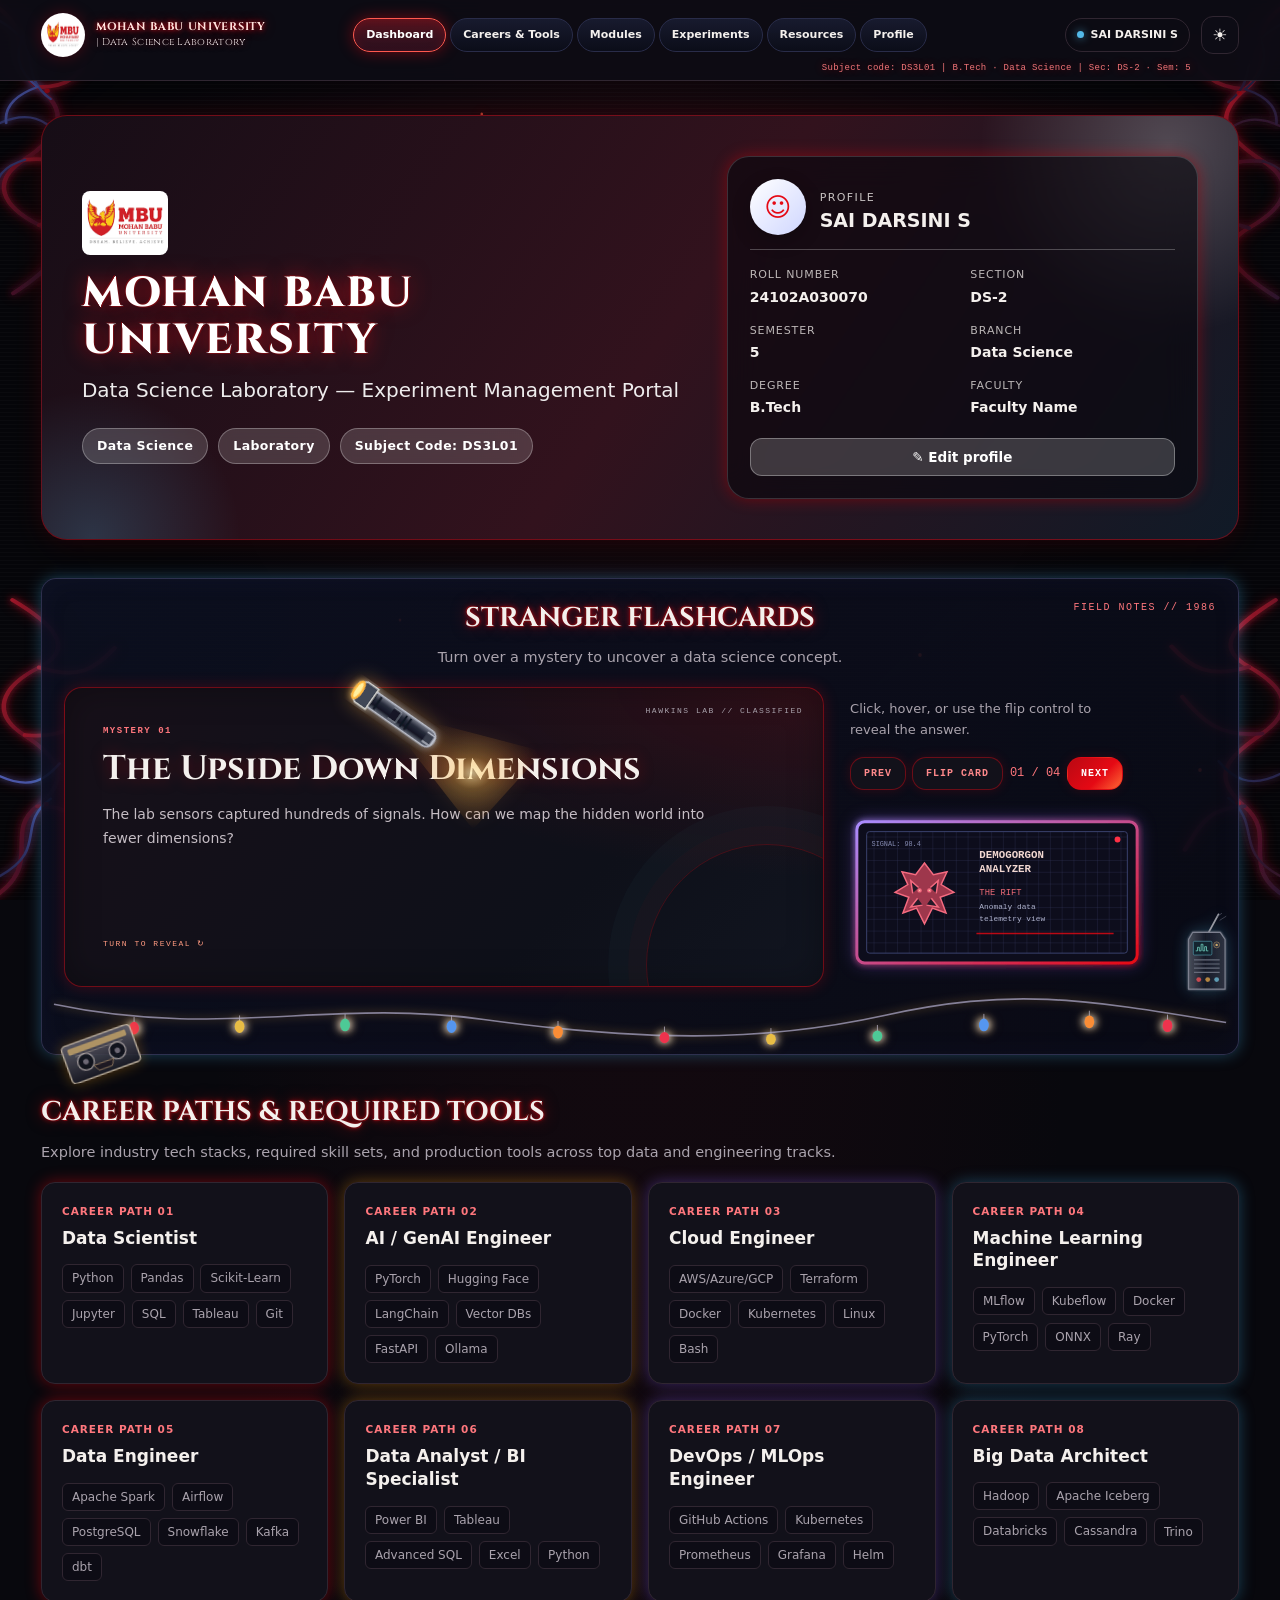
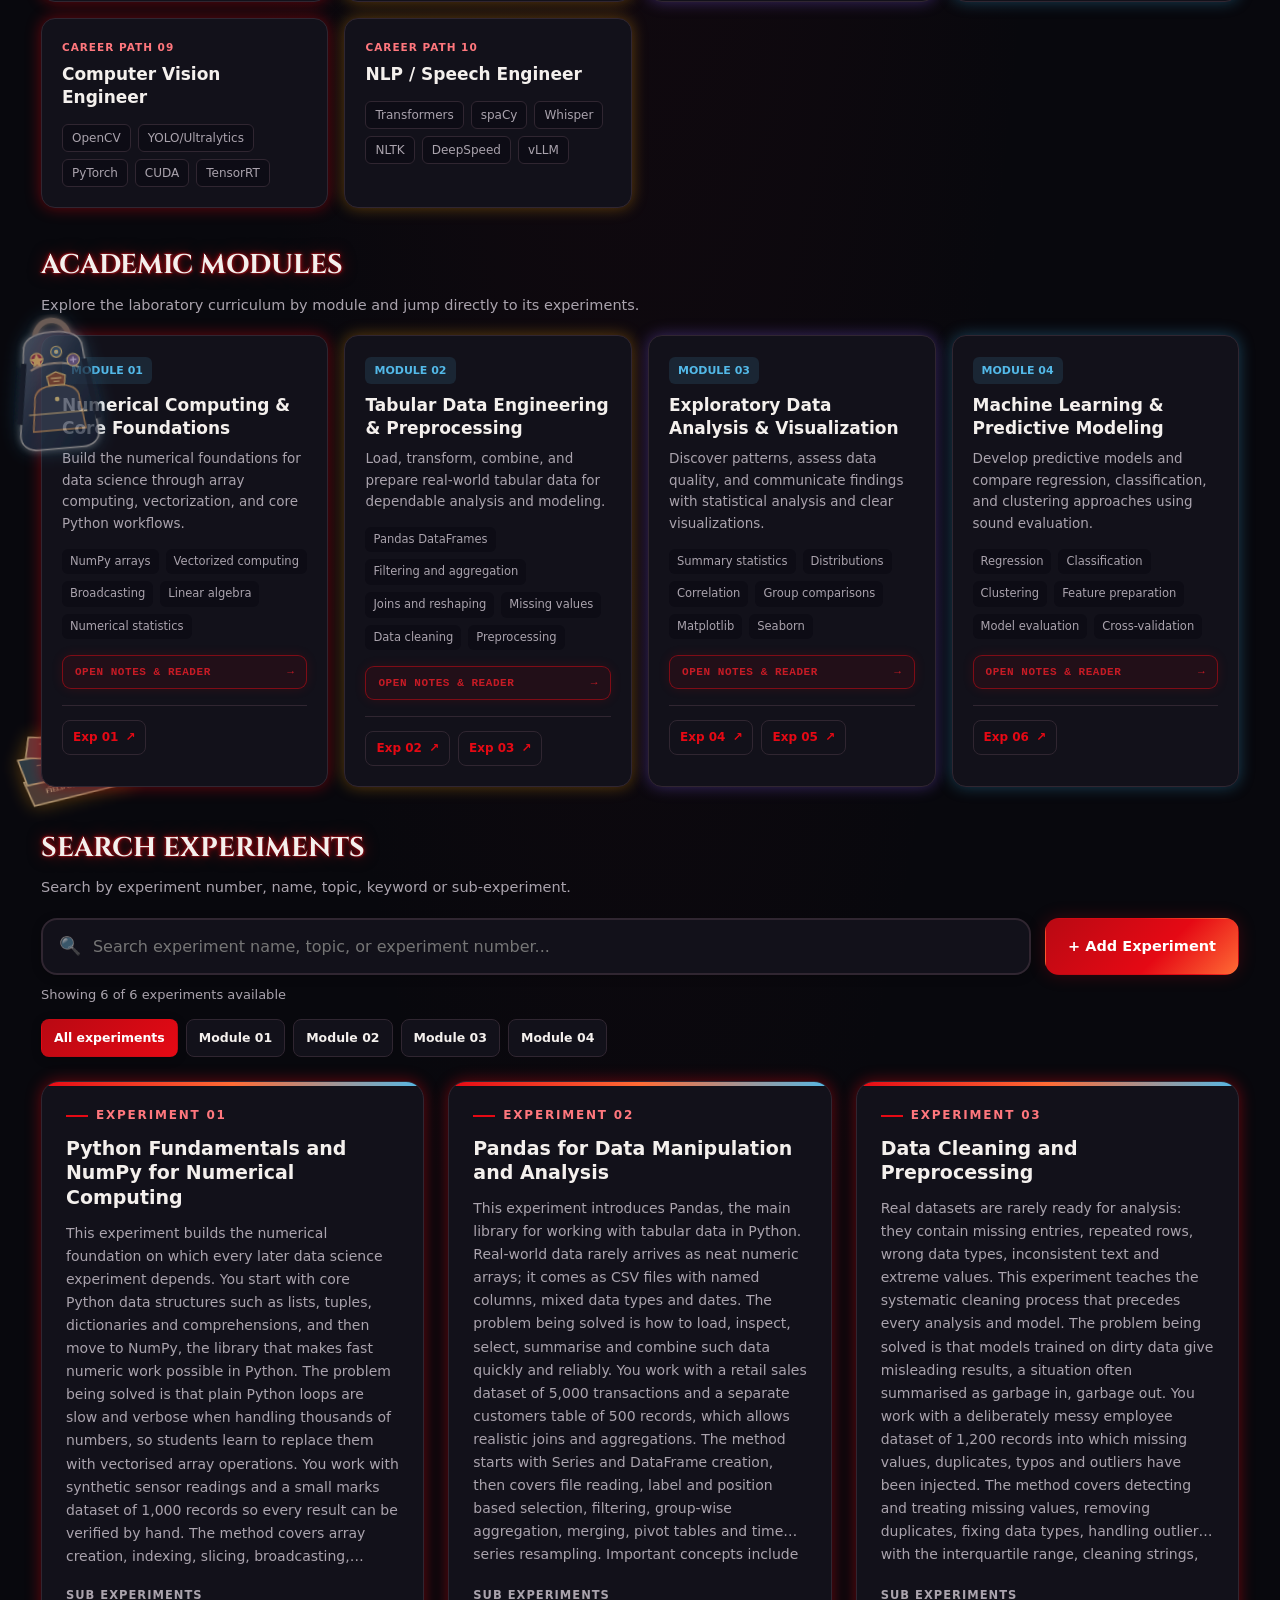
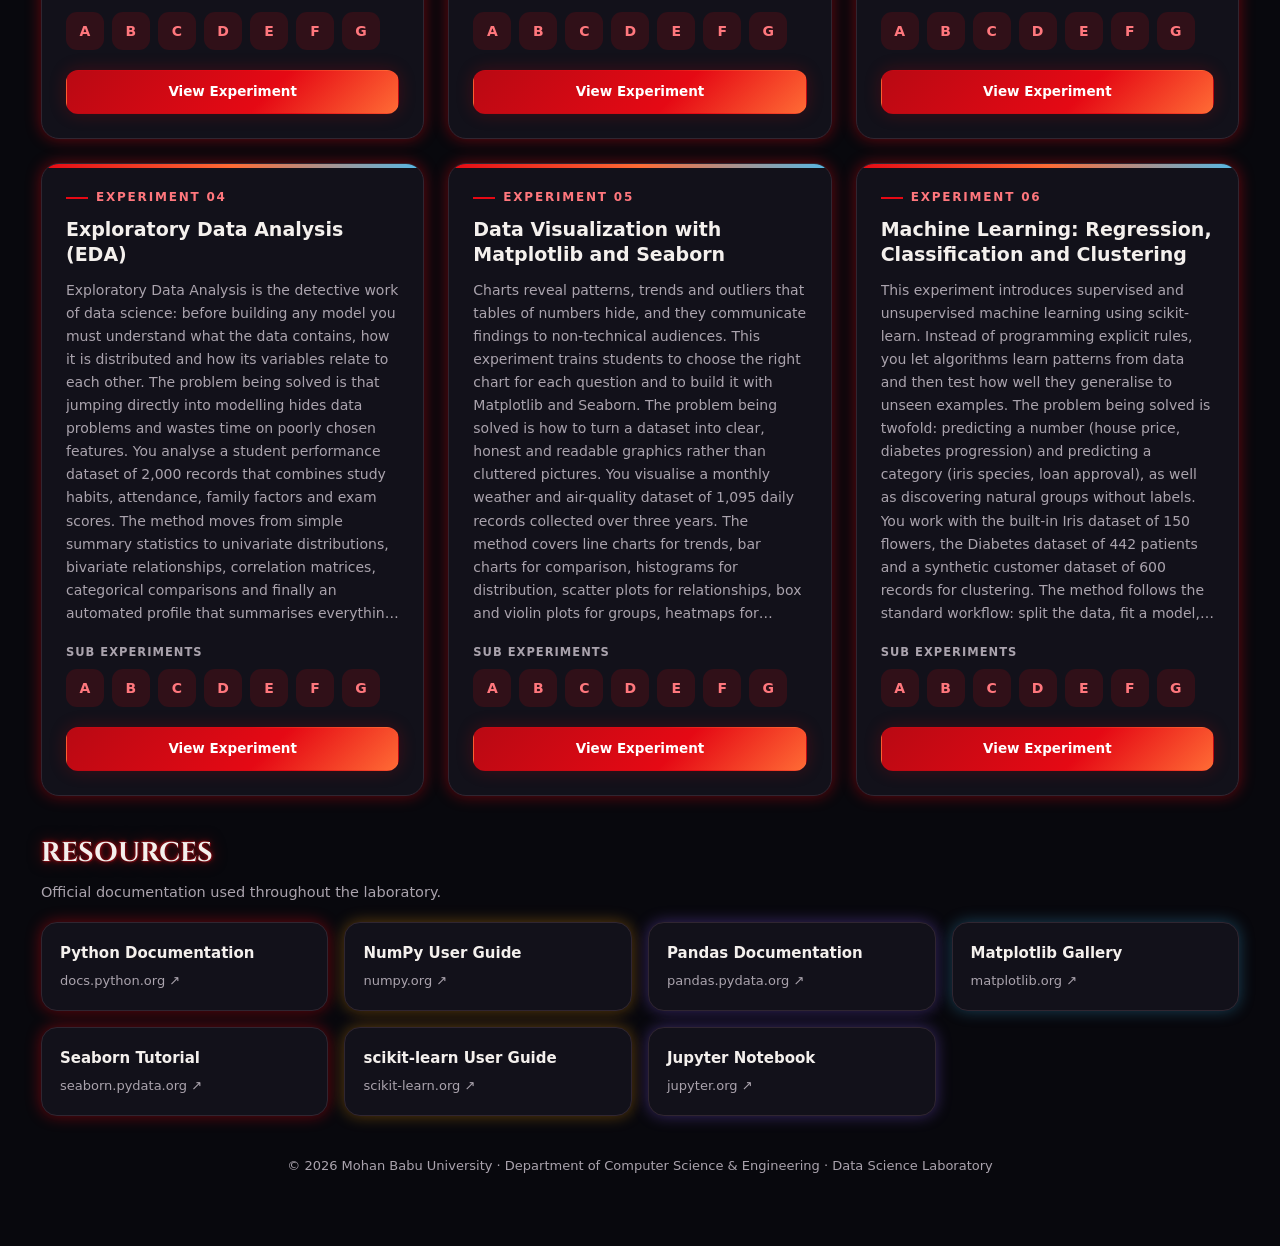
<file: index.html>
<!DOCTYPE html>
<html lang="en">
<head>
  <meta charset="UTF-8">
  <meta name="viewport" content="width=device-width, initial-scale=1">
  <title>Data Science Laboratory | Mohan Babu University</title>
  <meta name="description" content="Data Science Laboratory experiment portal of Mohan Babu University.">
  <link rel="preconnect" href="https://fonts.googleapis.com">
  <link rel="preconnect" href="https://fonts.gstatic.com" crossorigin>
  <link href="https://fonts.googleapis.com/css2?family=Cinzel:wght@500;600;700;800&display=swap" rel="stylesheet">
  <link rel="stylesheet" href="css/style.css">
  <script src="js/data.js"></script>
  <script src="js/notes-data.js"></script>
</head>
<body>
<a class="sr-only" href="#experiments">Skip to experiments</a>
<div class="layout">
  <div class="main">
    <header class="topbar">
      <div class="navbar-row">
        <div class="navbar-content" id="primaryNavigation"></div>
        <div class="navbar-actions">
          <span class="user-badge" id="activeUserBadge"></span>
          <button class="icon-btn" id="themeToggle" type="button"></button>
        </div>
      </div>
      <div class="topbar-meta" id="studentMeta"></div>
    </header>

    <main class="container page-enter">
      <div class="environment-decor" aria-hidden="true">
        <svg class="rift-vines" viewBox="0 0 1440 1200" preserveAspectRatio="none">
          <defs>
            <linearGradient id="vine-crimson" x1="0" y1="0" x2="1" y2="1"><stop stop-color="#ff2438"/><stop offset=".55" stop-color="#79152d"/><stop offset="1" stop-color="#292044"/></linearGradient>
            <linearGradient id="vine-indigo" x1="0" y1="0" x2="1" y2="1"><stop stop-color="#7185ff"/><stop offset=".5" stop-color="#34366f"/><stop offset="1" stop-color="#451b35"/></linearGradient>
            <filter id="vine-glow" x="-50%" y="-50%" width="200%" height="200%"><feGaussianBlur stdDeviation="4" result="blur"/><feMerge><feMergeNode in="blur"/><feMergeNode in="SourceGraphic"/></feMerge></filter>
          </defs>
          <g fill="none" stroke-linecap="round" stroke-linejoin="round" filter="url(#vine-glow)">
            <g stroke="url(#vine-crimson)" stroke-width="5">
              <path d="M-15 0C48 42 2 82 42 116S65 184 27 213 2 275 44 300 57 359 15 391"/>
              <path d="M42 116C87 117 91 91 106 62M28 213C75 207 99 231 117 263M44 300C88 284 106 297 129 326"/>
              <path d="M1455 0C1390 43 1442 79 1401 119S1383 186 1421 215 1448 275 1405 304 1394 365 1437 397"/>
              <path d="M1401 119C1356 116 1349 88 1333 60M1421 215C1371 210 1352 238 1331 268M1405 304C1361 286 1340 305 1318 333"/>
              <path d="M-12 1200C53 1154 2 1111 42 1075S64 1008 27 980 0 916 44 890 57 830 14 800"/>
              <path d="M42 1075C87 1074 91 1101 106 1130M28 980C75 986 99 961 117 930M44 890C88 906 106 893 129 864"/>
              <path d="M1452 1200C1388 1157 1441 1117 1400 1075S1383 1009 1420 978 1448 918 1405 889 1393 832 1435 800"/>
              <path d="M1400 1075C1356 1077 1348 1105 1333 1133M1420 978C1371 984 1351 959 1330 929M1405 889C1361 905 1340 891 1318 862"/>
            </g>
            <g stroke="url(#vine-indigo)" stroke-width="3">
              <path d="M0 28C54 65 17 98 57 132M0 164C33 147 52 160 67 181M1440 33C1386 68 1421 101 1382 136M1440 168C1406 149 1386 165 1371 186"/>
              <path d="M0 1168C55 1132 17 1100 57 1065M0 1035C34 1053 51 1040 67 1018M1440 1168C1386 1133 1421 1100 1382 1064M1440 1032C1406 1052 1386 1037 1371 1015"/>
              <path d="M42 116C17 92 18 70 26 48M42 116C12 129 5 147 7 164M28 213C3 222-5 238-4 254M1401 119C1426 94 1425 71 1417 48M1401 119C1431 131 1437 148 1436 165M1421 215C1446 224 1453 241 1452 258"/>
            </g>
          </g>
          <g fill="#e50914" opacity=".78">
            <circle cx="53" cy="121" r="3"/><circle cx="1394" cy="124" r="3"/><circle cx="52" cy="1072" r="3"/><circle cx="1393" cy="1071" r="3"/>
          </g>
        </svg>
        <svg class="ember-field" viewBox="0 0 1440 900" preserveAspectRatio="none">
          <circle cx="175" cy="132" r="2"/><circle cx="318" cy="360" r="1.5"/><circle cx="542" cy="114" r="1.5"/>
          <circle cx="1160" cy="220" r="2"/><circle cx="1290" cy="450" r="1.5"/><circle cx="1035" cy="655" r="2"/>
          <circle cx="285" cy="760" r="1.5"/><circle cx="815" cy="530" r="1.5"/><circle cx="694" cy="275" r="2"/>
          <circle cx="450" cy="620" r="1.5"/><circle cx="1350" cy="770" r="2"/><circle cx="90" cy="485" r="1.5"/>
        </svg>
      </div>
      <!-- HEADER + PROFILE -->
      <section class="hero" id="dashboard" aria-labelledby="uniName">
        <div class="hero-left">
          <img class="hero-logo" src="assets/images/mbu-logo.png" alt="Mohan Babu University Logo">
          <h1 class="uni-name" id="uniName">MOHAN BABU<br>UNIVERSITY</h1>
          <p class="uni-sub">Data Science Laboratory &mdash; Experiment Management Portal</p>
          <div class="hero-tags" id="heroTags"></div>
        </div>
        <aside class="hero-right">
          <div class="profile-card" id="profile" aria-label="Student profile">
            <div class="profile-head">
              <div class="avatar" aria-hidden="true">&#9786;</div>
              <div><small>Profile</small><h3 id="pName">SAI DARSINI S</h3></div>
            </div>
            <div class="profile-grid">
              <div><span>Roll Number</span><strong id="pRoll">24102A030070</strong></div>
              <div><span>Section</span><strong id="pSec">DS-2</strong></div>
              <div><span>Semester</span><strong id="pSem">5</strong></div>
              <div><span>Branch</span><strong id="pBranch">Data Science</strong></div>
              <div><span>Degree</span><strong id="pDegree">B.Tech</strong></div>
              <div><span>Faculty</span><strong id="pFaculty">Faculty Name</strong></div>
            </div>
            <button class="btn btn-sm edit-link" id="editProfileBtn" type="button">&#9998; Edit profile</button>
          </div>
        </aside>
      </section>

      <section id="flashcards" class="flashcards-section" aria-labelledby="flashcardsTitle">
        <svg class="flashlight-illustration" viewBox="0 0 280 190" aria-hidden="true">
          <defs>
            <radialGradient id="torch-beam"><stop stop-color="#fff4bd" stop-opacity=".8"/><stop offset=".28" stop-color="#ffbd4b" stop-opacity=".34"/><stop offset="1" stop-color="#ff8a22" stop-opacity="0"/></radialGradient>
            <linearGradient id="torch-metal" x2="0" y2="1"><stop stop-color="#858896"/><stop offset=".35" stop-color="#262b3a"/><stop offset=".7" stop-color="#111522"/><stop offset="1" stop-color="#737987"/></linearGradient>
            <filter id="torch-glow"><feGaussianBlur stdDeviation="5" result="b"/><feMerge><feMergeNode in="b"/><feMergeNode in="SourceGraphic"/></feMerge></filter>
          </defs>
          <path d="M90 39L270 86 176 190 79 65Z" fill="url(#torch-beam)" opacity=".8"/>
          <g transform="rotate(35 76 42)" filter="url(#torch-glow)">
            <rect x="25" y="29" width="108" height="24" rx="10" fill="url(#torch-metal)" stroke="#b9bdc9" stroke-width="2"/>
            <path d="M34 31v20m8-20v20m42-19v18m7-18v18" stroke="#111522" stroke-width="3"/>
            <path d="M16 25h17v32H16l-9-6V31Z" fill="#414656" stroke="#d5d5d2" stroke-width="2"/>
            <ellipse cx="11" cy="41" rx="5" ry="13" fill="#fff0a0" stroke="#ffb83d" stroke-width="3"/>
            <path d="M119 34h12v14h-12" fill="#383d4b" stroke="#b9bdc9" stroke-width="2"/>
            <path d="M64 33h12v16H64" fill="#151925" stroke="#aeb4c1"/>
          </g>
        </svg>
        <div class="flashcards-heading">
          <div>
            <h2 class="section-title" id="flashcardsTitle">Stranger Flashcards</h2>
            <p class="section-sub">Turn over a mystery to uncover a data science concept.</p>
          </div>
          <span class="flashcards-kicker">FIELD NOTES // 1986</span>
        </div>
        <div class="flashcards-layout">
          <button class="flashcard" id="flashcard" type="button" aria-pressed="false" aria-label="Flip flashcard">
            <span class="flashcard-inner" id="flashcardInner"></span>
          </button>
          <div class="flashcards-controls">
            <p class="flashcard-hint">Click, hover, or use the flip control to reveal the answer.</p>
            <div class="flashcard-navigation">
              <button class="btn btn-ghost" id="previousFlashcard" type="button" aria-label="Previous flashcard">PREV</button>
              <button class="btn btn-ghost" id="flipFlashcard" type="button" aria-pressed="false">FLIP CARD</button>
              <span class="flashcard-count" id="flashcardCount" aria-live="polite"></span>
              <button class="btn btn-primary" id="nextFlashcard" type="button" aria-label="Next flashcard">NEXT</button>
            </div>
            <svg class="rift-analyzer" viewBox="0 0 300 166" aria-hidden="true">
              <defs>
                <linearGradient id="monitor-edge" x2="1" y2="1"><stop stop-color="#a98cff"/><stop offset="1" stop-color="#e50914"/></linearGradient>
                <pattern id="monitor-grid" width="12" height="12" patternUnits="userSpaceOnUse"><path d="M12 0H0V12" fill="none" stroke="#32365a" stroke-width=".6"/></pattern>
                <filter id="monitor-glow"><feGaussianBlur stdDeviation="3" result="blur"/><feMerge><feMergeNode in="blur"/><feMergeNode in="SourceGraphic"/></feMerge></filter>
              </defs>
              <rect x="7" y="9" width="286" height="144" rx="8" fill="#100f1b" stroke="url(#monitor-edge)" stroke-width="3" filter="url(#monitor-glow)"/>
              <rect x="17" y="19" width="266" height="124" rx="3" fill="url(#monitor-grid)" stroke="#3b426e"/>
              <g fill="#f1d7d0" font-family="monospace">
                <text x="132" y="46" font-size="11" font-weight="700">DEMOGORGON</text>
                <text x="132" y="60" font-size="11" font-weight="700">ANALYZER</text>
                <text x="132" y="84" font-size="9" fill="#ed6b77">THE RIFT</text>
                <text x="132" y="98" font-size="8" fill="#aeb2cc">Anomaly data</text>
                <text x="132" y="110" font-size="8" fill="#aeb2cc">telemetry view</text>
              </g>
              <g transform="translate(76 84)" fill="#9e374c" stroke="#f56b80" stroke-width="1.5">
                <path d="M0-33-9-21-23-24-17-11-30-3-16 2-22 18-8 13 0 29 8 13 22 18 16 2 30-3 17-11 23-24 9-21Z"/>
                <path d="M-6-8l-8-7 2 13m18-6 8-7-2 13M-7 3l-7 9 12-2m9-7 7 9-12-2" fill="#251a28"/>
                <circle cx="-5" cy="-5" r="1.5" fill="#ffc6a4"/><circle cx="5" cy="-5" r="1.5" fill="#ffc6a4"/>
              </g>
              <path d="M129 123h140" stroke="#e50914" stroke-width="1.5" opacity=".8"/>
              <circle cx="273" cy="27" r="3" fill="#ff3045"/>
              <text x="22" y="34" fill="#858bb2" font-family="monospace" font-size="7">SIGNAL: 98.4</text>
            </svg>
            <svg class="radio-illustration" viewBox="0 0 92 145" aria-hidden="true">
              <defs><linearGradient id="radio-case" x2="1"><stop stop-color="#555b68"/><stop offset=".45" stop-color="#191e2b"/><stop offset="1" stop-color="#343a49"/></linearGradient><filter id="radio-glow"><feGaussianBlur stdDeviation="2" result="b"/><feMerge><feMergeNode in="b"/><feMergeNode in="SourceGraphic"/></feMerge></filter></defs>
              <path d="M48 37 66 4" stroke="#b1b4bb" stroke-width="3" stroke-linecap="round"/>
              <path d="M63 8l9-6m-4 12 11-7" stroke="#6d7182" stroke-width="1"/>
              <g filter="url(#radio-glow)">
                <path d="M23 34h46l8 12v83H16V46Z" fill="url(#radio-case)" stroke="#9296a5" stroke-width="2"/>
                <rect x="24" y="49" width="31" height="23" rx="2" fill="#122c35" stroke="#66bad1"/>
                <path d="M28 65h3v-6h3v6h3v-11h3v11h3v-7h3v7h3" fill="none" stroke="#7ce0cd" stroke-width="1.5"/>
                <circle cx="63" cy="55" r="5" fill="#363b48" stroke="#c3a16c"/><circle cx="63" cy="55" r="2" fill="#edc578"/>
                <path d="M25 80h43M25 87h43M25 94h43M25 101h43" stroke="#777d8c" stroke-width="2"/>
                <circle cx="33" cy="113" r="4" fill="#e8545a"/><circle cx="48" cy="113" r="4" fill="#d29b48"/><circle cx="63" cy="113" r="4" fill="#6db5cf"/>
              </g>
            </svg>
          </div>
        </div>
        <svg class="cassette-illustration" viewBox="0 0 112 72" aria-hidden="true">
          <defs><linearGradient id="cassette-shell" x2="0" y2="1"><stop stop-color="#63616c"/><stop offset="1" stop-color="#1a1b26"/></linearGradient></defs>
          <g transform="rotate(-10 56 36)">
            <rect x="4" y="8" width="104" height="56" rx="6" fill="url(#cassette-shell)" stroke="#d0c2ae" stroke-width="2"/>
            <rect x="12" y="14" width="88" height="9" rx="2" fill="#c4a66e"/>
            <circle cx="32" cy="39" r="12" fill="#12141d" stroke="#aaa2a3" stroke-width="2"/><circle cx="32" cy="39" r="4" fill="#797480"/>
            <circle cx="80" cy="39" r="12" fill="#12141d" stroke="#aaa2a3" stroke-width="2"/><circle cx="80" cy="39" r="4" fill="#797480"/>
            <path d="M41 48h30l-5 9H46Z" fill="#201b25" stroke="#bf9d75"/>
            <path d="M20 27h72" stroke="#dfd1bd" stroke-width="1" opacity=".6"/>
          </g>
        </svg>
        <svg class="fairy-lights" viewBox="0 0 1200 58" preserveAspectRatio="none" aria-hidden="true">
          <path d="M0 8C170 52 280 0 440 27S720 57 850 22 1050 0 1200 31" fill="none" stroke="#858098" stroke-width="2"/>
          <g class="light-bulbs">
            <path d="M82 24v8" stroke="#a29bab"/><ellipse cx="82" cy="38" rx="5" ry="8" fill="#ed334d"/>
            <path d="M190 22v8" stroke="#a29bab"/><ellipse cx="190" cy="36" rx="5" ry="8" fill="#e8bd45"/>
            <path d="M298 20v8" stroke="#a29bab"/><ellipse cx="298" cy="34" rx="5" ry="8" fill="#4dc996"/>
            <path d="M407 22v8" stroke="#a29bab"/><ellipse cx="407" cy="36" rx="5" ry="8" fill="#5596ef"/>
            <path d="M516 29v8" stroke="#a29bab"/><ellipse cx="516" cy="43" rx="5" ry="8" fill="#fa8d36"/>
            <path d="M625 36v8" stroke="#a29bab"/><ellipse cx="625" cy="50" rx="5" ry="7" fill="#ed334d"/>
            <path d="M734 38v8" stroke="#a29bab"/><ellipse cx="734" cy="52" rx="5" ry="7" fill="#e8bd45"/>
            <path d="M843 34v8" stroke="#a29bab"/><ellipse cx="843" cy="48" rx="5" ry="7" fill="#4dc996"/>
            <path d="M952 20v8" stroke="#a29bab"/><ellipse cx="952" cy="34" rx="5" ry="8" fill="#5596ef"/>
            <path d="M1060 16v8" stroke="#a29bab"/><ellipse cx="1060" cy="30" rx="5" ry="8" fill="#fa8d36"/>
            <path d="M1140 21v8" stroke="#a29bab"/><ellipse cx="1140" cy="35" rx="5" ry="8" fill="#ed334d"/>
          </g>
        </svg>
      </section>

      <!-- CAREERS & TOOLS OVERVIEW (NEW SECTION) -->
      <section id="careers-overview" aria-labelledby="careerTitle" class="career-section">
        <h2 class="section-title" id="careerTitle">Career Paths & Required Tools</h2>
        <p class="section-sub">Explore industry tech stacks, required skill sets, and production tools across top data and engineering tracks.</p>
        <div id="careersGrid" class="career-grid"></div>
      </section>

      <section id="modules-section" aria-labelledby="modulesTitle" class="modules-section">
        <svg class="backpack-illustration" viewBox="0 0 150 184" aria-hidden="true">
          <defs><linearGradient id="bag-canvas" x2="1" y2="1"><stop stop-color="#657084"/><stop offset=".48" stop-color="#273449"/><stop offset="1" stop-color="#182133"/></linearGradient><filter id="bag-shadow"><feGaussianBlur stdDeviation="4" result="b"/><feMerge><feMergeNode in="b"/><feMergeNode in="SourceGraphic"/></feMerge></filter></defs>
          <g filter="url(#bag-shadow)" stroke="#a4a3a4" stroke-width="2">
            <path d="M52 37c0-19 10-29 23-29s23 10 23 29" fill="none" stroke="#8c786e" stroke-width="7"/>
            <path d="M37 45c0-13 12-22 38-22s38 9 38 22l12 109c1 12-9 20-22 20H46c-13 0-23-8-22-20Z" fill="url(#bag-canvas)"/>
            <path d="M46 111c0-13 11-19 29-19s29 6 29 19l5 39H41Z" fill="#384356" stroke="#b58a5e"/>
            <path d="M44 71c14-10 48-10 62 0" fill="none" stroke="#a7988b" stroke-width="3"/>
            <path d="M36 61 24 139m90-78 12 78" fill="none" stroke="#1b2432" stroke-width="7"/>
          </g>
          <g stroke="#e3c17a" stroke-width="1.5">
            <circle cx="53" cy="57" r="8" fill="#9b3d50"/><path d="m53 51 2 5 5 1-4 3 1 5-4-3-4 3 1-5-4-3 5-1Z" fill="#e6bf73"/>
            <circle cx="79" cy="49" r="7" fill="#425f7c"/><circle cx="79" cy="49" r="2" fill="#a9d5dd"/>
            <circle cx="100" cy="61" r="8" fill="#725a89"/><path d="M96 61h8m-4-4v8" stroke="#d8c2e9"/>
            <path d="m64 80 12-5 12 5-2 12H66Z" fill="#8b4d38"/><path d="M69 83h14m-11 4h8" stroke="#efcb89"/>
          </g>
          <path d="M37 128h76" stroke="#d4b783" stroke-width="2" opacity=".8"/>
          <circle cx="75" cy="110" r="3" fill="#e1c783"/>
        </svg>
        <svg class="books-illustration" viewBox="0 0 180 116" aria-hidden="true">
          <g stroke="#c5a77d" stroke-width="2">
            <path d="m20 76 124-20 13 28-126 22Z" fill="#57443b"/>
            <path d="m14 48 130-14 10 27L24 80Z" fill="#34434b"/>
            <path d="m29 20 119 9-3 25-121-8Z" fill="#743d3c"/>
          </g>
          <path d="m42 29 89 7m-94 20 99-11m-87 39 91-17" stroke="#e2c89e" stroke-width="1" opacity=".7"/>
          <g fill="#dfc99f" font-family="Georgia,serif" font-weight="700" font-size="8">
            <text x="53" y="42" transform="rotate(4 53 42)">HAWKINS HIGH</text>
            <text x="51" y="66" transform="rotate(-6 51 66)">SCIENCE</text>
            <text x="47" y="91" transform="rotate(-9 47 91)">FIELD GUIDE</text>
          </g>
        </svg>
        <h2 class="section-title" id="modulesTitle">Academic Modules</h2>
        <p class="section-sub">Explore the laboratory curriculum by module and jump directly to its experiments.</p>
        <div id="modulesGrid" class="modules-grid"></div>
      </section>

      <!-- SEARCH -->
      <section id="experiments" aria-labelledby="searchTitle" class="dashboard-section">
        <h2 class="section-title" id="searchTitle">Search Experiments</h2>
        <p class="section-sub">Search by experiment number, name, topic, keyword or sub-experiment.</p>
        <div class="search-row">
          <div class="search-box">
            <span class="s-ico" aria-hidden="true">&#128269;</span>
            <label class="sr-only" for="searchInput">Search experiments</label>
            <input type="search" id="searchInput" placeholder="Search experiment name, topic, or experiment number..." autocomplete="off">
          </div>
          <button class="btn btn-primary" id="addBtn" type="button" aria-haspopup="dialog">+ Add Experiment</button>
        </div>
        <div class="search-meta" id="searchMeta" aria-live="polite"></div>
        <div id="moduleFilters" class="module-filters" role="group" aria-label="Filter experiments by academic module"></div>

        <div class="grid" id="grid"></div>
        <div class="empty" id="empty" hidden>
          <div class="big" aria-hidden="true">&#128269;</div>
          <h3>No experiments found</h3>
          <p>Try searching with another keyword.</p>
        </div>
      </section>

      <!-- RESOURCES -->
      <section id="resources" aria-labelledby="resTitle">
        <h2 class="section-title" id="resTitle">Resources</h2>
        <p class="section-sub">Official documentation used throughout the laboratory.</p>
        <div class="resources-list" id="resourcesList"></div>
      </section>

      <footer class="footer">&copy; <span id="year"></span> Mohan Babu University &middot; Department of Computer Science &amp; Engineering &middot; Data Science Laboratory</footer>
    </main>
  </div>
</div>

<!-- ADD EXPERIMENT MODAL -->
<div class="modal-overlay" id="addOverlay" aria-hidden="true">
  <div class="modal" role="dialog" aria-modal="true" aria-labelledby="addTitle">
    <div class="modal-head">
      <div><h3 id="addTitle">Add Experiment</h3><p>New experiments are saved in this browser and appear on the dashboard.</p></div>
      <button class="icon-btn" type="button" data-close aria-label="Close dialog">&#10005;</button>
    </div>
    <form id="addForm" novalidate>
      <div class="form-grid">
        <div class="field">
          <label for="fNumber">Experiment Number *</label>
          <input id="fNumber" name="number" type="number" min="1" max="99" placeholder="e.g. 7" required>
          <span class="err" id="eNumber" role="alert"></span>
        </div>
        <div class="field">
          <label for="fName">Experiment Name *</label>
          <input id="fName" name="name" type="text" maxlength="120" placeholder="e.g. Time Series Forecasting" required>
          <span class="err" id="eName" role="alert"></span>
        </div>
        <div class="field full">
          <label for="fDesc">Description *</label>
          <textarea id="fDesc" name="description" rows="4" placeholder="Purpose, dataset, method and expected learning..." required></textarea>
          <span class="err" id="eDesc" role="alert"></span>
        </div>
        <div class="field">
          <label for="fYt">YouTube URL</label>
          <input id="fYt" name="youtube" type="url" placeholder="https://www.youtube.com/watch?v=...">
          <span class="err" id="eYt" role="alert"></span>
        </div>
        <div class="field">
          <label for="fGh">GitHub URL</label>
          <input id="fGh" name="github" type="url" placeholder="https://github.com/user/repo">
          <span class="err" id="eGh" role="alert"></span>
        </div>
        <div class="field full">
          <label for="fSubs">Sub-experiment names</label>
          <textarea id="fSubs" name="subs" rows="3" placeholder="One per line or comma separated, e.g. Trend analysis, Seasonality, ARIMA"></textarea>
          <small>Leave empty for three default parts.</small>
          <span class="err" id="eSubs" role="alert"></span>
        </div>
      </div>
      <div class="modal-actions">
        <button class="btn btn-ghost" type="button" data-close>Cancel</button>
        <button class="btn btn-primary" type="submit">Save Experiment</button>
      </div>
    </form>
  </div>
</div>

<!-- EDIT PROFILE MODAL -->
<div class="modal-overlay" id="profileOverlay" aria-hidden="true">
  <div class="modal" role="dialog" aria-modal="true" aria-labelledby="profTitle">
    <div class="modal-head">
      <div><h3 id="profTitle">Edit Profile</h3><p>Shown in the dashboard profile card and saved in this browser.</p></div>
      <button class="icon-btn" type="button" data-close aria-label="Close dialog">&#10005;</button>
    </div>
    <form id="profileForm" novalidate>
      <div class="form-grid">
        <div class="field"><label for="sName">Student Name</label><input id="sName" name="name" type="text" maxlength="60" value="SAI DARSINI S"></div>
        <div class="field"><label for="sRoll">Roll Number</label><input id="sRoll" name="roll" type="text" maxlength="30" value="24102A030070"></div>
        <div class="field"><label for="sSec">Section</label><input id="sSec" name="sec" type="text" maxlength="20" value="DS-2"></div>
        <div class="field"><label for="sSem">Semester</label><input id="sSem" name="sem" type="text" maxlength="20" value="5"></div>
        <div class="field"><label for="sBranch">Branch</label><input id="sBranch" name="branch" type="text" maxlength="60" value="Data Science"></div>
        <div class="field"><label for="sFaculty">Faculty Name</label><input id="sFaculty" name="faculty" type="text" maxlength="60" value="Faculty Name"></div>
        <div class="field"><label for="sDegree">Degree</label><input id="sDegree" name="degree" type="text" maxlength="30" value="B.Tech"></div>
      </div>
      <div class="modal-actions">
        <button class="btn btn-ghost" type="button" data-close>Cancel</button>
        <button class="btn btn-primary" type="submit">Save Profile</button>
      </div>
    </form>
  </div>
</div>

<!-- MODULE NOTES READER -->
<div class="modal-overlay notes-overlay" id="notesOverlay" aria-hidden="true">
  <section class="modal notes-dialog" role="dialog" aria-modal="true" aria-labelledby="notesTitle">
    <div class="modal-head notes-head">
      <div>
        <p class="notes-kicker">HAWKINS LAB // FIELD ARCHIVE</p>
        <h3 id="notesTitle">Module Notes</h3>
        <p id="notesSubtitle">Laboratory notes and worked examples</p>
      </div>
      <button class="icon-btn" id="closeNotesReader" type="button" aria-label="Close notes reader">&#10005;</button>
    </div>
    <div class="notes-toolbar" aria-label="Reader settings">
      <div class="notes-control-group" role="group" aria-label="Page layout">
        <button class="notes-control is-active" type="button" data-reader-mode="book" aria-pressed="true">Book Flip</button>
        <button class="notes-control" type="button" data-reader-mode="scroll" aria-pressed="false">Vertical View</button>
      </div>
      <div class="notes-control-group" role="group" aria-label="Notes source">
        <button class="notes-control is-active" type="button" data-reader-source="native" aria-pressed="true">Native Notes</button>
        <button class="notes-control" type="button" data-reader-source="pdf" aria-pressed="false">Embedded PDF</button>
      </div>
      <button class="notes-download" id="downloadNotesPdf" type="button">&#8681; Download PDF</button>
    </div>
    <div class="notes-reader-error" id="notesReaderError" role="status" hidden></div>
    <div id="nativeNotesReader">
      <div class="notes-book-view" id="bookView">
        <div class="notes-book" id="notesBook" aria-live="polite">
          <div class="notes-spread" id="notesSpread"></div>
        </div>
        <div class="notes-pagination">
          <button class="notes-control" type="button" data-page-step="-1" aria-label="Previous page spread">&#9664; PREV PAGE</button>
          <span id="bookPageCount" aria-live="polite"></span>
          <span id="spreadCount" aria-live="polite"></span>
          <button class="notes-control" type="button" data-page-step="1" aria-label="Next page spread">NEXT PAGE &#9654;</button>
        </div>
      </div>
      <div class="notes-scroll-view" id="scrollView" hidden>
        <aside class="notes-thumbnails">
          <h4>Jump to page</h4>
          <div id="notesThumbnails"></div>
        </aside>
        <div class="notes-scroll-content">
          <div class="notes-zoom-controls" role="group" aria-label="Zoom controls">
            <button class="notes-control" type="button" data-zoom="-0.1" aria-label="Zoom out">−</button>
            <span id="zoomLevel">100%</span>
            <button class="notes-control" type="button" data-zoom="0.1" aria-label="Zoom in">+</button>
          </div>
          <div class="notes-pages-scroll" id="notesPagesScroll"></div>
        </div>
      </div>
    </div>
    <div class="notes-pdf-view" id="pdfNotesReader" hidden>
      <p id="pdfPathHint"></p>
      <iframe id="notesPdfFrame" title="Module PDF" loading="lazy"></iframe>
    </div>
    <div id="notePrintPages" aria-hidden="true"></div>
  </section>
</div>

<script src="js/index.js"></script>
<script src="js/notes-reader.js"></script>
</body>
</html>
</file>
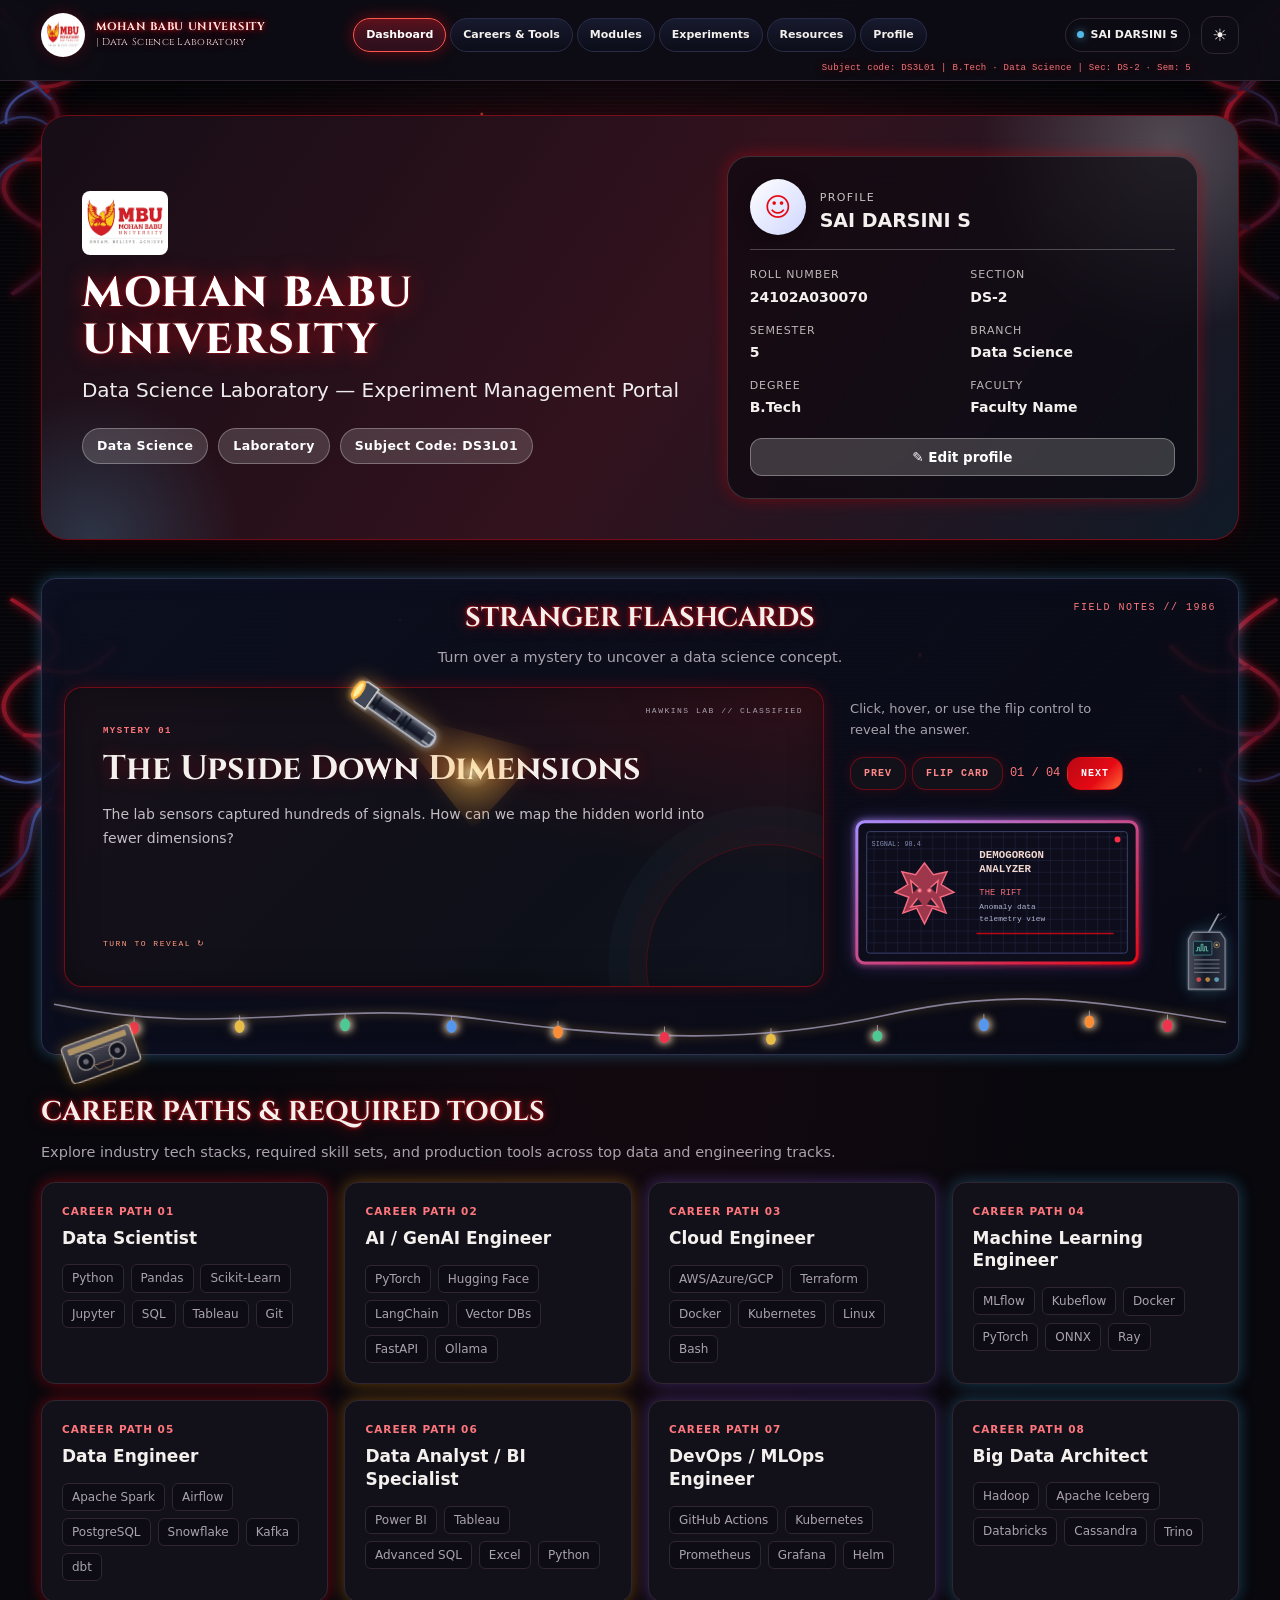
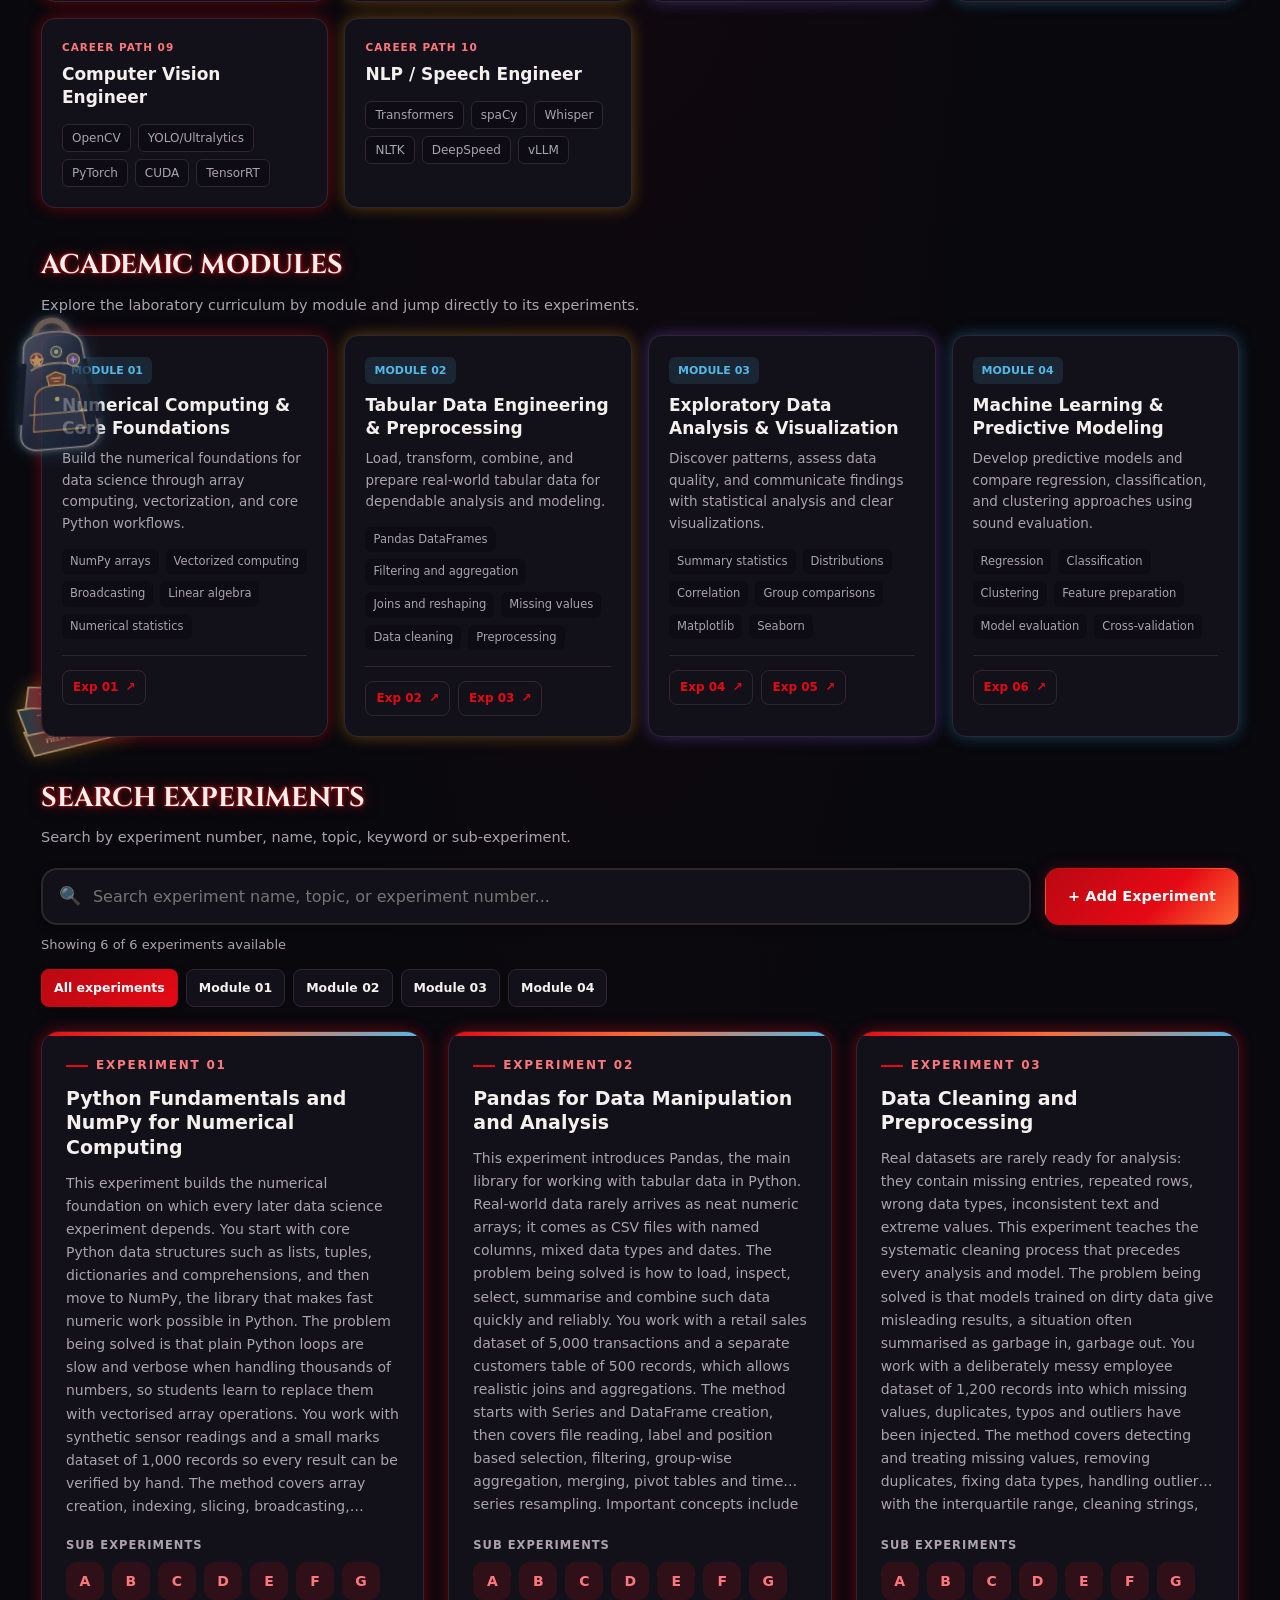
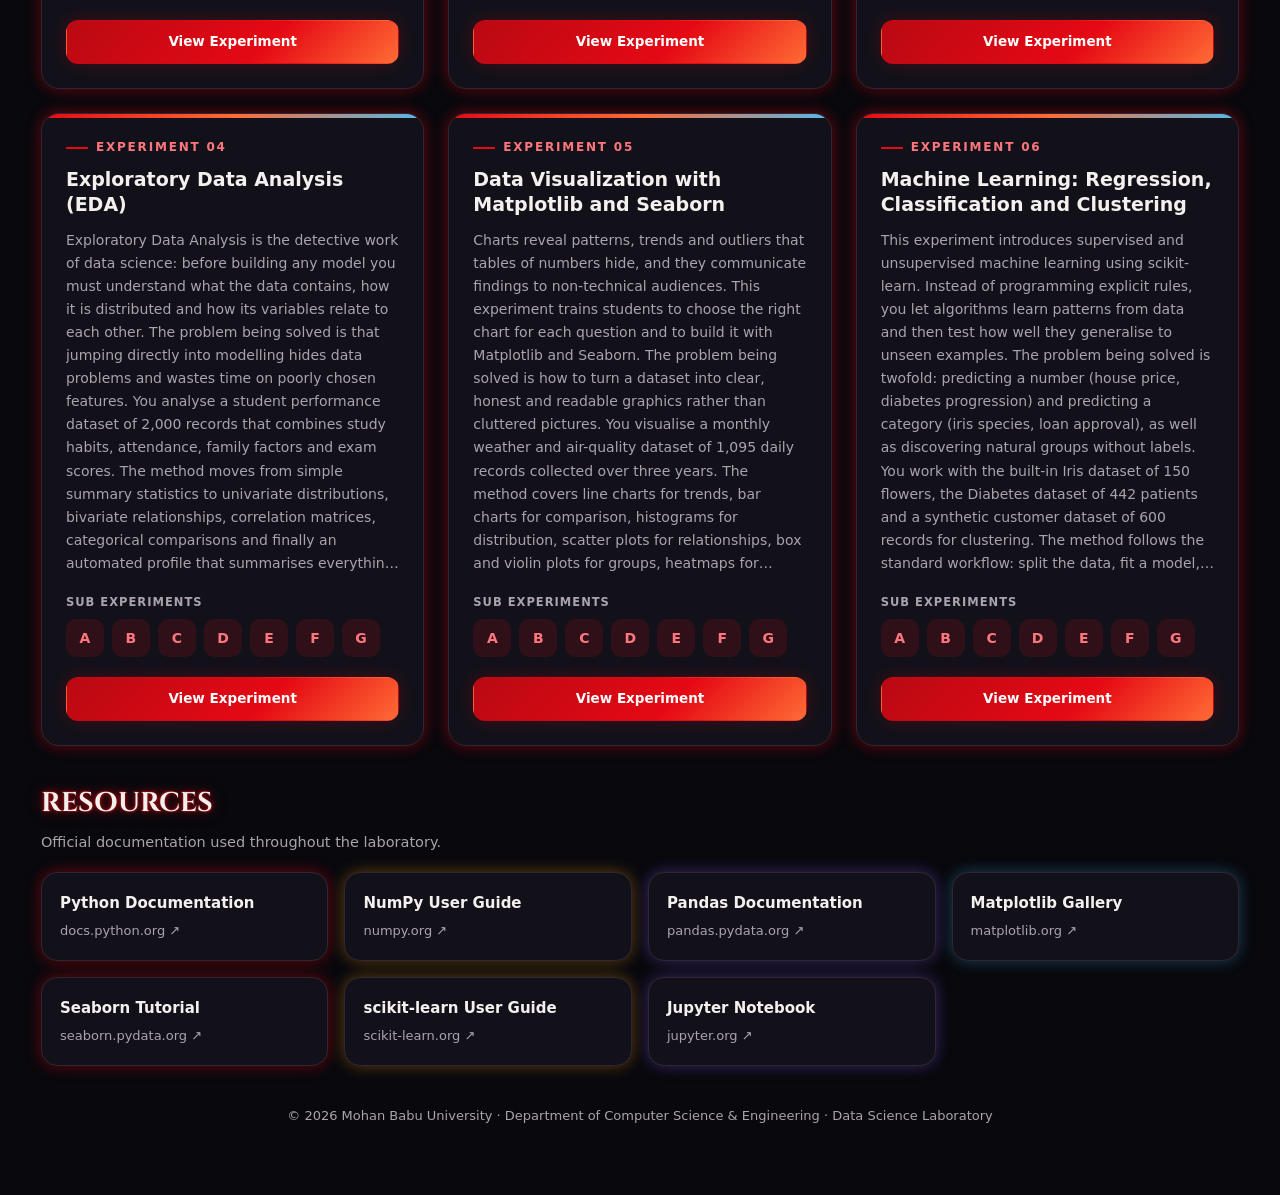
<file: project/index.html>
<!DOCTYPE html>
<html lang="en">
<head>
  <meta charset="UTF-8">
  <meta name="viewport" content="width=device-width, initial-scale=1">
  <title>Data Science Laboratory | Mohan Babu University</title>
  <meta name="description" content="Data Science Laboratory experiment portal of Mohan Babu University.">
  <link rel="preconnect" href="https://fonts.googleapis.com">
  <link rel="preconnect" href="https://fonts.gstatic.com" crossorigin>
  <link href="https://fonts.googleapis.com/css2?family=Cinzel:wght@500;600;700;800&display=swap" rel="stylesheet">
  <link rel="stylesheet" href="css/style.css">
  <script src="js/data.js"></script>
</head>
<body>
<a class="sr-only" href="#experiments">Skip to experiments</a>
<div class="layout">
  <div class="main">
    <header class="topbar">
      <div class="navbar-row">
        <div class="navbar-content" id="primaryNavigation"></div>
        <div class="navbar-actions">
          <span class="user-badge" id="activeUserBadge"></span>
          <button class="icon-btn" id="themeToggle" type="button"></button>
        </div>
      </div>
      <div class="topbar-meta" id="studentMeta"></div>
    </header>

    <main class="container page-enter">
      <div class="environment-decor" aria-hidden="true">
        <svg class="rift-vines" viewBox="0 0 1440 1200" preserveAspectRatio="none">
          <defs>
            <linearGradient id="vine-crimson" x1="0" y1="0" x2="1" y2="1"><stop stop-color="#ff2438"/><stop offset=".55" stop-color="#79152d"/><stop offset="1" stop-color="#292044"/></linearGradient>
            <linearGradient id="vine-indigo" x1="0" y1="0" x2="1" y2="1"><stop stop-color="#7185ff"/><stop offset=".5" stop-color="#34366f"/><stop offset="1" stop-color="#451b35"/></linearGradient>
            <filter id="vine-glow" x="-50%" y="-50%" width="200%" height="200%"><feGaussianBlur stdDeviation="4" result="blur"/><feMerge><feMergeNode in="blur"/><feMergeNode in="SourceGraphic"/></feMerge></filter>
          </defs>
          <g fill="none" stroke-linecap="round" stroke-linejoin="round" filter="url(#vine-glow)">
            <g stroke="url(#vine-crimson)" stroke-width="5">
              <path d="M-15 0C48 42 2 82 42 116S65 184 27 213 2 275 44 300 57 359 15 391"/>
              <path d="M42 116C87 117 91 91 106 62M28 213C75 207 99 231 117 263M44 300C88 284 106 297 129 326"/>
              <path d="M1455 0C1390 43 1442 79 1401 119S1383 186 1421 215 1448 275 1405 304 1394 365 1437 397"/>
              <path d="M1401 119C1356 116 1349 88 1333 60M1421 215C1371 210 1352 238 1331 268M1405 304C1361 286 1340 305 1318 333"/>
              <path d="M-12 1200C53 1154 2 1111 42 1075S64 1008 27 980 0 916 44 890 57 830 14 800"/>
              <path d="M42 1075C87 1074 91 1101 106 1130M28 980C75 986 99 961 117 930M44 890C88 906 106 893 129 864"/>
              <path d="M1452 1200C1388 1157 1441 1117 1400 1075S1383 1009 1420 978 1448 918 1405 889 1393 832 1435 800"/>
              <path d="M1400 1075C1356 1077 1348 1105 1333 1133M1420 978C1371 984 1351 959 1330 929M1405 889C1361 905 1340 891 1318 862"/>
            </g>
            <g stroke="url(#vine-indigo)" stroke-width="3">
              <path d="M0 28C54 65 17 98 57 132M0 164C33 147 52 160 67 181M1440 33C1386 68 1421 101 1382 136M1440 168C1406 149 1386 165 1371 186"/>
              <path d="M0 1168C55 1132 17 1100 57 1065M0 1035C34 1053 51 1040 67 1018M1440 1168C1386 1133 1421 1100 1382 1064M1440 1032C1406 1052 1386 1037 1371 1015"/>
              <path d="M42 116C17 92 18 70 26 48M42 116C12 129 5 147 7 164M28 213C3 222-5 238-4 254M1401 119C1426 94 1425 71 1417 48M1401 119C1431 131 1437 148 1436 165M1421 215C1446 224 1453 241 1452 258"/>
            </g>
          </g>
          <g fill="#e50914" opacity=".78">
            <circle cx="53" cy="121" r="3"/><circle cx="1394" cy="124" r="3"/><circle cx="52" cy="1072" r="3"/><circle cx="1393" cy="1071" r="3"/>
          </g>
        </svg>
        <svg class="ember-field" viewBox="0 0 1440 900" preserveAspectRatio="none">
          <circle cx="175" cy="132" r="2"/><circle cx="318" cy="360" r="1.5"/><circle cx="542" cy="114" r="1.5"/>
          <circle cx="1160" cy="220" r="2"/><circle cx="1290" cy="450" r="1.5"/><circle cx="1035" cy="655" r="2"/>
          <circle cx="285" cy="760" r="1.5"/><circle cx="815" cy="530" r="1.5"/><circle cx="694" cy="275" r="2"/>
          <circle cx="450" cy="620" r="1.5"/><circle cx="1350" cy="770" r="2"/><circle cx="90" cy="485" r="1.5"/>
        </svg>
      </div>
      <!-- HEADER + PROFILE -->
      <section class="hero" id="dashboard" aria-labelledby="uniName">
        <div class="hero-left">
          <img class="hero-logo" src="assets/images/mbu-logo.png" alt="Mohan Babu University Logo">
          <h1 class="uni-name" id="uniName">MOHAN BABU<br>UNIVERSITY</h1>
          <p class="uni-sub">Data Science Laboratory &mdash; Experiment Management Portal</p>
          <div class="hero-tags" id="heroTags"></div>
        </div>
        <aside class="hero-right">
          <div class="profile-card" id="profile" aria-label="Student profile">
            <div class="profile-head">
              <div class="avatar" aria-hidden="true">&#9786;</div>
              <div><small>Profile</small><h3 id="pName">SAI DARSINI S</h3></div>
            </div>
            <div class="profile-grid">
              <div><span>Roll Number</span><strong id="pRoll">24102A030070</strong></div>
              <div><span>Section</span><strong id="pSec">DS-2</strong></div>
              <div><span>Semester</span><strong id="pSem">5</strong></div>
              <div><span>Branch</span><strong id="pBranch">Data Science</strong></div>
              <div><span>Degree</span><strong id="pDegree">B.Tech</strong></div>
              <div><span>Faculty</span><strong id="pFaculty">Faculty Name</strong></div>
            </div>
            <button class="btn btn-sm edit-link" id="editProfileBtn" type="button">&#9998; Edit profile</button>
          </div>
        </aside>
      </section>

      <section id="flashcards" class="flashcards-section" aria-labelledby="flashcardsTitle">
        <svg class="flashlight-illustration" viewBox="0 0 280 190" aria-hidden="true">
          <defs>
            <radialGradient id="torch-beam"><stop stop-color="#fff4bd" stop-opacity=".8"/><stop offset=".28" stop-color="#ffbd4b" stop-opacity=".34"/><stop offset="1" stop-color="#ff8a22" stop-opacity="0"/></radialGradient>
            <linearGradient id="torch-metal" x2="0" y2="1"><stop stop-color="#858896"/><stop offset=".35" stop-color="#262b3a"/><stop offset=".7" stop-color="#111522"/><stop offset="1" stop-color="#737987"/></linearGradient>
            <filter id="torch-glow"><feGaussianBlur stdDeviation="5" result="b"/><feMerge><feMergeNode in="b"/><feMergeNode in="SourceGraphic"/></feMerge></filter>
          </defs>
          <path d="M90 39L270 86 176 190 79 65Z" fill="url(#torch-beam)" opacity=".8"/>
          <g transform="rotate(35 76 42)" filter="url(#torch-glow)">
            <rect x="25" y="29" width="108" height="24" rx="10" fill="url(#torch-metal)" stroke="#b9bdc9" stroke-width="2"/>
            <path d="M34 31v20m8-20v20m42-19v18m7-18v18" stroke="#111522" stroke-width="3"/>
            <path d="M16 25h17v32H16l-9-6V31Z" fill="#414656" stroke="#d5d5d2" stroke-width="2"/>
            <ellipse cx="11" cy="41" rx="5" ry="13" fill="#fff0a0" stroke="#ffb83d" stroke-width="3"/>
            <path d="M119 34h12v14h-12" fill="#383d4b" stroke="#b9bdc9" stroke-width="2"/>
            <path d="M64 33h12v16H64" fill="#151925" stroke="#aeb4c1"/>
          </g>
        </svg>
        <div class="flashcards-heading">
          <div>
            <h2 class="section-title" id="flashcardsTitle">Stranger Flashcards</h2>
            <p class="section-sub">Turn over a mystery to uncover a data science concept.</p>
          </div>
          <span class="flashcards-kicker">FIELD NOTES // 1986</span>
        </div>
        <div class="flashcards-layout">
          <button class="flashcard" id="flashcard" type="button" aria-pressed="false" aria-label="Flip flashcard">
            <span class="flashcard-inner" id="flashcardInner"></span>
          </button>
          <div class="flashcards-controls">
            <p class="flashcard-hint">Click, hover, or use the flip control to reveal the answer.</p>
            <div class="flashcard-navigation">
              <button class="btn btn-ghost" id="previousFlashcard" type="button" aria-label="Previous flashcard">PREV</button>
              <button class="btn btn-ghost" id="flipFlashcard" type="button" aria-pressed="false">FLIP CARD</button>
              <span class="flashcard-count" id="flashcardCount" aria-live="polite"></span>
              <button class="btn btn-primary" id="nextFlashcard" type="button" aria-label="Next flashcard">NEXT</button>
            </div>
            <svg class="rift-analyzer" viewBox="0 0 300 166" aria-hidden="true">
              <defs>
                <linearGradient id="monitor-edge" x2="1" y2="1"><stop stop-color="#a98cff"/><stop offset="1" stop-color="#e50914"/></linearGradient>
                <pattern id="monitor-grid" width="12" height="12" patternUnits="userSpaceOnUse"><path d="M12 0H0V12" fill="none" stroke="#32365a" stroke-width=".6"/></pattern>
                <filter id="monitor-glow"><feGaussianBlur stdDeviation="3" result="blur"/><feMerge><feMergeNode in="blur"/><feMergeNode in="SourceGraphic"/></feMerge></filter>
              </defs>
              <rect x="7" y="9" width="286" height="144" rx="8" fill="#100f1b" stroke="url(#monitor-edge)" stroke-width="3" filter="url(#monitor-glow)"/>
              <rect x="17" y="19" width="266" height="124" rx="3" fill="url(#monitor-grid)" stroke="#3b426e"/>
              <g fill="#f1d7d0" font-family="monospace">
                <text x="132" y="46" font-size="11" font-weight="700">DEMOGORGON</text>
                <text x="132" y="60" font-size="11" font-weight="700">ANALYZER</text>
                <text x="132" y="84" font-size="9" fill="#ed6b77">THE RIFT</text>
                <text x="132" y="98" font-size="8" fill="#aeb2cc">Anomaly data</text>
                <text x="132" y="110" font-size="8" fill="#aeb2cc">telemetry view</text>
              </g>
              <g transform="translate(76 84)" fill="#9e374c" stroke="#f56b80" stroke-width="1.5">
                <path d="M0-33-9-21-23-24-17-11-30-3-16 2-22 18-8 13 0 29 8 13 22 18 16 2 30-3 17-11 23-24 9-21Z"/>
                <path d="M-6-8l-8-7 2 13m18-6 8-7-2 13M-7 3l-7 9 12-2m9-7 7 9-12-2" fill="#251a28"/>
                <circle cx="-5" cy="-5" r="1.5" fill="#ffc6a4"/><circle cx="5" cy="-5" r="1.5" fill="#ffc6a4"/>
              </g>
              <path d="M129 123h140" stroke="#e50914" stroke-width="1.5" opacity=".8"/>
              <circle cx="273" cy="27" r="3" fill="#ff3045"/>
              <text x="22" y="34" fill="#858bb2" font-family="monospace" font-size="7">SIGNAL: 98.4</text>
            </svg>
            <svg class="radio-illustration" viewBox="0 0 92 145" aria-hidden="true">
              <defs><linearGradient id="radio-case" x2="1"><stop stop-color="#555b68"/><stop offset=".45" stop-color="#191e2b"/><stop offset="1" stop-color="#343a49"/></linearGradient><filter id="radio-glow"><feGaussianBlur stdDeviation="2" result="b"/><feMerge><feMergeNode in="b"/><feMergeNode in="SourceGraphic"/></feMerge></filter></defs>
              <path d="M48 37 66 4" stroke="#b1b4bb" stroke-width="3" stroke-linecap="round"/>
              <path d="M63 8l9-6m-4 12 11-7" stroke="#6d7182" stroke-width="1"/>
              <g filter="url(#radio-glow)">
                <path d="M23 34h46l8 12v83H16V46Z" fill="url(#radio-case)" stroke="#9296a5" stroke-width="2"/>
                <rect x="24" y="49" width="31" height="23" rx="2" fill="#122c35" stroke="#66bad1"/>
                <path d="M28 65h3v-6h3v6h3v-11h3v11h3v-7h3v7h3" fill="none" stroke="#7ce0cd" stroke-width="1.5"/>
                <circle cx="63" cy="55" r="5" fill="#363b48" stroke="#c3a16c"/><circle cx="63" cy="55" r="2" fill="#edc578"/>
                <path d="M25 80h43M25 87h43M25 94h43M25 101h43" stroke="#777d8c" stroke-width="2"/>
                <circle cx="33" cy="113" r="4" fill="#e8545a"/><circle cx="48" cy="113" r="4" fill="#d29b48"/><circle cx="63" cy="113" r="4" fill="#6db5cf"/>
              </g>
            </svg>
          </div>
        </div>
        <svg class="cassette-illustration" viewBox="0 0 112 72" aria-hidden="true">
          <defs><linearGradient id="cassette-shell" x2="0" y2="1"><stop stop-color="#63616c"/><stop offset="1" stop-color="#1a1b26"/></linearGradient></defs>
          <g transform="rotate(-10 56 36)">
            <rect x="4" y="8" width="104" height="56" rx="6" fill="url(#cassette-shell)" stroke="#d0c2ae" stroke-width="2"/>
            <rect x="12" y="14" width="88" height="9" rx="2" fill="#c4a66e"/>
            <circle cx="32" cy="39" r="12" fill="#12141d" stroke="#aaa2a3" stroke-width="2"/><circle cx="32" cy="39" r="4" fill="#797480"/>
            <circle cx="80" cy="39" r="12" fill="#12141d" stroke="#aaa2a3" stroke-width="2"/><circle cx="80" cy="39" r="4" fill="#797480"/>
            <path d="M41 48h30l-5 9H46Z" fill="#201b25" stroke="#bf9d75"/>
            <path d="M20 27h72" stroke="#dfd1bd" stroke-width="1" opacity=".6"/>
          </g>
        </svg>
        <svg class="fairy-lights" viewBox="0 0 1200 58" preserveAspectRatio="none" aria-hidden="true">
          <path d="M0 8C170 52 280 0 440 27S720 57 850 22 1050 0 1200 31" fill="none" stroke="#858098" stroke-width="2"/>
          <g class="light-bulbs">
            <path d="M82 24v8" stroke="#a29bab"/><ellipse cx="82" cy="38" rx="5" ry="8" fill="#ed334d"/>
            <path d="M190 22v8" stroke="#a29bab"/><ellipse cx="190" cy="36" rx="5" ry="8" fill="#e8bd45"/>
            <path d="M298 20v8" stroke="#a29bab"/><ellipse cx="298" cy="34" rx="5" ry="8" fill="#4dc996"/>
            <path d="M407 22v8" stroke="#a29bab"/><ellipse cx="407" cy="36" rx="5" ry="8" fill="#5596ef"/>
            <path d="M516 29v8" stroke="#a29bab"/><ellipse cx="516" cy="43" rx="5" ry="8" fill="#fa8d36"/>
            <path d="M625 36v8" stroke="#a29bab"/><ellipse cx="625" cy="50" rx="5" ry="7" fill="#ed334d"/>
            <path d="M734 38v8" stroke="#a29bab"/><ellipse cx="734" cy="52" rx="5" ry="7" fill="#e8bd45"/>
            <path d="M843 34v8" stroke="#a29bab"/><ellipse cx="843" cy="48" rx="5" ry="7" fill="#4dc996"/>
            <path d="M952 20v8" stroke="#a29bab"/><ellipse cx="952" cy="34" rx="5" ry="8" fill="#5596ef"/>
            <path d="M1060 16v8" stroke="#a29bab"/><ellipse cx="1060" cy="30" rx="5" ry="8" fill="#fa8d36"/>
            <path d="M1140 21v8" stroke="#a29bab"/><ellipse cx="1140" cy="35" rx="5" ry="8" fill="#ed334d"/>
          </g>
        </svg>
      </section>

      <!-- CAREERS & TOOLS OVERVIEW (NEW SECTION) -->
      <section id="careers-overview" aria-labelledby="careerTitle" class="career-section">
        <h2 class="section-title" id="careerTitle">Career Paths & Required Tools</h2>
        <p class="section-sub">Explore industry tech stacks, required skill sets, and production tools across top data and engineering tracks.</p>
        <div id="careersGrid" class="career-grid"></div>
      </section>

      <section id="modules-section" aria-labelledby="modulesTitle" class="modules-section">
        <svg class="backpack-illustration" viewBox="0 0 150 184" aria-hidden="true">
          <defs><linearGradient id="bag-canvas" x2="1" y2="1"><stop stop-color="#657084"/><stop offset=".48" stop-color="#273449"/><stop offset="1" stop-color="#182133"/></linearGradient><filter id="bag-shadow"><feGaussianBlur stdDeviation="4" result="b"/><feMerge><feMergeNode in="b"/><feMergeNode in="SourceGraphic"/></feMerge></filter></defs>
          <g filter="url(#bag-shadow)" stroke="#a4a3a4" stroke-width="2">
            <path d="M52 37c0-19 10-29 23-29s23 10 23 29" fill="none" stroke="#8c786e" stroke-width="7"/>
            <path d="M37 45c0-13 12-22 38-22s38 9 38 22l12 109c1 12-9 20-22 20H46c-13 0-23-8-22-20Z" fill="url(#bag-canvas)"/>
            <path d="M46 111c0-13 11-19 29-19s29 6 29 19l5 39H41Z" fill="#384356" stroke="#b58a5e"/>
            <path d="M44 71c14-10 48-10 62 0" fill="none" stroke="#a7988b" stroke-width="3"/>
            <path d="M36 61 24 139m90-78 12 78" fill="none" stroke="#1b2432" stroke-width="7"/>
          </g>
          <g stroke="#e3c17a" stroke-width="1.5">
            <circle cx="53" cy="57" r="8" fill="#9b3d50"/><path d="m53 51 2 5 5 1-4 3 1 5-4-3-4 3 1-5-4-3 5-1Z" fill="#e6bf73"/>
            <circle cx="79" cy="49" r="7" fill="#425f7c"/><circle cx="79" cy="49" r="2" fill="#a9d5dd"/>
            <circle cx="100" cy="61" r="8" fill="#725a89"/><path d="M96 61h8m-4-4v8" stroke="#d8c2e9"/>
            <path d="m64 80 12-5 12 5-2 12H66Z" fill="#8b4d38"/><path d="M69 83h14m-11 4h8" stroke="#efcb89"/>
          </g>
          <path d="M37 128h76" stroke="#d4b783" stroke-width="2" opacity=".8"/>
          <circle cx="75" cy="110" r="3" fill="#e1c783"/>
        </svg>
        <svg class="books-illustration" viewBox="0 0 180 116" aria-hidden="true">
          <g stroke="#c5a77d" stroke-width="2">
            <path d="m20 76 124-20 13 28-126 22Z" fill="#57443b"/>
            <path d="m14 48 130-14 10 27L24 80Z" fill="#34434b"/>
            <path d="m29 20 119 9-3 25-121-8Z" fill="#743d3c"/>
          </g>
          <path d="m42 29 89 7m-94 20 99-11m-87 39 91-17" stroke="#e2c89e" stroke-width="1" opacity=".7"/>
          <g fill="#dfc99f" font-family="Georgia,serif" font-weight="700" font-size="8">
            <text x="53" y="42" transform="rotate(4 53 42)">HAWKINS HIGH</text>
            <text x="51" y="66" transform="rotate(-6 51 66)">SCIENCE</text>
            <text x="47" y="91" transform="rotate(-9 47 91)">FIELD GUIDE</text>
          </g>
        </svg>
        <h2 class="section-title" id="modulesTitle">Academic Modules</h2>
        <p class="section-sub">Explore the laboratory curriculum by module and jump directly to its experiments.</p>
        <div id="modulesGrid" class="modules-grid"></div>
      </section>

      <!-- SEARCH -->
      <section id="experiments" aria-labelledby="searchTitle" class="dashboard-section">
        <h2 class="section-title" id="searchTitle">Search Experiments</h2>
        <p class="section-sub">Search by experiment number, name, topic, keyword or sub-experiment.</p>
        <div class="search-row">
          <div class="search-box">
            <span class="s-ico" aria-hidden="true">&#128269;</span>
            <label class="sr-only" for="searchInput">Search experiments</label>
            <input type="search" id="searchInput" placeholder="Search experiment name, topic, or experiment number..." autocomplete="off">
          </div>
          <button class="btn btn-primary" id="addBtn" type="button" aria-haspopup="dialog">+ Add Experiment</button>
        </div>
        <div class="search-meta" id="searchMeta" aria-live="polite"></div>
        <div id="moduleFilters" class="module-filters" role="group" aria-label="Filter experiments by academic module"></div>

        <div class="grid" id="grid"></div>
        <div class="empty" id="empty" hidden>
          <div class="big" aria-hidden="true">&#128269;</div>
          <h3>No experiments found</h3>
          <p>Try searching with another keyword.</p>
        </div>
      </section>

      <!-- RESOURCES -->
      <section id="resources" aria-labelledby="resTitle">
        <h2 class="section-title" id="resTitle">Resources</h2>
        <p class="section-sub">Official documentation used throughout the laboratory.</p>
        <div class="resources-list" id="resourcesList"></div>
      </section>

      <footer class="footer">&copy; <span id="year"></span> Mohan Babu University &middot; Department of Computer Science &amp; Engineering &middot; Data Science Laboratory</footer>
    </main>
  </div>
</div>

<!-- ADD EXPERIMENT MODAL -->
<div class="modal-overlay" id="addOverlay" aria-hidden="true">
  <div class="modal" role="dialog" aria-modal="true" aria-labelledby="addTitle">
    <div class="modal-head">
      <div><h3 id="addTitle">Add Experiment</h3><p>New experiments are saved in this browser and appear on the dashboard.</p></div>
      <button class="icon-btn" type="button" data-close aria-label="Close dialog">&#10005;</button>
    </div>
    <form id="addForm" novalidate>
      <div class="form-grid">
        <div class="field">
          <label for="fNumber">Experiment Number *</label>
          <input id="fNumber" name="number" type="number" min="1" max="99" placeholder="e.g. 7" required>
          <span class="err" id="eNumber" role="alert"></span>
        </div>
        <div class="field">
          <label for="fName">Experiment Name *</label>
          <input id="fName" name="name" type="text" maxlength="120" placeholder="e.g. Time Series Forecasting" required>
          <span class="err" id="eName" role="alert"></span>
        </div>
        <div class="field full">
          <label for="fDesc">Description *</label>
          <textarea id="fDesc" name="description" rows="4" placeholder="Purpose, dataset, method and expected learning..." required></textarea>
          <span class="err" id="eDesc" role="alert"></span>
        </div>
        <div class="field">
          <label for="fYt">YouTube URL</label>
          <input id="fYt" name="youtube" type="url" placeholder="https://www.youtube.com/watch?v=...">
          <span class="err" id="eYt" role="alert"></span>
        </div>
        <div class="field">
          <label for="fGh">GitHub URL</label>
          <input id="fGh" name="github" type="url" placeholder="https://github.com/user/repo">
          <span class="err" id="eGh" role="alert"></span>
        </div>
        <div class="field full">
          <label for="fSubs">Sub-experiment names</label>
          <textarea id="fSubs" name="subs" rows="3" placeholder="One per line or comma separated, e.g. Trend analysis, Seasonality, ARIMA"></textarea>
          <small>Leave empty for three default parts.</small>
          <span class="err" id="eSubs" role="alert"></span>
        </div>
      </div>
      <div class="modal-actions">
        <button class="btn btn-ghost" type="button" data-close>Cancel</button>
        <button class="btn btn-primary" type="submit">Save Experiment</button>
      </div>
    </form>
  </div>
</div>

<!-- EDIT PROFILE MODAL -->
<div class="modal-overlay" id="profileOverlay" aria-hidden="true">
  <div class="modal" role="dialog" aria-modal="true" aria-labelledby="profTitle">
    <div class="modal-head">
      <div><h3 id="profTitle">Edit Profile</h3><p>Shown in the dashboard profile card and saved in this browser.</p></div>
      <button class="icon-btn" type="button" data-close aria-label="Close dialog">&#10005;</button>
    </div>
    <form id="profileForm" novalidate>
      <div class="form-grid">
        <div class="field"><label for="sName">Student Name</label><input id="sName" name="name" type="text" maxlength="60" value="SAI DARSINI S"></div>
        <div class="field"><label for="sRoll">Roll Number</label><input id="sRoll" name="roll" type="text" maxlength="30" value="24102A030070"></div>
        <div class="field"><label for="sSec">Section</label><input id="sSec" name="sec" type="text" maxlength="20" value="DS-2"></div>
        <div class="field"><label for="sSem">Semester</label><input id="sSem" name="sem" type="text" maxlength="20" value="5"></div>
        <div class="field"><label for="sBranch">Branch</label><input id="sBranch" name="branch" type="text" maxlength="60" value="Data Science"></div>
        <div class="field"><label for="sFaculty">Faculty Name</label><input id="sFaculty" name="faculty" type="text" maxlength="60" value="Faculty Name"></div>
        <div class="field"><label for="sDegree">Degree</label><input id="sDegree" name="degree" type="text" maxlength="30" value="B.Tech"></div>
      </div>
      <div class="modal-actions">
        <button class="btn btn-ghost" type="button" data-close>Cancel</button>
        <button class="btn btn-primary" type="submit">Save Profile</button>
      </div>
    </form>
  </div>
</div>

<script src="js/index.js"></script>
</body>
</html>
</file>
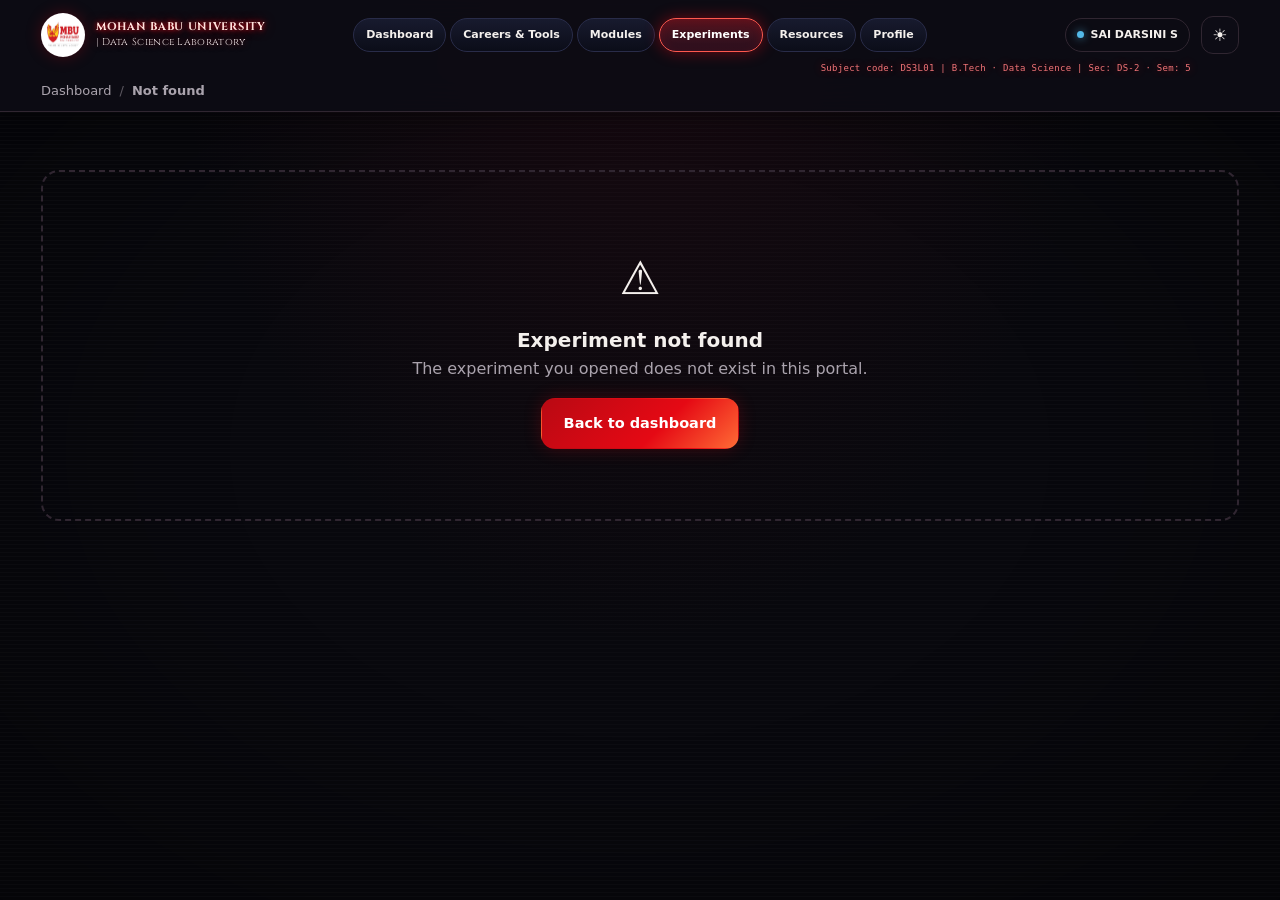
<file: experiment.html>
<!DOCTYPE html>
<html lang="en">
<head>
  <meta charset="UTF-8">
  <meta name="viewport" content="width=device-width, initial-scale=1">
  <title>Experiment Overview | Data Science Laboratory</title>
  <link rel="preconnect" href="https://fonts.googleapis.com">
  <link rel="preconnect" href="https://fonts.gstatic.com" crossorigin>
  <link href="https://fonts.googleapis.com/css2?family=Cinzel:wght@500;600;700;800&display=swap" rel="stylesheet">
  <link rel="stylesheet" href="css/style.css">
  <script src="js/data.js"></script>
</head>
<body>
<a class="sr-only" href="#content">Skip to content</a>
<div class="layout">
  <div class="main">
    <header class="topbar">
      <div class="navbar-row">
        <div class="navbar-content" id="primaryNavigation"></div>
        <div class="navbar-actions">
          <span class="user-badge" id="activeUserBadge"></span>
          <button class="icon-btn" id="themeToggle" type="button"></button>
        </div>
      </div>
      <div class="topbar-meta" id="studentMeta"></div>
      <nav class="crumbs page-crumbs" id="crumbs" aria-label="Breadcrumb"></nav>
    </header>

    <main class="container page-enter" id="content">
      <div class="loader" role="status" aria-label="Loading experiment"><div class="spinner"></div></div>
    </main>
  </div>
</div>
<script src="js/python-runner.js"></script>
<script src="js/experiment.js"></script>
</body>
</html>
</file>
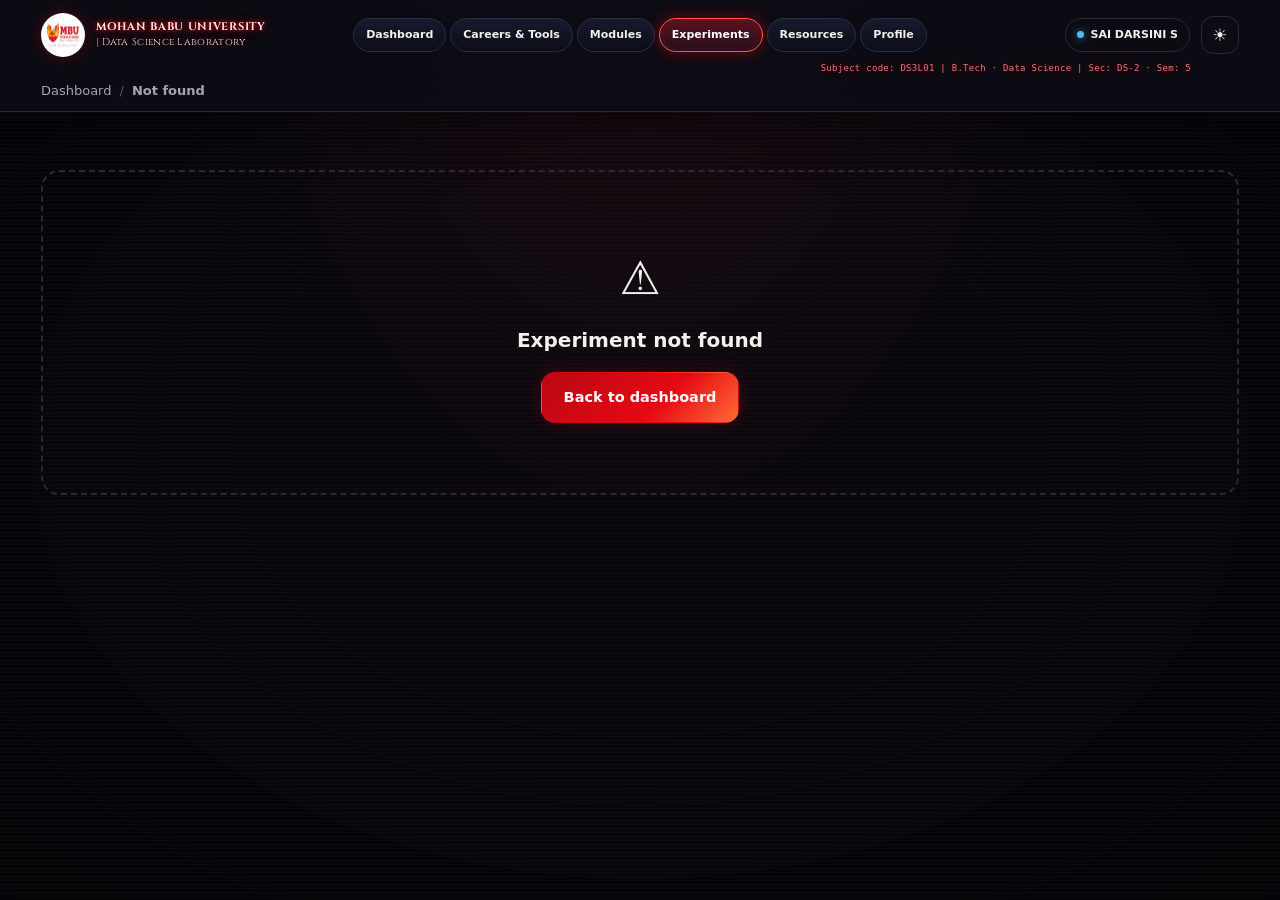
<file: subexperiment.html>
<!DOCTYPE html>
<html lang="en">
<head>
  <meta charset="UTF-8">
  <meta name="viewport" content="width=device-width, initial-scale=1">
  <title>Sub Experiment | Data Science Laboratory</title>
  <link rel="preconnect" href="https://fonts.googleapis.com">
  <link rel="preconnect" href="https://fonts.gstatic.com" crossorigin>
  <link href="https://fonts.googleapis.com/css2?family=Cinzel:wght@500;600;700;800&display=swap" rel="stylesheet">
  <link rel="stylesheet" href="css/style.css">
  <script src="js/data.js"></script>
</head>
<body>
<a class="sr-only" href="#content">Skip to content</a>
<div class="layout">
  <div class="main">
    <header class="topbar">
      <div class="navbar-row">
        <div class="navbar-content" id="primaryNavigation"></div>
        <div class="navbar-actions">
          <span class="user-badge" id="activeUserBadge"></span>
          <button class="icon-btn" id="themeToggle" type="button"></button>
        </div>
      </div>
      <div class="topbar-meta" id="studentMeta"></div>
      <nav class="crumbs page-crumbs" id="crumbs" aria-label="Breadcrumb"></nav>
    </header>

    <main class="container page-enter" id="content">
      <div class="loader" role="status" aria-label="Loading sub-experiment"><div class="spinner"></div></div>
    </main>
  </div>
</div>
<script src="js/python-runner.js"></script>
<script src="js/subexperiment.js"></script>
</body>
</html>
</file>
<file: css/style.css>
/* ============================================================
   Mohan Babu University — Data Science Laboratory Portal
   ============================================================ */
:root {
  --bg: #f4f6fb;
  --bg-soft: #eaeef7;
  --surface: #ffffff;
  --surface-glass: rgba(255, 255, 255, 0.72);
  --text: #101828;
  --text-soft: #475467;
  --border: #e2e7f0;
  --primary: #3b4cca;
  --primary-2: #6a5cf0;
  --accent: #0ea5a4;
  --accent-soft: rgba(14, 165, 164, 0.12);
  --primary-soft: rgba(59, 76, 202, 0.1);
  --danger: #d92d20;
  --success: #12a150;
  --code-bg: #0f172a;
  --code-text: #e2e8f0;
  --shadow-sm: 0 1px 2px rgba(16, 24, 40, 0.06);
  --shadow-md: 0 8px 24px rgba(16, 24, 40, 0.08);
  --shadow-lg: 0 20px 48px rgba(16, 24, 40, 0.14);
  --radius: 18px;
  --font: "Inter", "Segoe UI", system-ui, -apple-system, Roboto, "Helvetica Neue", Arial, sans-serif;
  --mono: "JetBrains Mono", "Fira Code", Consolas, "SF Mono", Menlo, monospace;
}

[data-theme="dark"] {
  --bg: #0b1020;
  --bg-soft: #121933;
  --surface: #131a31;
  --surface-glass: rgba(19, 26, 49, 0.72);
  --text: #eef2ff;
  --text-soft: #a3aed0;
  --border: #243055;
  --primary: #7c8cff;
  --primary-2: #a78bfa;
  --accent: #2dd4bf;
  --accent-soft: rgba(45, 212, 191, 0.14);
  --primary-soft: rgba(124, 140, 255, 0.14);
  --code-bg: #070b18;
  --shadow-sm: 0 1px 2px rgba(0, 0, 0, 0.4);
  --shadow-md: 0 8px 24px rgba(0, 0, 0, 0.35);
  --shadow-lg: 0 20px 48px rgba(0, 0, 0, 0.5);
}

* { box-sizing: border-box; margin: 0; padding: 0; }
html { scroll-behavior: smooth; }
body {
  font-family: var(--font);
  background: var(--bg);
  color: var(--text);
  line-height: 1.6;
  min-height: 100vh;
  transition: background 0.35s ease, color 0.35s ease;
  -webkit-font-smoothing: antialiased;
}
body, .card, .exp-card, .panel, .profile-card, .topbar, .modal, input, textarea,
.sub-card, .step, .arch-node, .nav-link, .chip {
  transition: background-color 0.35s ease, color 0.35s ease, border-color 0.35s ease, box-shadow 0.3s ease, transform 0.3s ease;
}

a { color: inherit; text-decoration: none; }
button { font-family: inherit; cursor: pointer; }
:focus-visible { outline: 3px solid var(--accent); outline-offset: 2px; border-radius: 8px; }
.sr-only { position: absolute; width: 1px; height: 1px; overflow: hidden; clip: rect(0 0 0 0); white-space: nowrap; }

/* ---------- Layout ---------- */
.layout { display: block; min-height: 100vh; }
.nav-link {
  display: flex; align-items: center; gap: 12px; padding: 11px 12px; border-radius: 12px;
  color: var(--text-soft); font-weight: 500; font-size: 14.5px; border: 0; background: none; text-align: left; width: 100%;
}
.nav-link .ico { width: 22px; text-align: center; font-size: 16px; }
.nav-link:hover { background: var(--primary-soft); color: var(--primary); transform: translateX(3px); }
.nav-link.active { background: linear-gradient(135deg, var(--primary), var(--primary-2)); color: #fff; box-shadow: var(--shadow-md); }
.main { position: relative; min-height: 100vh; min-width: 0; }
.topbar {
  position: sticky; top: 0; z-index: 50; display: flex; align-items: center; gap: 14px;
  padding: 14px 32px; background: var(--surface-glass); backdrop-filter: blur(14px);
  -webkit-backdrop-filter: blur(14px); border-bottom: 1px solid var(--border);
}
.topbar h2 { font-size: 15px; font-weight: 600; flex: 1; }
.crumbs { font-size: 13px; color: var(--text-soft); flex: 1; display: flex; gap: 8px; flex-wrap: wrap; align-items: center; }
.crumbs a:hover { color: var(--primary); }
.crumbs .sep { opacity: 0.5; }
.icon-btn {
  width: 40px; height: 40px; border-radius: 12px; border: 1px solid var(--border); background: var(--surface);
  color: var(--text); font-size: 17px; display: grid; place-items: center;
}
.icon-btn:hover { transform: translateY(-2px); box-shadow: var(--shadow-md); border-color: var(--primary); }
.container { max-width: 1240px; margin: 0 auto; padding: 32px; }

/* ---------- Hero / header ---------- */
.hero {
  position: relative; overflow: hidden; border-radius: 26px; padding: 40px;
  background: linear-gradient(120deg, #1d2a7a 0%, #3b4cca 45%, #6a5cf0 100%);
  background-size: 200% 200%; animation: gradientShift 14s ease infinite;
  color: #fff; display: grid; grid-template-columns: 1.3fr 1fr; gap: 32px; align-items: center;
  box-shadow: var(--shadow-lg);
}
.hero::before, .hero::after { content: ""; position: absolute; border-radius: 50%; pointer-events: none; }
.hero::before { width: 380px; height: 380px; right: -120px; top: -160px; background: radial-gradient(circle, rgba(255,255,255,0.22), transparent 70%); }
.hero::after { width: 300px; height: 300px; left: -100px; bottom: -150px; background: radial-gradient(circle, rgba(14,165,164,0.35), transparent 70%); }
.hero-left, .hero-right { position: relative; z-index: 1; }
.hero-logo { display: block; width: auto; height: 64px; object-fit: contain; border-radius: 8px; margin-bottom: 16px; }
.uni-name { font-size: clamp(26px, 4vw, 42px); font-weight: 800; letter-spacing: 1.2px; line-height: 1.1; }
.uni-sub { margin-top: 10px; font-size: clamp(15px, 2vw, 20px); font-weight: 500; opacity: 0.92; }
.hero-tags { margin-top: 22px; display: flex; gap: 10px; flex-wrap: wrap; }
.tag {
  padding: 7px 14px; border-radius: 999px; font-size: 12.5px; font-weight: 600; letter-spacing: 0.4px;
  background: rgba(255,255,255,0.16); border: 1px solid rgba(255,255,255,0.28); backdrop-filter: blur(6px);
}
.profile-card {
  background: rgba(255,255,255,0.14); border: 1px solid rgba(255,255,255,0.3); border-radius: 22px;
  padding: 22px; backdrop-filter: blur(16px); -webkit-backdrop-filter: blur(16px);
}
.profile-head { display: flex; align-items: center; gap: 14px; margin-bottom: 16px; padding-bottom: 14px; border-bottom: 1px solid rgba(255,255,255,0.25); }
.avatar {
  width: 56px; height: 56px; border-radius: 50%; background: linear-gradient(135deg, #fff, #cfd6ff);
  display: grid; place-items: center; font-size: 26px; color: var(--primary); box-shadow: 0 6px 18px rgba(0,0,0,0.25);
}
.profile-head small { text-transform: uppercase; letter-spacing: 1.4px; font-size: 11px; opacity: 0.8; }
.profile-head h3 { font-size: 19px; line-height: 1.2; }
.profile-grid { display: grid; grid-template-columns: 1fr 1fr; gap: 12px 16px; }
.profile-grid div span { display: block; font-size: 11px; text-transform: uppercase; letter-spacing: 0.9px; opacity: 0.75; }
.profile-grid div strong { font-size: 14px; font-weight: 600; }

/* ---------- Search ---------- */
.section-title { font-size: 22px; font-weight: 700; margin: 36px 0 6px; }
.section-sub { color: var(--text-soft); font-size: 14.5px; margin-bottom: 18px; }
.search-row { display: flex; gap: 14px; align-items: stretch; flex-wrap: wrap; }
.search-box { position: relative; flex: 1; min-width: 260px; }
.search-box .s-ico { position: absolute; left: 18px; top: 50%; transform: translateY(-50%); font-size: 18px; opacity: 0.6; pointer-events: none; }
.search-box input {
  width: 100%; padding: 17px 20px 17px 50px; font-size: 16px; font-family: inherit; color: var(--text);
  background: var(--surface); border: 2px solid var(--border); border-radius: 16px; box-shadow: var(--shadow-sm);
}
.search-box input:focus { outline: none; border-color: var(--primary); box-shadow: 0 0 0 5px var(--primary-soft); }
.search-meta { margin-top: 10px; font-size: 13px; color: var(--text-soft); min-height: 20px; }

.btn {
  position: relative; overflow: hidden; display: inline-flex; align-items: center; justify-content: center; gap: 8px;
  padding: 13px 22px; border-radius: 14px; border: 1px solid transparent; font-weight: 600; font-size: 14.5px;
}
.btn-primary { background: linear-gradient(135deg, var(--primary), var(--primary-2)); color: #fff; box-shadow: 0 8px 20px rgba(59,76,202,0.3); }
.btn-primary:hover { transform: translateY(-3px); box-shadow: 0 14px 28px rgba(59,76,202,0.4); }
.btn-primary::after {
  content: ""; position: absolute; inset: 0; background: linear-gradient(120deg, transparent 30%, rgba(255,255,255,0.35) 50%, transparent 70%);
  transform: translateX(-120%); transition: transform 0.6s;
}
.btn-primary:hover::after { transform: translateX(120%); }
.btn-ghost { background: var(--surface); color: var(--text); border-color: var(--border); }
.btn-ghost:hover { border-color: var(--primary); color: var(--primary); transform: translateY(-2px); box-shadow: var(--shadow-md); }
.btn-sm { padding: 10px 16px; font-size: 13.5px; border-radius: 12px; }
.btn:active { transform: translateY(0) scale(0.98); }

/* ---------- Experiment cards ---------- */
.grid { display: grid; grid-template-columns: repeat(3, 1fr); gap: 24px; margin-top: 24px; }
.exp-card {
  position: relative; display: flex; flex-direction: column; background: var(--surface); border: 1px solid var(--border);
  border-radius: var(--radius); padding: 24px; box-shadow: var(--shadow-sm); overflow: hidden;
  opacity: 0; animation: fadeUp 0.6s ease forwards;
}
.exp-card::before {
  content: ""; position: absolute; left: 0; right: 0; top: 0; height: 4px;
  background: linear-gradient(90deg, var(--primary), var(--primary-2), var(--accent)); background-size: 200% 100%;
  animation: gradientShift 6s linear infinite;
}
.exp-card:hover { transform: translateY(-8px); box-shadow: var(--shadow-lg); border-color: var(--primary); }
.exp-card.filtering { animation: popIn 0.45s ease forwards; }
.exp-num { font-size: 12px; font-weight: 700; letter-spacing: 1.8px; color: var(--primary); display: flex; align-items: center; gap: 8px; }
.exp-num::before { content: ""; width: 22px; height: 2px; background: var(--primary); display: inline-block; }
.exp-title { font-size: 19px; font-weight: 700; line-height: 1.3; margin: 10px 0 12px; }
.exp-desc { font-size: 14px; color: var(--text-soft); line-height: 1.65; flex: 1; display: -webkit-box; -webkit-line-clamp: 15; line-clamp: 15; -webkit-box-orient: vertical; overflow: hidden; }
.sub-label { margin: 18px 0 8px; font-size: 11.5px; font-weight: 700; letter-spacing: 1px; text-transform: uppercase; color: var(--text-soft); }
.sub-pills { display: flex; flex-wrap: wrap; gap: 8px; }
.pill {
  width: 38px; height: 38px; display: grid; place-items: center; border-radius: 11px; font-weight: 700; font-size: 14px;
  background: var(--primary-soft); color: var(--primary); border: 1px solid transparent;
}
.pill:hover { background: linear-gradient(135deg, var(--primary), var(--primary-2)); color: #fff; transform: translateY(-4px) scale(1.06); box-shadow: 0 8px 16px rgba(59,76,202,0.35); }
.card-actions { display: flex; gap: 10px; margin-top: 20px; }
.card-actions .btn { flex: 1; }
.badge-custom { position: absolute; top: 16px; right: 16px; font-size: 10.5px; font-weight: 700; letter-spacing: 0.8px; padding: 4px 10px; border-radius: 999px; background: var(--accent-soft); color: var(--accent); }

.empty { text-align: center; padding: 70px 20px; border: 2px dashed var(--border); border-radius: var(--radius); margin-top: 24px; animation: fadeUp 0.5s ease; }
.empty .big { font-size: 46px; margin-bottom: 8px; }
.empty h3 { font-size: 20px; }
.empty p { color: var(--text-soft); }
[hidden] { display: none !important; }

/* ---------- Detail pages ---------- */
.page-hero {
  border-radius: 26px; padding: 36px; color: #fff; position: relative; overflow: hidden;
  background: linear-gradient(120deg, #1d2a7a, #3b4cca 55%, #6a5cf0); background-size: 200% 200%; animation: gradientShift 14s ease infinite;
  box-shadow: var(--shadow-lg);
}
.page-hero::after { content: ""; position: absolute; width: 320px; height: 320px; right: -90px; top: -130px; border-radius: 50%; background: radial-gradient(circle, rgba(255,255,255,0.22), transparent 70%); }
.page-hero > * { position: relative; z-index: 1; }
.kicker { font-size: 12.5px; letter-spacing: 2px; font-weight: 700; opacity: 0.85; text-transform: uppercase; }
.page-hero h1 { font-size: clamp(24px, 3.6vw, 38px); line-height: 1.2; margin: 8px 0 20px; max-width: 860px; }
.resource-row { display: flex; gap: 12px; flex-wrap: wrap; }
.res-link {
  display: inline-flex; align-items: center; gap: 10px; padding: 12px 20px; border-radius: 14px; font-weight: 600; font-size: 14.5px;
  background: rgba(255,255,255,0.16); border: 1px solid rgba(255,255,255,0.32); color: #fff; backdrop-filter: blur(8px);
}
.res-link:hover { background: #fff; color: var(--primary); transform: translateY(-3px); box-shadow: 0 10px 22px rgba(0,0,0,0.25); }

.panel { background: var(--surface); border: 1px solid var(--border); border-radius: var(--radius); padding: 28px; margin-top: 24px; box-shadow: var(--shadow-sm); opacity: 0; animation: fadeUp 0.6s ease forwards; }
.panel h2 { display: flex; align-items: center; gap: 12px; font-size: 20px; margin-bottom: 14px; }
.panel h2 .num { width: 32px; height: 32px; border-radius: 10px; display: grid; place-items: center; font-size: 14px; font-weight: 700; background: var(--primary-soft); color: var(--primary); }
.panel p { color: var(--text-soft); font-size: 15.5px; line-height: 1.8; }
.panel p + p { margin-top: 12px; }
.panel ul { color: var(--text-soft); padding-left: 22px; line-height: 1.9; }
.two-col { display: grid; grid-template-columns: 1fr 1fr; gap: 24px; }

.kv-grid { display: grid; grid-template-columns: repeat(auto-fit, minmax(200px, 1fr)); gap: 14px; margin-top: 8px; }
.kv { background: var(--bg-soft); border-radius: 14px; padding: 14px 16px; }
.kv span { display: block; font-size: 11.5px; letter-spacing: 0.9px; text-transform: uppercase; color: var(--text-soft); }
.kv strong { font-size: 15px; }
.table-wrap { overflow-x: auto; margin-top: 14px; border: 1px solid var(--border); border-radius: 14px; }
table { border-collapse: collapse; width: 100%; font-size: 14px; }
th, td { padding: 11px 16px; text-align: left; border-bottom: 1px solid var(--border); white-space: nowrap; }
th { background: var(--bg-soft); font-size: 12px; letter-spacing: 0.8px; text-transform: uppercase; color: var(--text-soft); }
tr:last-child td { border-bottom: 0; }
td { color: var(--text-soft); }

.method-list { list-style: none; padding: 0 !important; counter-reset: m; }
.method-list li { counter-increment: m; position: relative; padding: 12px 14px 12px 56px; margin-bottom: 10px; background: var(--bg-soft); border-radius: 14px; line-height: 1.6; }
.method-list li::before { content: counter(m); position: absolute; left: 14px; top: 11px; width: 30px; height: 30px; border-radius: 50%; display: grid; place-items: center; background: linear-gradient(135deg, var(--primary), var(--primary-2)); color: #fff; font-weight: 700; font-size: 13px; }

.sub-grid { display: grid; grid-template-columns: repeat(auto-fill, minmax(230px, 1fr)); gap: 16px; }
.sub-card { display: block; padding: 18px; border-radius: 16px; border: 1px solid var(--border); background: var(--bg-soft); }
.sub-card:hover { transform: translateY(-6px); box-shadow: var(--shadow-md); border-color: var(--primary); background: var(--surface); }
.sub-card .sid { display: inline-block; font-size: 22px; font-weight: 800; color: var(--primary); margin-bottom: 4px; }
.sub-card h4 { font-size: 15px; margin-bottom: 6px; }
.sub-card p { font-size: 13px; line-height: 1.55; color: var(--text-soft); }
.sub-card .go { display: inline-block; margin-top: 10px; font-size: 13px; font-weight: 600; color: var(--primary); }

/* Architecture */
.arch { display: flex; flex-direction: column; align-items: center; padding: 10px 0; }
.arch-node {
  width: min(380px, 100%); text-align: center; padding: 15px 20px; border-radius: 16px; font-weight: 600;
  background: var(--surface); border: 2px solid var(--primary); color: var(--text); box-shadow: var(--shadow-md);
  opacity: 0; animation: fadeUp 0.6s ease forwards; position: relative;
}
.arch-node small { display: block; font-weight: 500; color: var(--text-soft); font-size: 12px; }
.arch-node:hover { transform: scale(1.04); background: linear-gradient(135deg, var(--primary), var(--primary-2)); color: #fff; }
.arch-node:hover small { color: rgba(255,255,255,0.85); }
.arch-node:first-child { border-color: var(--accent); }
.arch-node:last-child { border-color: var(--success); }
.arch-arrow { position: relative; width: 3px; height: 38px; margin: 2px 0; background: linear-gradient(var(--primary), var(--accent)); border-radius: 2px; overflow: visible; }
.arch-arrow::before { content: ""; position: absolute; left: -4px; top: 0; width: 11px; height: 11px; border-radius: 50%; background: var(--accent); animation: flow 1.6s ease-in-out infinite; }
.arch-arrow::after { content: ""; position: absolute; left: -5px; bottom: -4px; border: 6.5px solid transparent; border-top: 9px solid var(--accent); border-bottom: 0; }

/* Sub-experiment page */
.sub-tabs { display: flex; gap: 8px; flex-wrap: wrap; margin-top: 22px; align-items: center; }
.sub-tabs .label { font-size: 12px; font-weight: 700; letter-spacing: 1px; color: var(--text-soft); text-transform: uppercase; margin-right: 6px; }
.tab {
  min-width: 46px; height: 42px; padding: 0 14px; display: grid; place-items: center; border-radius: 12px; font-weight: 700;
  border: 1px solid var(--border); background: var(--surface); color: var(--text-soft);
}
.tab:hover { transform: translateY(-3px); border-color: var(--primary); color: var(--primary); box-shadow: var(--shadow-md); }
.tab.active { background: linear-gradient(135deg, var(--primary), var(--primary-2)); color: #fff; border-color: transparent; box-shadow: 0 8px 18px rgba(59,76,202,0.35); }
.pager { display: flex; align-items: center; justify-content: space-between; gap: 12px; margin-top: 20px; flex-wrap: wrap; }
.pager .mid { font-weight: 700; color: var(--text-soft); letter-spacing: 0.5px; }
.btn[disabled] { opacity: 0.4; pointer-events: none; }

.chips { display: flex; gap: 10px; flex-wrap: wrap; }
.chip { padding: 8px 16px; border-radius: 999px; font-weight: 600; font-size: 13.5px; background: var(--accent-soft); color: var(--accent); border: 1px solid transparent; }
.chip:hover { transform: translateY(-3px); border-color: var(--accent); }

.steps { display: grid; gap: 12px; }
.step { display: flex; gap: 16px; align-items: center; padding: 14px 18px; background: var(--bg-soft); border-radius: 14px; border-left: 4px solid var(--primary); }
.step:hover { transform: translateX(6px); background: var(--primary-soft); }
.step .n { font-family: var(--mono); font-weight: 700; color: var(--primary); font-size: 15px; min-width: 28px; }
.step .arrow { color: var(--accent); font-weight: 700; }
.step .t { color: var(--text); font-size: 15px; }

.code-wrap { border-radius: 16px; overflow: hidden; background: var(--code-bg); box-shadow: var(--shadow-md); border: 1px solid rgba(255,255,255,0.06); }
.code-bar { display: flex; align-items: center; justify-content: space-between; padding: 10px 16px; background: rgba(255,255,255,0.05); border-bottom: 1px solid rgba(255,255,255,0.08); }
.dots { display: flex; gap: 7px; }
.dots i { width: 12px; height: 12px; border-radius: 50%; display: block; }
.dots i:nth-child(1) { background: #ff5f57; } .dots i:nth-child(2) { background: #febc2e; } .dots i:nth-child(3) { background: #28c840; }
.code-file { font-family: var(--mono); font-size: 12.5px; color: #94a3b8; }
.copy-btn { border: 1px solid rgba(255,255,255,0.2); background: rgba(255,255,255,0.08); color: #e2e8f0; padding: 7px 14px; border-radius: 10px; font-size: 13px; font-weight: 600; }
.copy-btn:hover { background: rgba(255,255,255,0.18); transform: translateY(-2px); }
.copy-btn.done { background: rgba(40,200,64,0.2); border-color: #28c840; color: #7ee787; }
.python-runner { min-width: 0; }
.runner-toolbar { display: flex; align-items: center; justify-content: space-between; gap: 12px; flex-wrap: wrap; margin-bottom: 12px; }
.runner-choice { display: flex; align-items: center; gap: 10px; color: var(--text-soft); font-size: 13px; font-weight: 600; }
.runner-select { max-width: min(560px, 70vw); padding: 9px 12px; border: 1px solid var(--border); border-radius: 8px; background: var(--surface); color: var(--text); font: inherit; }
.runner-status { display: inline-flex; align-items: center; min-height: 30px; padding: 5px 10px; border-radius: 999px; border: 1px solid var(--border); color: var(--text-soft); background: var(--bg-soft); font-size: 12px; font-weight: 600; }
.runner-status.is-ready { color: #087443; border-color: rgba(18,161,80,0.3); background: rgba(18,161,80,0.1); }
.runner-status.is-error { color: var(--danger); border-color: rgba(217,45,32,0.3); background: rgba(217,45,32,0.08); }
.code-editor {
  display: block; width: 100%; min-height: 320px; padding: 18px 20px; resize: vertical; tab-size: 4;
  border: 1px solid rgba(255,255,255,0.08); border-radius: 12px; background: var(--code-bg); color: var(--code-text);
  font-family: var(--mono); font-size: 13px; line-height: 1.65; white-space: pre; overflow: auto;
}
.code-editor:focus-visible { outline: 3px solid var(--accent); outline-offset: -3px; }
.runner-actions { display: flex; flex-wrap: wrap; gap: 10px; margin: 12px 0; }
.runner-spinner { width: 14px; height: 14px; border: 2px solid rgba(255,255,255,0.4); border-top-color: #fff; border-radius: 50%; animation: spin 0.7s linear infinite; }
.runner-spinner[hidden] { display: none; }
pre.terminal-output {
  min-height: 88px; max-height: 360px; overflow: auto; padding: 16px 18px; border: 1px solid var(--border); border-radius: 10px;
  background: #05080f; color: #d7e2f0; white-space: pre-wrap; overflow-wrap: anywhere; font-size: 13px;
}
pre.terminal-output.has-error { color: #ff9292; border-color: rgba(217,45,32,0.6); }
.runner-preview { display: grid; gap: 12px; margin-top: 14px; }
.runner-preview img { display: block; max-width: 100%; height: auto; border: 1px solid var(--border); border-radius: 8px; background: #fff; }
pre { margin: 0; padding: 20px; overflow-x: auto; font-family: var(--mono); font-size: 13.5px; line-height: 1.7; color: var(--code-text); tab-size: 4; }
.tk-k { color: #c792ea; } .tk-s { color: #c3e88d; } .tk-c { color: #697098; font-style: italic; } .tk-n { color: #f78c6c; } .tk-f { color: #82aaff; }
.output {
  margin-top: 4px; border-radius: 14px; background: #05080f; color: #7ee787; font-family: var(--mono); font-size: 13.5px; line-height: 1.7;
  padding: 18px 20px; white-space: pre-wrap; border: 1px solid rgba(126,231,135,0.25); overflow-x: auto;
}
.output-head { display: flex; align-items: center; gap: 8px; font-size: 12px; letter-spacing: 1px; text-transform: uppercase; font-weight: 700; color: var(--success); margin-bottom: 10px; }
.output-head::before { content: ""; width: 9px; height: 9px; border-radius: 50%; background: var(--success); animation: pulse 1.6s infinite; }

/* ---------- Modal ---------- */
.modal-overlay { position: fixed; inset: 0; z-index: 100; display: grid; place-items: center; padding: 20px; background: rgba(8,12,28,0.6); backdrop-filter: blur(4px); opacity: 0; pointer-events: none; transition: opacity 0.3s; }
.modal-overlay.open { opacity: 1; pointer-events: auto; }
.modal { width: min(680px, 100%); max-height: 92vh; overflow-y: auto; background: var(--surface); border-radius: 24px; padding: 30px; box-shadow: var(--shadow-lg); border: 1px solid var(--border); transform: translateY(30px) scale(0.96); transition: transform 0.35s cubic-bezier(.2,.9,.3,1.2); }
.modal-overlay.open .modal { transform: translateY(0) scale(1); }
.modal-head { display: flex; align-items: flex-start; justify-content: space-between; gap: 12px; margin-bottom: 18px; }
.modal-head h3 { font-size: 22px; }
.modal-head p { font-size: 13.5px; color: var(--text-soft); }
.form-grid { display: grid; grid-template-columns: 1fr 1fr; gap: 16px; }
.field { display: flex; flex-direction: column; gap: 6px; }
.field.full { grid-column: 1 / -1; }
.field label { font-size: 13px; font-weight: 600; }
.field input, .field textarea {
  padding: 12px 14px; border-radius: 12px; border: 2px solid var(--border); background: var(--bg); color: var(--text); font-family: inherit; font-size: 14.5px; resize: vertical;
}
.field input:focus, .field textarea:focus { outline: none; border-color: var(--primary); box-shadow: 0 0 0 4px var(--primary-soft); }
.field small { color: var(--text-soft); font-size: 12px; }
.err { color: var(--danger); font-size: 12.5px; min-height: 16px; }
.modal-actions { display: flex; gap: 12px; justify-content: flex-end; margin-top: 22px; }

.toast { position: fixed; bottom: 28px; left: 50%; transform: translate(-50%, 30px); background: #101828; color: #fff; padding: 13px 22px; border-radius: 14px; font-weight: 600; font-size: 14px; opacity: 0; pointer-events: none; transition: all 0.35s ease; z-index: 200; box-shadow: var(--shadow-lg); }
.toast.show { opacity: 1; transform: translate(-50%, 0); }

.resources-list { display: grid; grid-template-columns: repeat(auto-fill, minmax(260px, 1fr)); gap: 16px; margin-top: 8px; }
.career-section { margin-top: 32px; }
.modules-section { margin-top: 36px; }
.dashboard-section { margin-top: 40px; }
.modules-grid { display: grid; grid-template-columns: repeat(auto-fit, minmax(260px, 1fr)); gap: 16px; margin-top: 12px; }
.module-card { min-width: 0; padding: 20px; border: 1px solid var(--border); border-radius: 14px; background: var(--surface); box-shadow: var(--shadow-sm); }
.module-badge { display: inline-flex; padding: 5px 9px; border-radius: 6px; background: var(--accent-soft); color: var(--accent); font-size: 11px; font-weight: 700; text-transform: uppercase; }
.module-card h3 { margin: 10px 0 8px; font-size: 17px; line-height: 1.35; }
.module-description { color: var(--text-soft); font-size: 13.5px; line-height: 1.6; }
.module-topics { display: flex; flex-wrap: wrap; gap: 7px; margin-top: 14px; }
.module-topic { padding: 5px 8px; border-radius: 6px; background: var(--bg-soft); color: var(--text-soft); font-size: 11.5px; line-height: 1.35; }
.module-experiments { display: flex; flex-wrap: wrap; gap: 8px; margin-top: 16px; padding-top: 14px; border-top: 1px solid var(--border); }
.module-exp-link { display: inline-flex; align-items: center; gap: 7px; padding: 7px 10px; border: 1px solid var(--border); border-radius: 8px; color: var(--primary); font-size: 12px; font-weight: 700; }
.module-exp-link:hover { border-color: var(--primary); background: var(--primary-soft); }
.module-filters { display: flex; flex-wrap: wrap; gap: 8px; margin: 14px 0 4px; }
.module-filter { padding: 8px 12px; border: 1px solid var(--border); border-radius: 8px; background: var(--surface); color: var(--text-soft); font: inherit; font-size: 12.5px; font-weight: 600; }
.module-filter:hover { border-color: var(--primary); color: var(--primary); }
.module-filter.is-active { border-color: transparent; background: linear-gradient(135deg, var(--primary), var(--primary-2)); color: #fff; box-shadow: var(--shadow-sm); }
.career-grid { display: grid; grid-template-columns: repeat(auto-fit, minmax(250px, 1fr)); gap: 16px; margin-top: 12px; }
.career-card {
  min-width: 0; padding: 20px; border: 1px solid var(--border); border-radius: 14px;
  background: var(--surface); box-shadow: var(--shadow-sm); opacity: 0; animation: fadeUp 0.5s ease forwards;
}
.career-card:hover { transform: translateY(-4px); border-color: var(--accent); box-shadow: var(--shadow-md); }
.career-kicker { color: var(--accent); font-size: 10.5px; font-weight: 700; letter-spacing: 1px; }
.career-card h3 { margin: 7px 0 15px; font-size: 17px; line-height: 1.35; }
.career-tools { display: flex; flex-wrap: wrap; gap: 7px; }
.tool-badge {
  max-width: 100%; padding: 5px 9px; border: 1px solid var(--border); border-radius: 6px;
  background: var(--bg-soft); color: var(--text-soft); font-size: 12px; line-height: 1.35;
  overflow-wrap: anywhere;
}
.res-card { display: flex; flex-direction: column; gap: 6px; padding: 18px; border-radius: 16px; border: 1px solid var(--border); background: var(--bg-soft); }
.res-card:hover { transform: translateY(-5px); border-color: var(--primary); box-shadow: var(--shadow-md); }
.res-card strong { font-size: 15px; }
.res-card span { font-size: 13px; color: var(--text-soft); }

.loader { display: grid; place-items: center; padding: 80px 0; }
.spinner { width: 44px; height: 44px; border-radius: 50%; border: 4px solid var(--primary-soft); border-top-color: var(--primary); animation: spin 0.8s linear infinite; }
.page-enter { animation: pageIn 0.5s ease; }
.footer { text-align: center; color: var(--text-soft); font-size: 13px; padding: 40px 20px 30px; }
section[id] { scroll-margin-top: 90px; }

/* ---------- Animations ---------- */
@keyframes fadeUp { from { opacity: 0; transform: translateY(24px); } to { opacity: 1; transform: translateY(0); } }
@keyframes popIn { from { opacity: 0; transform: scale(0.94) translateY(10px); } to { opacity: 1; transform: scale(1) translateY(0); } }
@keyframes pageIn { from { opacity: 0; transform: translateY(12px); } to { opacity: 1; transform: none; } }
@keyframes gradientShift { 0% { background-position: 0% 50%; } 50% { background-position: 100% 50%; } 100% { background-position: 0% 50%; } }
@keyframes flow { 0% { top: -4px; opacity: 0; } 20% { opacity: 1; } 100% { top: 30px; opacity: 0; } }
@keyframes spin { to { transform: rotate(360deg); } }
@keyframes pulse { 0%, 100% { box-shadow: 0 0 0 0 rgba(18,161,80,0.5); } 50% { box-shadow: 0 0 0 7px rgba(18,161,80,0); } }

@media (prefers-reduced-motion: reduce) {
  *, *::before, *::after { animation-duration: 0.01ms !important; animation-iteration-count: 1 !important; transition-duration: 0.01ms !important; scroll-behavior: auto !important; }
  .exp-card, .panel, .arch-node { opacity: 1; }
}

/* ---------- Responsive ---------- */
@media (max-width: 1180px) { .grid { grid-template-columns: repeat(2, 1fr); } }
@media (max-width: 960px) {
  .hero { grid-template-columns: 1fr; padding: 30px; }
  .topbar { padding: 12px 18px; }
  .container { padding: 20px 18px; }
  .two-col { grid-template-columns: 1fr; }
}
@media (max-width: 680px) {
  .grid { grid-template-columns: 1fr; }
  .form-grid { grid-template-columns: 1fr; }
  .profile-grid { grid-template-columns: 1fr 1fr; }
  .hero { padding: 24px 20px; border-radius: 20px; }
  .page-hero { padding: 26px 20px; border-radius: 20px; }
  .panel { padding: 20px; }
  .search-row .btn { width: 100%; }
  .runner-toolbar { align-items: stretch; }
  .runner-choice { width: 100%; align-items: flex-start; flex-direction: column; }
  .runner-select { width: 100%; max-width: none; }
  .code-editor { min-height: 260px; padding: 14px; font-size: 12px; }
  pre { font-size: 12.5px; padding: 14px; }
}

/* page leave transition */
body.leaving .main { opacity: 0; transform: translateY(-8px); transition: opacity 0.18s ease, transform 0.18s ease; }
.fade-swap { animation: pageIn 0.45s ease; }
.cluster { display: flex; gap: 10px; flex-wrap: wrap; }
.icon-del { position: absolute; top: 12px; right: 12px; width: 30px; height: 30px; border-radius: 9px; border: 1px solid var(--border); background: var(--surface); color: var(--danger); font-size: 14px; line-height: 1; }
.icon-del:hover { background: var(--danger); color: #fff; transform: scale(1.08); }
.exp-card.is-custom .exp-num { padding-right: 78px; }
.edit-link { margin-top: 18px; width: 100%; background: rgba(255,255,255,0.18); color: #fff; border: 1px solid rgba(255,255,255,0.32); }
.edit-link:hover { background: #fff; color: var(--primary); transform: translateY(-2px); }

/* ---------- Hawkins night theme and responsive top navigation ---------- */
:root {
  --bg: #08080d;
  --bg-soft: #0d0c15;
  --surface: #12111a;
  --surface-glass: rgba(13, 12, 21, 0.94);
  --text: #f4f0ed;
  --text-soft: #aaa3ad;
  --border: #302631;
  --primary: #e50914;
  --primary-2: #ff6b35;
  --accent: #53b9e8;
  --accent-soft: rgba(83, 185, 232, 0.12);
  --primary-soft: rgba(229, 9, 20, 0.14);
  --danger: #ff1a2b;
  --code-bg: #090a12;
  --code-text: #f7d9c4;
  --shadow-sm: 0 2px 10px rgba(0, 0, 0, 0.28);
  --shadow-md: 0 8px 26px rgba(0, 0, 0, 0.4);
  --shadow-lg: 0 20px 52px rgba(0, 0, 0, 0.58);
  --font-display: "Cinzel", Georgia, "Times New Roman", serif;
  --red-glow: 0 0 15px rgba(229, 9, 20, 0.45);
  --amber-glow: 0 0 15px rgba(243, 156, 18, 0.38);
  --purple-glow: 0 0 15px rgba(133, 93, 235, 0.4);
  --blue-glow: 0 0 15px rgba(60, 169, 224, 0.36);
}

[data-theme="dark"] {
  --bg: #08080d;
  --bg-soft: #0d0c15;
  --surface: #12111a;
  --surface-glass: rgba(13, 12, 21, 0.94);
  --text: #f4f0ed;
  --text-soft: #aaa3ad;
  --border: #302631;
  --primary: #e50914;
  --primary-2: #ff6b35;
  --accent: #53b9e8;
  --accent-soft: rgba(83, 185, 232, 0.12);
  --primary-soft: rgba(229, 9, 20, 0.14);
  --danger: #ff1a2b;
  --code-bg: #090a12;
  --code-text: #f7d9c4;
  --shadow-sm: 0 2px 10px rgba(0, 0, 0, 0.28);
  --shadow-md: 0 8px 26px rgba(0, 0, 0, 0.4);
  --shadow-lg: 0 20px 52px rgba(0, 0, 0, 0.58);
}

[data-theme="light"] {
  --bg: #f4f1f0;
  --bg-soft: #ebe5e4;
  --surface: #fffdfc;
  --surface-glass: rgba(255, 253, 252, 0.94);
  --text: #20171a;
  --text-soft: #62575b;
  --border: #dfd3d4;
  --primary: #c91620;
  --primary-2: #db642c;
  --accent: #137b9f;
  --accent-soft: rgba(19, 123, 159, 0.12);
  --primary-soft: rgba(201, 22, 32, 0.1);
  --danger: #c91620;
  --code-bg: #17121a;
  --code-text: #f8e8dc;
  --shadow-sm: 0 1px 4px rgba(45, 22, 25, 0.08);
  --shadow-md: 0 8px 24px rgba(45, 22, 25, 0.12);
  --shadow-lg: 0 20px 48px rgba(45, 22, 25, 0.18);
}

body {
  background:
    radial-gradient(ellipse at 50% -20%, rgba(103, 17, 32, 0.2), transparent 54%),
    var(--bg);
}
body::before {
  position: fixed;
  z-index: 0;
  inset: 0;
  pointer-events: none;
  content: "";
  background:
    linear-gradient(rgba(255, 255, 255, 0.018) 1px, transparent 1px),
    radial-gradient(ellipse at center, transparent 45%, rgba(0, 0, 0, 0.38) 100%);
  background-size: 100% 4px, 100% 100%;
}
.layout { position: relative; z-index: 1; display: block; overflow-x: clip; }
.main { min-height: 100vh; margin-left: 0; }
.topbar {
  position: sticky;
  top: 0;
  z-index: 50;
  display: block;
  padding: 11px clamp(16px, 3.2vw, 48px) 0;
  background: var(--surface-glass);
  border-bottom: 1px solid var(--border);
  box-shadow: 0 8px 22px rgba(0, 0, 0, 0.25);
  backdrop-filter: blur(18px);
  -webkit-backdrop-filter: blur(18px);
}
.navbar-row { display: grid; grid-template-columns: minmax(210px, 1fr) auto minmax(170px, 1fr); align-items: center; gap: 16px; min-height: 48px; }
.navbar-content { display: contents; }
.brand { display: flex; align-items: center; gap: 11px; flex: 0 0 auto; padding: 0; }
.brand-logo {
  width: 44px;
  height: 44px;
  flex: 0 0 44px;
  padding: 3px;
  border: 1px solid rgba(255, 255, 255, 0.26);
  border-radius: 50%;
  background: #fff;
  box-shadow: 0 0 16px rgba(229, 9, 20, 0.25);
}
.brand-text strong { display: block; color: #ffe3dd; font-family: var(--font-display); font-size: 11px; letter-spacing: 0.7px; line-height: 1.25; text-shadow: 0 0 5px #e50914, 0 0 12px rgba(229, 9, 20, 0.65); white-space: nowrap; }
.brand-text span { display: block; color: #e9dfe0; font-family: var(--font-display); font-size: 10px; letter-spacing: 0.3px; text-shadow: 0 0 7px rgba(229, 9, 20, 0.5); white-space: nowrap; }
.primary-nav { display: flex; align-items: center; justify-content: center; gap: 4px; }
.nav-link {
  width: auto;
  padding: 7px 12px;
  border: 1px solid #292c49;
  border-radius: 999px;
  background: linear-gradient(180deg, rgba(25, 28, 49, 0.9), rgba(11, 13, 25, 0.94));
  color: #c2c4d4;
  font-size: 11px;
  font-weight: 650;
  white-space: nowrap;
}
.nav-link:hover { transform: translateY(-1px); color: #fff; border-color: rgba(229, 9, 20, 0.72); background: rgba(229, 9, 20, 0.12); box-shadow: var(--red-glow); }
.nav-link.active {
  color: #fff;
  border-color: #ff594e;
  background: linear-gradient(180deg, rgba(149, 25, 38, 0.55), rgba(40, 16, 31, 0.92));
  box-shadow: var(--red-glow), inset 0 0 9px rgba(229, 9, 20, 0.15);
}
.navbar-actions { display: flex; align-items: center; justify-content: flex-end; gap: 11px; min-width: 0; }
.user-badge {
  max-width: 180px;
  overflow: hidden;
  padding: 7px 11px;
  border: 1px solid var(--border);
  border-radius: 999px;
  color: var(--text);
  font-size: 11px;
  font-weight: 700;
  text-overflow: ellipsis;
  white-space: nowrap;
}
.user-badge::before { display: inline-block; width: 7px; height: 7px; margin-right: 7px; border-radius: 50%; background: var(--accent); content: ""; box-shadow: 0 0 9px rgba(83, 185, 232, 0.7); }
.topbar .icon-btn { width: 38px; height: 38px; border-color: var(--border); background: var(--bg-soft); }
.topbar .icon-btn:hover { border-color: var(--primary); box-shadow: 0 0 14px rgba(229, 9, 20, 0.3); }
.topbar-meta {
  padding: 2px 48px 5px 0;
  color: #f07477;
  font-family: var(--mono);
  font-size: 9px;
  letter-spacing: 0.28px;
  text-align: right;
  text-shadow: 0 0 8px rgba(229, 9, 20, 0.48);
}
.page-crumbs { display: flex; min-height: 31px; align-items: center; padding: 0 0 8px; }
.page-crumbs a:hover { color: var(--primary); }
.container { max-width: 1440px; padding: 34px clamp(16px, 3.2vw, 48px); }
section[id] { scroll-margin-top: 190px; }
.container { position: relative; isolation: isolate; }
.container > :not(.environment-decor) { position: relative; z-index: 1; }
.environment-decor { position: fixed; z-index: 0; inset: 0; overflow: hidden; pointer-events: none; }
.rift-vines, .ember-field { position: absolute; inset: 0; width: 100%; height: 100%; overflow: visible; }
.rift-vines { opacity: 0.72; filter: drop-shadow(0 0 7px rgba(229, 9, 20, 0.36)); }
.ember-field { fill: #ff593e; opacity: 0.72; filter: drop-shadow(0 0 6px #ef2636); }
.ember-field circle { animation: emberFloat 7s ease-in-out infinite alternate; }
.ember-field circle:nth-child(3n) { animation-delay: -2.6s; }
.ember-field circle:nth-child(2n) { animation-delay: -4.4s; }
.flashlight-illustration { position: absolute; z-index: 3; top: 108px; left: 25%; width: 210px; overflow: visible; pointer-events: none; filter: drop-shadow(0 0 10px rgba(255, 181, 67, 0.45)); }
.flashcards-section { position: relative; padding: 18px 22px 10px; overflow: visible; border: 1px solid rgba(77, 80, 125, 0.54); border-radius: 15px; background: linear-gradient(135deg, rgba(12, 16, 32, 0.91), rgba(10, 11, 22, 0.88)); box-shadow: var(--blue-glow), inset 0 0 28px rgba(60, 70, 139, 0.08); }
.flashcards-section .flashcards-heading { justify-content: center; padding-right: 0; text-align: center; }
.flashcards-section .flashcards-heading > div { width: 100%; }
.flashcards-section .flashcards-kicker { position: absolute; top: 21px; right: 22px; padding: 0; }
.flashcards-section .section-sub { margin-bottom: 18px; }
.flashcards-layout { grid-template-columns: minmax(0, 1.2fr) minmax(230px, 0.8fr); gap: 20px; align-items: stretch; }
.flashcard { min-width: 0; min-height: 275px; }
.flashcard-inner { min-height: 275px; }
.flashcard-face { border-width: 2px; border-color: rgba(229, 9, 20, 0.78); box-shadow: 0 0 17px rgba(229, 9, 20, 0.36), inset 0 0 22px rgba(229, 9, 20, 0.08); }
.flashcard:nth-child(1) .flashcard-front { background-color: rgba(21, 11, 24, 0.92); }
.flashcard-back { border-color: rgba(243, 156, 18, 0.8); box-shadow: var(--amber-glow), inset 0 0 22px rgba(243, 156, 18, 0.08); }
.flashcards-controls { position: relative; justify-content: center; padding-right: 13px; }
.flashcards-controls .flashcard-hint { align-self: flex-start; max-width: 280px; }
.flashcard-navigation { gap: 5px; }
.flashcard-navigation .btn { padding: 8px 11px; }
.rift-analyzer { width: min(100%, 294px); margin-top: 7px; filter: drop-shadow(0 0 8px rgba(133, 93, 235, 0.32)); }
.radio-illustration { position: absolute; right: -18px; bottom: -23px; width: 55px; opacity: 0.85; filter: drop-shadow(0 0 8px rgba(83, 185, 232, 0.35)); }
.cassette-illustration { position: absolute; z-index: 3; bottom: -25px; left: 20px; width: 78px; transform: rotate(-10deg); opacity: 0.88; pointer-events: none; filter: drop-shadow(0 0 7px rgba(243, 156, 18, 0.38)); }
.fairy-lights { display: block; width: calc(100% + 20px); height: 46px; margin: 11px -10px 0; overflow: visible; filter: drop-shadow(0 0 4px rgba(236, 169, 70, 0.55)); }
.light-bulbs ellipse { transform-box: fill-box; transform-origin: center; animation: bulbFlicker 2.5s ease-in-out infinite alternate; filter: drop-shadow(0 0 5px currentColor); }
.light-bulbs ellipse:nth-of-type(2n) { animation-delay: -1.2s; }
.backpack-illustration { position: absolute; z-index: 3; top: 70px; left: -43px; width: 116px; transform: rotate(-5deg); opacity: 0.74; pointer-events: none; filter: drop-shadow(0 0 9px rgba(60, 169, 224, 0.3)); }
.books-illustration { position: absolute; z-index: 2; bottom: -24px; left: -34px; width: 144px; transform: rotate(-4deg); opacity: 0.88; pointer-events: none; filter: drop-shadow(0 0 9px rgba(243, 156, 18, 0.42)); }
.modules-section { position: relative; }
.modules-section > :not(.backpack-illustration):not(.books-illustration) { position: relative; z-index: 2; }
.hero, .page-hero {
  background: linear-gradient(125deg, #160d16 0%, #32121d 52%, #101a27 100%);
  border: 1px solid rgba(229, 9, 20, 0.4);
  box-shadow: 0 0 24px rgba(229, 9, 20, 0.14), var(--shadow-lg);
}
.hero::after { background: radial-gradient(circle, rgba(83, 185, 232, 0.22), transparent 70%); }
.hero .uni-name, .section-title, .panel h2, .page-hero h1 { font-family: var(--font-display); }
.section-title, .panel h2, .page-hero h1 {
  color: #fff1ed;
  text-transform: uppercase;
  text-shadow: 1px 1px 0 #700b12, -1px -1px 0 #700b12, 0 0 5px rgba(229, 9, 20, 0.8), 0 0 15px rgba(229, 9, 20, 0.5);
}
.uni-name { letter-spacing: 1.6px; text-shadow: 1px 1px 0 #700b12, -1px -1px 0 #700b12, 0 0 20px rgba(229, 9, 20, 0.65); }
.section-title { font-size: clamp(20px, 2.4vw, 27px); }
.section-title, .panel h2 { color: var(--text); }
.section-sub { color: var(--text-soft); }
.profile-card { background: rgba(9, 8, 14, 0.62); border-color: rgba(255, 255, 255, 0.16); }
.exp-card, .module-card, .career-card, .panel, .res-card, .sub-card {
  background-color: var(--surface);
  border-color: var(--border);
}
.exp-card, .module-card, .career-card, .panel, .res-card, .sub-card, .profile-card {
  box-shadow: var(--red-glow), var(--shadow-sm);
}
.career-card:nth-child(4n + 2), .module-card:nth-child(4n + 2), .res-card:nth-child(4n + 2) { box-shadow: var(--amber-glow), var(--shadow-sm); }
.career-card:nth-child(4n + 3), .module-card:nth-child(4n + 3), .res-card:nth-child(4n + 3) { box-shadow: var(--purple-glow), var(--shadow-sm); }
.career-card:nth-child(4n), .module-card:nth-child(4n), .res-card:nth-child(4n) { box-shadow: var(--blue-glow), var(--shadow-sm); }
.exp-card:hover, .career-card:hover, .res-card:hover, .module-card:hover, .panel:hover {
  border-color: rgba(229, 9, 20, 0.62);
  box-shadow: 0 0 15px rgba(229, 9, 20, 0.2), var(--shadow-md);
}
.exp-card::before { background: linear-gradient(90deg, var(--primary), var(--primary-2), var(--accent)); }
.exp-num, .career-kicker { color: #ff777d; }
.module-card h3, .career-card h3, .exp-title, .res-card strong { color: var(--text); }
.tool-badge, .module-topic { background: var(--bg-soft); border-color: var(--border); color: var(--text-soft); }
.page-hero h1 { text-shadow: 0 0 20px rgba(229, 9, 20, 0.36); }
.panel { color: var(--text); }
.topbar, .modal, input, textarea, .profile-card, .nav-link { color: var(--text); }
.search-box input, .module-filter, .field input, .field textarea { background: var(--surface); color: var(--text); }
.btn-primary { background: linear-gradient(135deg, #b90913, #e50914 60%, #ff6b35); box-shadow: 0 0 17px rgba(229, 9, 20, 0.22); }
.btn-primary:hover { box-shadow: 0 0 20px rgba(229, 9, 20, 0.42); }
.module-filter.is-active { background: linear-gradient(135deg, #b90913, #e50914); }
.pill { background: var(--primary-soft); color: #ff777d; }
.pill:hover { background: linear-gradient(135deg, #b90913, #e50914); }
.res-card { background: var(--surface); }
.footer { padding-bottom: 34px; color: var(--text-soft); }

.flashcards-section { margin: 38px 0 12px; }
.flashcards-heading { display: flex; align-items: end; justify-content: space-between; gap: 18px; }
.flashcards-heading .section-title { margin-top: 0; }
.flashcards-kicker, .flashcard-mark, .flashcard-eyebrow, .flashcard-turn {
  font-family: var(--mono);
  font-size: 10px;
  letter-spacing: 1.5px;
}
.flashcards-kicker { padding-bottom: 23px; color: #ff777d; }
.flashcards-layout { display: grid; grid-template-columns: minmax(0, 1.35fr) minmax(250px, 0.65fr); gap: 26px; align-items: center; }
.flashcard {
  width: 100%;
  min-height: 300px;
  perspective: 1200px;
  border: 0;
  border-radius: 18px;
  background: transparent;
  color: var(--text);
  text-align: left;
}
.flashcard-inner {
  position: relative;
  display: block;
  min-height: 300px;
  transform-style: preserve-3d;
  transition: transform 0.72s cubic-bezier(0.2, 0.72, 0.18, 1);
}
.flashcard:hover .flashcard-inner, .flashcard.is-flipped .flashcard-inner { transform: rotateY(180deg); }
.flashcard-face {
  position: absolute;
  inset: 0;
  display: flex;
  flex-direction: column;
  align-items: flex-start;
  justify-content: center;
  gap: 13px;
  padding: clamp(22px, 4vw, 38px);
  overflow: hidden;
  border: 1px solid rgba(229, 9, 20, 0.44);
  border-radius: 18px;
  background:
    radial-gradient(ellipse at 100% 0%, rgba(229, 9, 20, 0.16), transparent 45%),
    linear-gradient(135deg, #171019, #0e1019 68%, #111520);
  box-shadow: 0 0 15px rgba(229, 9, 20, 0.23), inset 0 0 35px rgba(0, 0, 0, 0.32);
  backface-visibility: hidden;
  -webkit-backface-visibility: hidden;
}
.flashcard-face::after {
  position: absolute;
  right: -65px;
  bottom: -100px;
  width: 240px;
  height: 240px;
  border: 1px solid rgba(229, 9, 20, 0.24);
  border-radius: 50%;
  content: "";
  box-shadow: 0 0 0 18px rgba(229, 9, 20, 0.025), 0 0 0 38px rgba(83, 185, 232, 0.025);
}
.flashcard-back { transform: rotateY(180deg); border-color: rgba(83, 185, 232, 0.45); background: radial-gradient(ellipse at 100% 0%, rgba(83, 185, 232, 0.14), transparent 45%), linear-gradient(135deg, #101722, #0d0c15); }
.flashcard-mark { position: absolute; top: 18px; right: 20px; color: var(--text-soft); font-size: 8px; }
.flashcard-eyebrow { color: #ff777d; font-size: 9px; font-weight: 700; }
.flashcard-back .flashcard-eyebrow { color: #74ccef; }
.flashcard-face strong { position: relative; z-index: 1; max-width: 700px; font-family: var(--font-display); font-size: clamp(22px, 3vw, 34px); line-height: 1.2; text-shadow: 0 0 16px rgba(229, 9, 20, 0.35); }
.flashcard-prompt { position: relative; z-index: 1; max-width: 640px; color: #c5bdc4; font-size: 14px; line-height: 1.7; }
.flashcard-back .flashcard-prompt { color: #d3dce1; }
.flashcard-face code { position: relative; z-index: 1; max-width: 100%; padding: 8px 11px; overflow-wrap: anywhere; border: 1px solid rgba(83, 185, 232, 0.23); border-radius: 7px; background: rgba(6, 10, 16, 0.75); color: #a4e4ff; font-family: var(--mono); font-size: 11px; }
.flashcard-turn { position: relative; z-index: 1; margin-top: auto; color: #ff9a80; font-size: 8px; }
.flashcard-back .flashcard-turn { color: #83cee9; }
.flashcards-controls { display: flex; flex-direction: column; gap: 16px; align-items: flex-start; }
.flashcard-hint { color: var(--text-soft); font-size: 13px; }
.flashcard-navigation { display: flex; flex-wrap: nowrap; align-items: center; gap: 6px; }
.flashcard-navigation .btn { padding: 10px 13px; border-color: rgba(229, 9, 20, 0.42); color: #ff898b; font-family: var(--mono); font-size: 10px; letter-spacing: 1px; box-shadow: 0 0 12px rgba(229, 9, 20, 0.16); }
.flashcard-navigation .btn-primary { color: #fff; }
.flashcard-navigation .btn[aria-pressed="true"] { color: #fff; background: rgba(229, 9, 20, 0.26); box-shadow: 0 0 16px rgba(229, 9, 20, 0.4); }
.flashcard-count { min-width: 52px; color: #ff777d; font-family: var(--mono); font-size: 12px; text-align: center; }

@media (max-width: 1120px) {
  .navbar-row { grid-template-columns: minmax(0, 1fr) auto; gap: 4px 12px; padding-top: 2px; }
  .brand { grid-column: 1; grid-row: 1; }
  .navbar-actions { grid-column: 2; grid-row: 1; }
  .primary-nav { grid-column: 1 / -1; grid-row: 2; justify-content: flex-start; overflow-x: auto; padding: 3px 0 6px; scrollbar-width: thin; }
  .topbar-meta { padding-right: 0; }
}
@media (max-width: 720px) {
  .topbar { padding: 9px 14px 0; }
  .navbar-row { grid-template-columns: minmax(0, 1fr) auto; }
  .brand { max-width: 100%; }
  .brand-logo { width: 38px; height: 38px; flex-basis: 38px; }
  .brand-text strong { max-width: 225px; font-size: 10px; }
  .brand-text span { font-size: 9px; }
  .navbar-actions { position: static; gap: 7px; }
  .user-badge { max-width: 100px; padding: 6px 8px; font-size: 9px; }
  .primary-nav { width: auto; flex-wrap: wrap; overflow: visible; margin-top: 2px; }
  .nav-link { padding: 7px 9px; font-size: 10px; }
  .topbar-meta { padding-top: 5px; font-size: 9px; }
  .page-crumbs { min-height: 27px; }
  .container { padding: 22px 14px; }
  .flashcards-heading { align-items: flex-start; }
  .flashcards-kicker { padding-top: 12px; font-size: 8px; }
  .flashcards-layout { grid-template-columns: 1fr; gap: 13px; }
  .flashcard, .flashcard-inner { min-height: 280px; }
  .flashcards-controls { align-items: center; }
  .flashcard-navigation { justify-content: center; flex-wrap: wrap; }
  .flashlight-illustration { top: 110px; right: 5%; left: auto; width: 120px; }
  .backpack-illustration { width: 78px; left: -28px; }
  .books-illustration { width: 110px; left: -24px; }
  .radio-illustration { right: -6px; width: 42px; }
  .cassette-illustration { bottom: -17px; left: 9px; width: 58px; }
  .rift-vines { opacity: 0.38; }
}
@media (max-width: 420px) {
  .navbar-row { grid-template-columns: minmax(0, 1fr) auto; gap: 2px 5px; }
  .brand { gap: 7px; }
  .brand-logo { width: 32px; height: 32px; flex-basis: 32px; }
  .brand-text strong { max-width: 166px; font-size: 8px; letter-spacing: 0.25px; }
  .brand-text span { font-size: 8px; letter-spacing: 0; }
  .topbar .icon-btn { width: 34px; height: 34px; }
  .primary-nav { gap: 3px; }
  .nav-link { padding: 6px 8px; font-size: 9px; }
  .user-badge { max-width: 75px; }
  .flashcard-mark { top: 13px; right: 14px; font-size: 7px; }
  .flashcard-face { gap: 10px; }
  .flashcards-section { padding-right: 13px; padding-left: 13px; }
  .flashcards-section .flashcards-kicker { top: 7px; right: 13px; font-size: 7px; }
  .flashcards-section .flashcards-heading { padding-top: 8px; }
  .rift-analyzer { max-width: 230px; }
  .topbar-meta { font-size: 8px; }
}

@keyframes emberFloat { from { opacity: 0.25; transform: translateY(10px); } to { opacity: 0.95; transform: translateY(-16px); } }
@keyframes bulbFlicker { 0%, 100% { opacity: 0.55; } 50% { opacity: 1; } }

/* ---------- Module notes & PDF reader ---------- */
.module-notes-button {
  display: inline-flex; align-items: center; justify-content: space-between; gap: 10px; width: 100%; margin-top: 16px; padding: 10px 12px;
  border: 1px solid rgba(229, 9, 20, 0.48); border-radius: 9px; background: rgba(229, 9, 20, 0.08); color: #c61b25;
  font: 700 11px var(--mono); letter-spacing: 0.55px; text-transform: uppercase; box-shadow: 0 0 12px rgba(229, 9, 20, 0.12);
}
.module-notes-button:hover { background: rgba(229, 9, 20, 0.16); box-shadow: 0 0 16px rgba(229, 9, 20, 0.28); transform: translateY(-1px); }
.notes-overlay { z-index: 120; padding: 12px; }
.notes-dialog {
  display: flex; flex-direction: column; width: min(1220px, 100%); height: min(96vh, 980px); max-height: 96vh; overflow-x: hidden; overflow-y: auto; padding: 22px;
  border: 1px solid rgba(229, 9, 20, 0.72); border-radius: 15px; background: #11111b; color: #e9dfcf;
  box-shadow: 0 0 14px rgba(229, 9, 20, 0.4), 0 18px 58px rgba(0, 0, 0, 0.7); animation: notesGlow 3s ease-in-out infinite alternate;
}
.notes-head { flex: 0 0 auto; margin-bottom: 14px; }
.notes-head h3 { color: #fff1e5; font-family: var(--font-display); font-size: clamp(17px, 2vw, 24px); text-shadow: 0 0 11px rgba(229, 9, 20, 0.45); }
.notes-head p { color: #b9a99d; max-width: 880px; }
.notes-kicker, .notes-page-heading, .notes-control, .notes-download, .notes-page-footer, .note-page-heading, .note-page-footer, .note-code h5, .note-hawkins > strong, .notes-thumbnails h4 {
  font-family: var(--mono); letter-spacing: 0.75px;
}
.notes-kicker { margin-bottom: 4px; color: #ff777d !important; font-size: 9px !important; }
.notes-toolbar { display: flex; align-items: center; gap: 9px; flex-wrap: wrap; flex: 0 0 auto; margin-bottom: 12px; }
.notes-control-group { display: flex; gap: 5px; padding: 4px; border: 1px solid rgba(255, 255, 255, 0.09); border-radius: 9px; background: #191923; }
.notes-control, .notes-download {
  min-height: 34px; padding: 7px 10px; border: 1px solid rgba(229, 9, 20, 0.35); border-radius: 7px;
  background: #191923; color: #e0cfc0; font-size: 10px; font-weight: 700; text-transform: uppercase;
}
.notes-control:hover, .notes-control.is-active { border-color: #e50914; background: rgba(229, 9, 20, 0.18); color: #fff; box-shadow: 0 0 10px rgba(229, 9, 20, 0.22); }
.notes-control:disabled { cursor: not-allowed; opacity: 0.42; box-shadow: none; }
.notes-download { margin-left: auto; padding-inline: 14px; background: linear-gradient(120deg, #94111a, #e50914 62%, #dc792d); color: #fff; box-shadow: 0 0 14px rgba(229, 9, 20, 0.33); }
.notes-download:hover { box-shadow: 0 0 20px rgba(229, 9, 20, 0.56); transform: translateY(-1px); }
.notes-reader-error { margin: 12px 0; color: #ff9292; }
.notes-book-view, .notes-scroll-view, .notes-pdf-view { min-height: 0; }
#nativeNotesReader { display: flex; flex: 1 0 auto; min-height: 0; flex-direction: column; }
.notes-book-view { display: flex; flex: 0 0 auto; min-height: 0; flex-direction: column; overflow: visible; }
.notes-book {
  flex: 0 0 auto; height: max(420px, min(65vh, 700px)); max-height: 700px; min-height: 0; overflow: hidden; perspective: 1800px; border: 1px solid rgba(229, 9, 20, 0.3); border-radius: 9px;
  background: radial-gradient(ellipse at top, rgba(89, 44, 34, 0.18), transparent 50%), #0b0b12;
  box-shadow: inset 0 0 24px rgba(0, 0, 0, 0.62);
}
.notes-spread { display: grid; width: 100%; height: 100%; grid-template-columns: minmax(0, 1fr) minmax(0, 1fr); transform-style: preserve-3d; }
.note-sheet {
  position: relative; min-width: 0; padding: clamp(15px, 2vw, 25px); border: 1px solid rgba(190, 133, 80, 0.2);
  background-color: #11111b; background-image: repeating-linear-gradient(0deg, transparent 0, transparent 31px, rgba(187, 138, 94, 0.035) 32px),
    radial-gradient(ellipse at 15% 12%, rgba(157, 93, 48, 0.11), transparent 43%);
  color: #e5dac9; overflow-wrap: anywhere;
}
.book-page { display: flex; height: 100%; min-height: 0; flex-direction: column; }
.notes-spread > .book-page { overflow: hidden; }
.book-page-left { border-right-color: rgba(188, 133, 83, 0.42); box-shadow: inset -12px 0 18px -18px #d5a16b; }
.book-page-right { border-left-color: rgba(188, 133, 83, 0.42); box-shadow: inset 12px 0 18px -18px #d5a16b; }
.book-page-left, .book-page-right { transform-style: preserve-3d; backface-visibility: hidden; }
.notes-book.is-turning[data-direction="next"] .book-page-right { transform-origin: left center; animation: flipForward 0.36s ease-in both; }
.notes-book.is-turning[data-direction="previous"] .book-page-left { transform-origin: right center; animation: flipBackward 0.36s ease-in both; }
.book-page-blank { display: grid; place-items: center; color: rgba(211, 176, 140, 0.36); font: 11px var(--mono); letter-spacing: 2px; }
.note-page-heading, .note-page-footer { display: flex; justify-content: space-between; gap: 10px; color: #b68b66; font-size: 8px; }
.note-page-heading { padding-bottom: 10px; border-bottom: 1px solid rgba(185, 124, 70, 0.3); }
.note-sheet h4 { margin: 22px 0 13px; color: #ffb35f; font-family: var(--font-display); font-size: clamp(17px, 1.8vw, 23px); line-height: 1.28; text-shadow: 0 0 12px rgba(229, 9, 20, 0.24); }
.note-copy { color: #d2c7b8; font-size: 11px; line-height: 1.5; }
.note-copy p { margin: 0 0 8px; white-space: pre-line; }
.note-copy .note-formula { padding: 6px 8px; border-left: 2px solid #d3873d; background: rgba(198, 111, 40, 0.09); color: #ffd18b; font-family: var(--mono); font-size: 9px; }
.note-code { margin-top: 12px; border: 1px solid rgba(100, 154, 161, 0.22); border-radius: 7px; background: #090d13; }
.note-code h5 { padding: 8px 11px; border-bottom: 1px solid rgba(100, 154, 161, 0.18); color: #72c6c2; font-size: 8px; }
.note-code pre { max-height: 130px; padding: 9px; overflow: hidden; color: #d7e4dc; font-family: var(--mono); font-size: 9px; line-height: 1.4; white-space: pre-wrap; }
.note-output { margin: 0 8px 8px; padding: 6px; border-radius: 5px; background: #0d1714; color: #9cdda9; font: 8px/1.45 var(--mono); white-space: pre-wrap; }
.note-output strong { color: #7ee787; text-transform: uppercase; }
.note-hawkins { margin-top: 9px; padding: 7px 9px; border: 1px solid rgba(229, 9, 20, 0.23); border-left: 3px solid #e50914; border-radius: 4px; background: rgba(229, 9, 20, 0.075); }
.note-hawkins > strong { color: #ff777d; font-size: 8px; }
.note-hawkins p { margin-top: 3px; color: #ddc7b7; font-size: 9px; line-height: 1.4; }
.note-page-footer { margin-top: auto; padding-top: 6px; border-top: 1px solid rgba(185, 124, 70, 0.22); }
.notes-pagination { display: flex; flex: 0 0 auto; justify-content: center; align-items: center; gap: 11px; padding: 10px 0 0; }
.notes-book-view .notes-pagination { position: sticky; z-index: 4; bottom: -22px; padding: 10px 8px 8px; border-top: 1px solid rgba(229, 9, 20, 0.3); border-radius: 0 0 8px 8px; background: #11111b; }
.notes-pagination > span { min-width: 124px; color: #ffb35f; font: 10px var(--mono); text-align: center; }
.notes-pagination .notes-control { box-shadow: 0 0 12px rgba(229, 9, 20, 0.22); }
.notes-pagination #spreadCount { min-width: 70px; color: #b68b66; font: 9px var(--mono); }
.notes-scroll-view { display: grid; flex: 1 1 auto; grid-template-columns: 206px minmax(0, 1fr); gap: 12px; max-height: 70vh; }
.notes-thumbnails { min-height: 0; padding: 12px 8px; overflow: auto; border: 1px solid rgba(229, 9, 20, 0.24); border-radius: 8px; background: #0b0b12; }
.notes-thumbnails h4 { padding: 0 5px 9px; color: #ffb35f; font-size: 9px; text-transform: uppercase; }
.notes-thumbnail { display: flex; align-items: flex-start; gap: 8px; width: 100%; margin: 3px 0; padding: 7px 6px; border: 1px solid transparent; border-radius: 5px; background: transparent; color: #c6b9a8; text-align: left; font-size: 10px; line-height: 1.35; }
.notes-thumbnail:hover, .notes-thumbnail.is-active { border-color: rgba(229, 9, 20, 0.43); background: rgba(229, 9, 20, 0.1); color: #fff; }
.thumbnail-number { flex: 0 0 22px; color: #ff777d; font: 9px var(--mono); }
.notes-scroll-content { display: flex; min-height: 0; flex-direction: column; }
.notes-zoom-controls { display: flex; align-items: center; justify-content: flex-end; gap: 8px; padding-bottom: 7px; color: #ffb35f; font: 10px var(--mono); }
.notes-zoom-controls .notes-control { min-width: 34px; font-size: 14px; }
.notes-pages-scroll { min-height: 0; max-height: 65vh; overflow: auto; padding: 4px 13px 20px; border: 1px solid rgba(229, 9, 20, 0.24); border-radius: 8px; background: #0b0b12; scroll-behavior: smooth; }
.scroll-note-page { width: min(calc(100% * var(--notes-zoom, 1)), 860px); min-height: 530px; margin: 12px auto 18px; border: 1px solid rgba(190, 133, 80, 0.34); border-radius: 4px; box-shadow: 0 7px 24px rgba(0, 0, 0, 0.42); scroll-margin-top: 8px; }
.notes-pdf-view { min-height: 0; }
.notes-pdf-view p { margin: 0 0 8px; color: #e2b688; font-size: 11px; }
.notes-pdf-view iframe { display: block; width: 100%; height: min(68vh, 760px); border: 1px solid rgba(229, 9, 20, 0.35); background: #fff; }
.notes-dialog [hidden] { display: none !important; }
@keyframes notesGlow { from { box-shadow: 0 0 11px rgba(229, 9, 20, 0.3), 0 18px 58px rgba(0, 0, 0, 0.7); } to { box-shadow: 0 0 18px rgba(229, 9, 20, 0.48), 0 18px 58px rgba(0, 0, 0, 0.7); } }
@keyframes flipForward { 0% { transform: rotateY(0); box-shadow: inset 12px 0 18px -18px #d5a16b; } 48% { box-shadow: 0 0 28px rgba(0, 0, 0, 0.8); } 100% { transform: rotateY(-180deg); box-shadow: inset 12px 0 18px -18px #d5a16b; } }
@keyframes flipBackward { 0% { transform: rotateY(0); box-shadow: inset -12px 0 18px -18px #d5a16b; } 48% { box-shadow: 0 0 28px rgba(0, 0, 0, 0.8); } 100% { transform: rotateY(180deg); box-shadow: inset -12px 0 18px -18px #d5a16b; } }

@media (max-width: 760px) {
  .notes-dialog { padding: 15px; }
  .notes-toolbar { align-items: flex-start; }
  .notes-control-group { flex-wrap: wrap; }
  .notes-download { margin-left: 0; }
  .notes-book { height: max(420px, 55vh); max-height: 700px; }
  .book-page { padding: 12px 9px 34px; }
  .note-page-heading { font-size: 6px; }
  .note-sheet h4 { margin-top: 15px; font-size: 15px; }
  .note-copy { font-size: 9px; line-height: 1.4; }
  .note-code pre { max-height: 100px; font-size: 8px; }
  .notes-pagination { flex-wrap: wrap; gap: 6px; }
  .notes-pagination .notes-control { padding: 6px 7px; font-size: 8px; }
  .note-page-footer { right: 12px; left: 12px; }
  .notes-scroll-view { grid-template-columns: 1fr; grid-template-rows: minmax(82px, 18vh) minmax(0, 1fr); max-height: 68vh; }
  .notes-thumbnails { display: flex; flex-direction: column; }
  .notes-thumbnails > div { display: flex; gap: 5px; overflow-x: auto; }
  .notes-thumbnail { flex: 0 0 145px; }
  .notes-pages-scroll { max-height: 48vh; }
  .scroll-note-page { min-height: 580px; }
}

@media print {
  body.printing-notes > *:not(#notesOverlay) { display: none !important; }
  body.printing-notes #notesOverlay { position: static; display: block; padding: 0; background: transparent; opacity: 1; }
  body.printing-notes .notes-dialog { display: block; width: 100%; height: auto; max-height: none; overflow: visible; padding: 0; border: 0; border-radius: 0; background: #11111b; box-shadow: none; color: #e9dfcf; }
  body.printing-notes .notes-head, body.printing-notes .notes-toolbar, body.printing-notes #nativeNotesReader,
  body.printing-notes #pdfNotesReader, body.printing-notes .notes-reader-error { display: none !important; }
  body.printing-notes #notePrintPages { display: block !important; }
  body.printing-notes .print-note-page { min-height: 0; height: 9.45in; break-after: page; page-break-after: always; print-color-adjust: exact; -webkit-print-color-adjust: exact; }
  body.printing-notes .print-note-page:last-child { break-after: auto; page-break-after: auto; }
}

#notePrintPages { display: none; }
</file>
<file: project/css/style.css>
/* ============================================================
   Mohan Babu University — Data Science Laboratory Portal
   ============================================================ */
:root {
  --bg: #f4f6fb;
  --bg-soft: #eaeef7;
  --surface: #ffffff;
  --surface-glass: rgba(255, 255, 255, 0.72);
  --text: #101828;
  --text-soft: #475467;
  --border: #e2e7f0;
  --primary: #3b4cca;
  --primary-2: #6a5cf0;
  --accent: #0ea5a4;
  --accent-soft: rgba(14, 165, 164, 0.12);
  --primary-soft: rgba(59, 76, 202, 0.1);
  --danger: #d92d20;
  --success: #12a150;
  --code-bg: #0f172a;
  --code-text: #e2e8f0;
  --shadow-sm: 0 1px 2px rgba(16, 24, 40, 0.06);
  --shadow-md: 0 8px 24px rgba(16, 24, 40, 0.08);
  --shadow-lg: 0 20px 48px rgba(16, 24, 40, 0.14);
  --radius: 18px;
  --font: "Inter", "Segoe UI", system-ui, -apple-system, Roboto, "Helvetica Neue", Arial, sans-serif;
  --mono: "JetBrains Mono", "Fira Code", Consolas, "SF Mono", Menlo, monospace;
}

[data-theme="dark"] {
  --bg: #0b1020;
  --bg-soft: #121933;
  --surface: #131a31;
  --surface-glass: rgba(19, 26, 49, 0.72);
  --text: #eef2ff;
  --text-soft: #a3aed0;
  --border: #243055;
  --primary: #7c8cff;
  --primary-2: #a78bfa;
  --accent: #2dd4bf;
  --accent-soft: rgba(45, 212, 191, 0.14);
  --primary-soft: rgba(124, 140, 255, 0.14);
  --code-bg: #070b18;
  --shadow-sm: 0 1px 2px rgba(0, 0, 0, 0.4);
  --shadow-md: 0 8px 24px rgba(0, 0, 0, 0.35);
  --shadow-lg: 0 20px 48px rgba(0, 0, 0, 0.5);
}

* { box-sizing: border-box; margin: 0; padding: 0; }
html { scroll-behavior: smooth; }
body {
  font-family: var(--font);
  background: var(--bg);
  color: var(--text);
  line-height: 1.6;
  min-height: 100vh;
  transition: background 0.35s ease, color 0.35s ease;
  -webkit-font-smoothing: antialiased;
}
body, .card, .exp-card, .panel, .profile-card, .topbar, .modal, input, textarea,
.sub-card, .step, .arch-node, .nav-link, .chip {
  transition: background-color 0.35s ease, color 0.35s ease, border-color 0.35s ease, box-shadow 0.3s ease, transform 0.3s ease;
}

a { color: inherit; text-decoration: none; }
button { font-family: inherit; cursor: pointer; }
:focus-visible { outline: 3px solid var(--accent); outline-offset: 2px; border-radius: 8px; }
.sr-only { position: absolute; width: 1px; height: 1px; overflow: hidden; clip: rect(0 0 0 0); white-space: nowrap; }

/* ---------- Layout ---------- */
.layout { display: block; min-height: 100vh; }
.nav-link {
  display: flex; align-items: center; gap: 12px; padding: 11px 12px; border-radius: 12px;
  color: var(--text-soft); font-weight: 500; font-size: 14.5px; border: 0; background: none; text-align: left; width: 100%;
}
.nav-link .ico { width: 22px; text-align: center; font-size: 16px; }
.nav-link:hover { background: var(--primary-soft); color: var(--primary); transform: translateX(3px); }
.nav-link.active { background: linear-gradient(135deg, var(--primary), var(--primary-2)); color: #fff; box-shadow: var(--shadow-md); }
.main { position: relative; min-height: 100vh; min-width: 0; }
.topbar {
  position: sticky; top: 0; z-index: 50; display: flex; align-items: center; gap: 14px;
  padding: 14px 32px; background: var(--surface-glass); backdrop-filter: blur(14px);
  -webkit-backdrop-filter: blur(14px); border-bottom: 1px solid var(--border);
}
.topbar h2 { font-size: 15px; font-weight: 600; flex: 1; }
.crumbs { font-size: 13px; color: var(--text-soft); flex: 1; display: flex; gap: 8px; flex-wrap: wrap; align-items: center; }
.crumbs a:hover { color: var(--primary); }
.crumbs .sep { opacity: 0.5; }
.icon-btn {
  width: 40px; height: 40px; border-radius: 12px; border: 1px solid var(--border); background: var(--surface);
  color: var(--text); font-size: 17px; display: grid; place-items: center;
}
.icon-btn:hover { transform: translateY(-2px); box-shadow: var(--shadow-md); border-color: var(--primary); }
.container { max-width: 1240px; margin: 0 auto; padding: 32px; }

/* ---------- Hero / header ---------- */
.hero {
  position: relative; overflow: hidden; border-radius: 26px; padding: 40px;
  background: linear-gradient(120deg, #1d2a7a 0%, #3b4cca 45%, #6a5cf0 100%);
  background-size: 200% 200%; animation: gradientShift 14s ease infinite;
  color: #fff; display: grid; grid-template-columns: 1.3fr 1fr; gap: 32px; align-items: center;
  box-shadow: var(--shadow-lg);
}
.hero::before, .hero::after { content: ""; position: absolute; border-radius: 50%; pointer-events: none; }
.hero::before { width: 380px; height: 380px; right: -120px; top: -160px; background: radial-gradient(circle, rgba(255,255,255,0.22), transparent 70%); }
.hero::after { width: 300px; height: 300px; left: -100px; bottom: -150px; background: radial-gradient(circle, rgba(14,165,164,0.35), transparent 70%); }
.hero-left, .hero-right { position: relative; z-index: 1; }
.hero-logo { display: block; width: auto; height: 64px; object-fit: contain; border-radius: 8px; margin-bottom: 16px; }
.uni-name { font-size: clamp(26px, 4vw, 42px); font-weight: 800; letter-spacing: 1.2px; line-height: 1.1; }
.uni-sub { margin-top: 10px; font-size: clamp(15px, 2vw, 20px); font-weight: 500; opacity: 0.92; }
.hero-tags { margin-top: 22px; display: flex; gap: 10px; flex-wrap: wrap; }
.tag {
  padding: 7px 14px; border-radius: 999px; font-size: 12.5px; font-weight: 600; letter-spacing: 0.4px;
  background: rgba(255,255,255,0.16); border: 1px solid rgba(255,255,255,0.28); backdrop-filter: blur(6px);
}
.profile-card {
  background: rgba(255,255,255,0.14); border: 1px solid rgba(255,255,255,0.3); border-radius: 22px;
  padding: 22px; backdrop-filter: blur(16px); -webkit-backdrop-filter: blur(16px);
}
.profile-head { display: flex; align-items: center; gap: 14px; margin-bottom: 16px; padding-bottom: 14px; border-bottom: 1px solid rgba(255,255,255,0.25); }
.avatar {
  width: 56px; height: 56px; border-radius: 50%; background: linear-gradient(135deg, #fff, #cfd6ff);
  display: grid; place-items: center; font-size: 26px; color: var(--primary); box-shadow: 0 6px 18px rgba(0,0,0,0.25);
}
.profile-head small { text-transform: uppercase; letter-spacing: 1.4px; font-size: 11px; opacity: 0.8; }
.profile-head h3 { font-size: 19px; line-height: 1.2; }
.profile-grid { display: grid; grid-template-columns: 1fr 1fr; gap: 12px 16px; }
.profile-grid div span { display: block; font-size: 11px; text-transform: uppercase; letter-spacing: 0.9px; opacity: 0.75; }
.profile-grid div strong { font-size: 14px; font-weight: 600; }

/* ---------- Search ---------- */
.section-title { font-size: 22px; font-weight: 700; margin: 36px 0 6px; }
.section-sub { color: var(--text-soft); font-size: 14.5px; margin-bottom: 18px; }
.search-row { display: flex; gap: 14px; align-items: stretch; flex-wrap: wrap; }
.search-box { position: relative; flex: 1; min-width: 260px; }
.search-box .s-ico { position: absolute; left: 18px; top: 50%; transform: translateY(-50%); font-size: 18px; opacity: 0.6; pointer-events: none; }
.search-box input {
  width: 100%; padding: 17px 20px 17px 50px; font-size: 16px; font-family: inherit; color: var(--text);
  background: var(--surface); border: 2px solid var(--border); border-radius: 16px; box-shadow: var(--shadow-sm);
}
.search-box input:focus { outline: none; border-color: var(--primary); box-shadow: 0 0 0 5px var(--primary-soft); }
.search-meta { margin-top: 10px; font-size: 13px; color: var(--text-soft); min-height: 20px; }

.btn {
  position: relative; overflow: hidden; display: inline-flex; align-items: center; justify-content: center; gap: 8px;
  padding: 13px 22px; border-radius: 14px; border: 1px solid transparent; font-weight: 600; font-size: 14.5px;
}
.btn-primary { background: linear-gradient(135deg, var(--primary), var(--primary-2)); color: #fff; box-shadow: 0 8px 20px rgba(59,76,202,0.3); }
.btn-primary:hover { transform: translateY(-3px); box-shadow: 0 14px 28px rgba(59,76,202,0.4); }
.btn-primary::after {
  content: ""; position: absolute; inset: 0; background: linear-gradient(120deg, transparent 30%, rgba(255,255,255,0.35) 50%, transparent 70%);
  transform: translateX(-120%); transition: transform 0.6s;
}
.btn-primary:hover::after { transform: translateX(120%); }
.btn-ghost { background: var(--surface); color: var(--text); border-color: var(--border); }
.btn-ghost:hover { border-color: var(--primary); color: var(--primary); transform: translateY(-2px); box-shadow: var(--shadow-md); }
.btn-sm { padding: 10px 16px; font-size: 13.5px; border-radius: 12px; }
.btn:active { transform: translateY(0) scale(0.98); }

/* ---------- Experiment cards ---------- */
.grid { display: grid; grid-template-columns: repeat(3, 1fr); gap: 24px; margin-top: 24px; }
.exp-card {
  position: relative; display: flex; flex-direction: column; background: var(--surface); border: 1px solid var(--border);
  border-radius: var(--radius); padding: 24px; box-shadow: var(--shadow-sm); overflow: hidden;
  opacity: 0; animation: fadeUp 0.6s ease forwards;
}
.exp-card::before {
  content: ""; position: absolute; left: 0; right: 0; top: 0; height: 4px;
  background: linear-gradient(90deg, var(--primary), var(--primary-2), var(--accent)); background-size: 200% 100%;
  animation: gradientShift 6s linear infinite;
}
.exp-card:hover { transform: translateY(-8px); box-shadow: var(--shadow-lg); border-color: var(--primary); }
.exp-card.filtering { animation: popIn 0.45s ease forwards; }
.exp-num { font-size: 12px; font-weight: 700; letter-spacing: 1.8px; color: var(--primary); display: flex; align-items: center; gap: 8px; }
.exp-num::before { content: ""; width: 22px; height: 2px; background: var(--primary); display: inline-block; }
.exp-title { font-size: 19px; font-weight: 700; line-height: 1.3; margin: 10px 0 12px; }
.exp-desc { font-size: 14px; color: var(--text-soft); line-height: 1.65; flex: 1; display: -webkit-box; -webkit-line-clamp: 15; line-clamp: 15; -webkit-box-orient: vertical; overflow: hidden; }
.sub-label { margin: 18px 0 8px; font-size: 11.5px; font-weight: 700; letter-spacing: 1px; text-transform: uppercase; color: var(--text-soft); }
.sub-pills { display: flex; flex-wrap: wrap; gap: 8px; }
.pill {
  width: 38px; height: 38px; display: grid; place-items: center; border-radius: 11px; font-weight: 700; font-size: 14px;
  background: var(--primary-soft); color: var(--primary); border: 1px solid transparent;
}
.pill:hover { background: linear-gradient(135deg, var(--primary), var(--primary-2)); color: #fff; transform: translateY(-4px) scale(1.06); box-shadow: 0 8px 16px rgba(59,76,202,0.35); }
.card-actions { display: flex; gap: 10px; margin-top: 20px; }
.card-actions .btn { flex: 1; }
.badge-custom { position: absolute; top: 16px; right: 16px; font-size: 10.5px; font-weight: 700; letter-spacing: 0.8px; padding: 4px 10px; border-radius: 999px; background: var(--accent-soft); color: var(--accent); }

.empty { text-align: center; padding: 70px 20px; border: 2px dashed var(--border); border-radius: var(--radius); margin-top: 24px; animation: fadeUp 0.5s ease; }
.empty .big { font-size: 46px; margin-bottom: 8px; }
.empty h3 { font-size: 20px; }
.empty p { color: var(--text-soft); }
[hidden] { display: none !important; }

/* ---------- Detail pages ---------- */
.page-hero {
  border-radius: 26px; padding: 36px; color: #fff; position: relative; overflow: hidden;
  background: linear-gradient(120deg, #1d2a7a, #3b4cca 55%, #6a5cf0); background-size: 200% 200%; animation: gradientShift 14s ease infinite;
  box-shadow: var(--shadow-lg);
}
.page-hero::after { content: ""; position: absolute; width: 320px; height: 320px; right: -90px; top: -130px; border-radius: 50%; background: radial-gradient(circle, rgba(255,255,255,0.22), transparent 70%); }
.page-hero > * { position: relative; z-index: 1; }
.kicker { font-size: 12.5px; letter-spacing: 2px; font-weight: 700; opacity: 0.85; text-transform: uppercase; }
.page-hero h1 { font-size: clamp(24px, 3.6vw, 38px); line-height: 1.2; margin: 8px 0 20px; max-width: 860px; }
.resource-row { display: flex; gap: 12px; flex-wrap: wrap; }
.res-link {
  display: inline-flex; align-items: center; gap: 10px; padding: 12px 20px; border-radius: 14px; font-weight: 600; font-size: 14.5px;
  background: rgba(255,255,255,0.16); border: 1px solid rgba(255,255,255,0.32); color: #fff; backdrop-filter: blur(8px);
}
.res-link:hover { background: #fff; color: var(--primary); transform: translateY(-3px); box-shadow: 0 10px 22px rgba(0,0,0,0.25); }

.panel { background: var(--surface); border: 1px solid var(--border); border-radius: var(--radius); padding: 28px; margin-top: 24px; box-shadow: var(--shadow-sm); opacity: 0; animation: fadeUp 0.6s ease forwards; }
.panel h2 { display: flex; align-items: center; gap: 12px; font-size: 20px; margin-bottom: 14px; }
.panel h2 .num { width: 32px; height: 32px; border-radius: 10px; display: grid; place-items: center; font-size: 14px; font-weight: 700; background: var(--primary-soft); color: var(--primary); }
.panel p { color: var(--text-soft); font-size: 15.5px; line-height: 1.8; }
.panel p + p { margin-top: 12px; }
.panel ul { color: var(--text-soft); padding-left: 22px; line-height: 1.9; }
.two-col { display: grid; grid-template-columns: 1fr 1fr; gap: 24px; }

.kv-grid { display: grid; grid-template-columns: repeat(auto-fit, minmax(200px, 1fr)); gap: 14px; margin-top: 8px; }
.kv { background: var(--bg-soft); border-radius: 14px; padding: 14px 16px; }
.kv span { display: block; font-size: 11.5px; letter-spacing: 0.9px; text-transform: uppercase; color: var(--text-soft); }
.kv strong { font-size: 15px; }
.table-wrap { overflow-x: auto; margin-top: 14px; border: 1px solid var(--border); border-radius: 14px; }
table { border-collapse: collapse; width: 100%; font-size: 14px; }
th, td { padding: 11px 16px; text-align: left; border-bottom: 1px solid var(--border); white-space: nowrap; }
th { background: var(--bg-soft); font-size: 12px; letter-spacing: 0.8px; text-transform: uppercase; color: var(--text-soft); }
tr:last-child td { border-bottom: 0; }
td { color: var(--text-soft); }

.method-list { list-style: none; padding: 0 !important; counter-reset: m; }
.method-list li { counter-increment: m; position: relative; padding: 12px 14px 12px 56px; margin-bottom: 10px; background: var(--bg-soft); border-radius: 14px; line-height: 1.6; }
.method-list li::before { content: counter(m); position: absolute; left: 14px; top: 11px; width: 30px; height: 30px; border-radius: 50%; display: grid; place-items: center; background: linear-gradient(135deg, var(--primary), var(--primary-2)); color: #fff; font-weight: 700; font-size: 13px; }

.sub-grid { display: grid; grid-template-columns: repeat(auto-fill, minmax(230px, 1fr)); gap: 16px; }
.sub-card { display: block; padding: 18px; border-radius: 16px; border: 1px solid var(--border); background: var(--bg-soft); }
.sub-card:hover { transform: translateY(-6px); box-shadow: var(--shadow-md); border-color: var(--primary); background: var(--surface); }
.sub-card .sid { display: inline-block; font-size: 22px; font-weight: 800; color: var(--primary); margin-bottom: 4px; }
.sub-card h4 { font-size: 15px; margin-bottom: 6px; }
.sub-card p { font-size: 13px; line-height: 1.55; color: var(--text-soft); }
.sub-card .go { display: inline-block; margin-top: 10px; font-size: 13px; font-weight: 600; color: var(--primary); }

/* Architecture */
.arch { display: flex; flex-direction: column; align-items: center; padding: 10px 0; }
.arch-node {
  width: min(380px, 100%); text-align: center; padding: 15px 20px; border-radius: 16px; font-weight: 600;
  background: var(--surface); border: 2px solid var(--primary); color: var(--text); box-shadow: var(--shadow-md);
  opacity: 0; animation: fadeUp 0.6s ease forwards; position: relative;
}
.arch-node small { display: block; font-weight: 500; color: var(--text-soft); font-size: 12px; }
.arch-node:hover { transform: scale(1.04); background: linear-gradient(135deg, var(--primary), var(--primary-2)); color: #fff; }
.arch-node:hover small { color: rgba(255,255,255,0.85); }
.arch-node:first-child { border-color: var(--accent); }
.arch-node:last-child { border-color: var(--success); }
.arch-arrow { position: relative; width: 3px; height: 38px; margin: 2px 0; background: linear-gradient(var(--primary), var(--accent)); border-radius: 2px; overflow: visible; }
.arch-arrow::before { content: ""; position: absolute; left: -4px; top: 0; width: 11px; height: 11px; border-radius: 50%; background: var(--accent); animation: flow 1.6s ease-in-out infinite; }
.arch-arrow::after { content: ""; position: absolute; left: -5px; bottom: -4px; border: 6.5px solid transparent; border-top: 9px solid var(--accent); border-bottom: 0; }

/* Sub-experiment page */
.sub-tabs { display: flex; gap: 8px; flex-wrap: wrap; margin-top: 22px; align-items: center; }
.sub-tabs .label { font-size: 12px; font-weight: 700; letter-spacing: 1px; color: var(--text-soft); text-transform: uppercase; margin-right: 6px; }
.tab {
  min-width: 46px; height: 42px; padding: 0 14px; display: grid; place-items: center; border-radius: 12px; font-weight: 700;
  border: 1px solid var(--border); background: var(--surface); color: var(--text-soft);
}
.tab:hover { transform: translateY(-3px); border-color: var(--primary); color: var(--primary); box-shadow: var(--shadow-md); }
.tab.active { background: linear-gradient(135deg, var(--primary), var(--primary-2)); color: #fff; border-color: transparent; box-shadow: 0 8px 18px rgba(59,76,202,0.35); }
.pager { display: flex; align-items: center; justify-content: space-between; gap: 12px; margin-top: 20px; flex-wrap: wrap; }
.pager .mid { font-weight: 700; color: var(--text-soft); letter-spacing: 0.5px; }
.btn[disabled] { opacity: 0.4; pointer-events: none; }

.chips { display: flex; gap: 10px; flex-wrap: wrap; }
.chip { padding: 8px 16px; border-radius: 999px; font-weight: 600; font-size: 13.5px; background: var(--accent-soft); color: var(--accent); border: 1px solid transparent; }
.chip:hover { transform: translateY(-3px); border-color: var(--accent); }

.steps { display: grid; gap: 12px; }
.step { display: flex; gap: 16px; align-items: center; padding: 14px 18px; background: var(--bg-soft); border-radius: 14px; border-left: 4px solid var(--primary); }
.step:hover { transform: translateX(6px); background: var(--primary-soft); }
.step .n { font-family: var(--mono); font-weight: 700; color: var(--primary); font-size: 15px; min-width: 28px; }
.step .arrow { color: var(--accent); font-weight: 700; }
.step .t { color: var(--text); font-size: 15px; }

.code-wrap { border-radius: 16px; overflow: hidden; background: var(--code-bg); box-shadow: var(--shadow-md); border: 1px solid rgba(255,255,255,0.06); }
.code-bar { display: flex; align-items: center; justify-content: space-between; padding: 10px 16px; background: rgba(255,255,255,0.05); border-bottom: 1px solid rgba(255,255,255,0.08); }
.dots { display: flex; gap: 7px; }
.dots i { width: 12px; height: 12px; border-radius: 50%; display: block; }
.dots i:nth-child(1) { background: #ff5f57; } .dots i:nth-child(2) { background: #febc2e; } .dots i:nth-child(3) { background: #28c840; }
.code-file { font-family: var(--mono); font-size: 12.5px; color: #94a3b8; }
.copy-btn { border: 1px solid rgba(255,255,255,0.2); background: rgba(255,255,255,0.08); color: #e2e8f0; padding: 7px 14px; border-radius: 10px; font-size: 13px; font-weight: 600; }
.copy-btn:hover { background: rgba(255,255,255,0.18); transform: translateY(-2px); }
.copy-btn.done { background: rgba(40,200,64,0.2); border-color: #28c840; color: #7ee787; }
.python-runner { min-width: 0; }
.runner-toolbar { display: flex; align-items: center; justify-content: space-between; gap: 12px; flex-wrap: wrap; margin-bottom: 12px; }
.runner-choice { display: flex; align-items: center; gap: 10px; color: var(--text-soft); font-size: 13px; font-weight: 600; }
.runner-select { max-width: min(560px, 70vw); padding: 9px 12px; border: 1px solid var(--border); border-radius: 8px; background: var(--surface); color: var(--text); font: inherit; }
.runner-status { display: inline-flex; align-items: center; min-height: 30px; padding: 5px 10px; border-radius: 999px; border: 1px solid var(--border); color: var(--text-soft); background: var(--bg-soft); font-size: 12px; font-weight: 600; }
.runner-status.is-ready { color: #087443; border-color: rgba(18,161,80,0.3); background: rgba(18,161,80,0.1); }
.runner-status.is-error { color: var(--danger); border-color: rgba(217,45,32,0.3); background: rgba(217,45,32,0.08); }
.code-editor {
  display: block; width: 100%; min-height: 320px; padding: 18px 20px; resize: vertical; tab-size: 4;
  border: 1px solid rgba(255,255,255,0.08); border-radius: 12px; background: var(--code-bg); color: var(--code-text);
  font-family: var(--mono); font-size: 13px; line-height: 1.65; white-space: pre; overflow: auto;
}
.code-editor:focus-visible { outline: 3px solid var(--accent); outline-offset: -3px; }
.runner-actions { display: flex; flex-wrap: wrap; gap: 10px; margin: 12px 0; }
.runner-spinner { width: 14px; height: 14px; border: 2px solid rgba(255,255,255,0.4); border-top-color: #fff; border-radius: 50%; animation: spin 0.7s linear infinite; }
.runner-spinner[hidden] { display: none; }
pre.terminal-output {
  min-height: 88px; max-height: 360px; overflow: auto; padding: 16px 18px; border: 1px solid var(--border); border-radius: 10px;
  background: #05080f; color: #d7e2f0; white-space: pre-wrap; overflow-wrap: anywhere; font-size: 13px;
}
pre.terminal-output.has-error { color: #ff9292; border-color: rgba(217,45,32,0.6); }
.runner-preview { display: grid; gap: 12px; margin-top: 14px; }
.runner-preview img { display: block; max-width: 100%; height: auto; border: 1px solid var(--border); border-radius: 8px; background: #fff; }
pre { margin: 0; padding: 20px; overflow-x: auto; font-family: var(--mono); font-size: 13.5px; line-height: 1.7; color: var(--code-text); tab-size: 4; }
.tk-k { color: #c792ea; } .tk-s { color: #c3e88d; } .tk-c { color: #697098; font-style: italic; } .tk-n { color: #f78c6c; } .tk-f { color: #82aaff; }
.output {
  margin-top: 4px; border-radius: 14px; background: #05080f; color: #7ee787; font-family: var(--mono); font-size: 13.5px; line-height: 1.7;
  padding: 18px 20px; white-space: pre-wrap; border: 1px solid rgba(126,231,135,0.25); overflow-x: auto;
}
.output-head { display: flex; align-items: center; gap: 8px; font-size: 12px; letter-spacing: 1px; text-transform: uppercase; font-weight: 700; color: var(--success); margin-bottom: 10px; }
.output-head::before { content: ""; width: 9px; height: 9px; border-radius: 50%; background: var(--success); animation: pulse 1.6s infinite; }

/* ---------- Modal ---------- */
.modal-overlay { position: fixed; inset: 0; z-index: 100; display: grid; place-items: center; padding: 20px; background: rgba(8,12,28,0.6); backdrop-filter: blur(4px); opacity: 0; pointer-events: none; transition: opacity 0.3s; }
.modal-overlay.open { opacity: 1; pointer-events: auto; }
.modal { width: min(680px, 100%); max-height: 92vh; overflow-y: auto; background: var(--surface); border-radius: 24px; padding: 30px; box-shadow: var(--shadow-lg); border: 1px solid var(--border); transform: translateY(30px) scale(0.96); transition: transform 0.35s cubic-bezier(.2,.9,.3,1.2); }
.modal-overlay.open .modal { transform: translateY(0) scale(1); }
.modal-head { display: flex; align-items: flex-start; justify-content: space-between; gap: 12px; margin-bottom: 18px; }
.modal-head h3 { font-size: 22px; }
.modal-head p { font-size: 13.5px; color: var(--text-soft); }
.form-grid { display: grid; grid-template-columns: 1fr 1fr; gap: 16px; }
.field { display: flex; flex-direction: column; gap: 6px; }
.field.full { grid-column: 1 / -1; }
.field label { font-size: 13px; font-weight: 600; }
.field input, .field textarea {
  padding: 12px 14px; border-radius: 12px; border: 2px solid var(--border); background: var(--bg); color: var(--text); font-family: inherit; font-size: 14.5px; resize: vertical;
}
.field input:focus, .field textarea:focus { outline: none; border-color: var(--primary); box-shadow: 0 0 0 4px var(--primary-soft); }
.field small { color: var(--text-soft); font-size: 12px; }
.err { color: var(--danger); font-size: 12.5px; min-height: 16px; }
.modal-actions { display: flex; gap: 12px; justify-content: flex-end; margin-top: 22px; }

.toast { position: fixed; bottom: 28px; left: 50%; transform: translate(-50%, 30px); background: #101828; color: #fff; padding: 13px 22px; border-radius: 14px; font-weight: 600; font-size: 14px; opacity: 0; pointer-events: none; transition: all 0.35s ease; z-index: 200; box-shadow: var(--shadow-lg); }
.toast.show { opacity: 1; transform: translate(-50%, 0); }

.resources-list { display: grid; grid-template-columns: repeat(auto-fill, minmax(260px, 1fr)); gap: 16px; margin-top: 8px; }
.career-section { margin-top: 32px; }
.modules-section { margin-top: 36px; }
.dashboard-section { margin-top: 40px; }
.modules-grid { display: grid; grid-template-columns: repeat(auto-fit, minmax(260px, 1fr)); gap: 16px; margin-top: 12px; }
.module-card { min-width: 0; padding: 20px; border: 1px solid var(--border); border-radius: 14px; background: var(--surface); box-shadow: var(--shadow-sm); }
.module-badge { display: inline-flex; padding: 5px 9px; border-radius: 6px; background: var(--accent-soft); color: var(--accent); font-size: 11px; font-weight: 700; text-transform: uppercase; }
.module-card h3 { margin: 10px 0 8px; font-size: 17px; line-height: 1.35; }
.module-description { color: var(--text-soft); font-size: 13.5px; line-height: 1.6; }
.module-topics { display: flex; flex-wrap: wrap; gap: 7px; margin-top: 14px; }
.module-topic { padding: 5px 8px; border-radius: 6px; background: var(--bg-soft); color: var(--text-soft); font-size: 11.5px; line-height: 1.35; }
.module-experiments { display: flex; flex-wrap: wrap; gap: 8px; margin-top: 16px; padding-top: 14px; border-top: 1px solid var(--border); }
.module-exp-link { display: inline-flex; align-items: center; gap: 7px; padding: 7px 10px; border: 1px solid var(--border); border-radius: 8px; color: var(--primary); font-size: 12px; font-weight: 700; }
.module-exp-link:hover { border-color: var(--primary); background: var(--primary-soft); }
.module-filters { display: flex; flex-wrap: wrap; gap: 8px; margin: 14px 0 4px; }
.module-filter { padding: 8px 12px; border: 1px solid var(--border); border-radius: 8px; background: var(--surface); color: var(--text-soft); font: inherit; font-size: 12.5px; font-weight: 600; }
.module-filter:hover { border-color: var(--primary); color: var(--primary); }
.module-filter.is-active { border-color: transparent; background: linear-gradient(135deg, var(--primary), var(--primary-2)); color: #fff; box-shadow: var(--shadow-sm); }
.career-grid { display: grid; grid-template-columns: repeat(auto-fit, minmax(250px, 1fr)); gap: 16px; margin-top: 12px; }
.career-card {
  min-width: 0; padding: 20px; border: 1px solid var(--border); border-radius: 14px;
  background: var(--surface); box-shadow: var(--shadow-sm); opacity: 0; animation: fadeUp 0.5s ease forwards;
}
.career-card:hover { transform: translateY(-4px); border-color: var(--accent); box-shadow: var(--shadow-md); }
.career-kicker { color: var(--accent); font-size: 10.5px; font-weight: 700; letter-spacing: 1px; }
.career-card h3 { margin: 7px 0 15px; font-size: 17px; line-height: 1.35; }
.career-tools { display: flex; flex-wrap: wrap; gap: 7px; }
.tool-badge {
  max-width: 100%; padding: 5px 9px; border: 1px solid var(--border); border-radius: 6px;
  background: var(--bg-soft); color: var(--text-soft); font-size: 12px; line-height: 1.35;
  overflow-wrap: anywhere;
}
.res-card { display: flex; flex-direction: column; gap: 6px; padding: 18px; border-radius: 16px; border: 1px solid var(--border); background: var(--bg-soft); }
.res-card:hover { transform: translateY(-5px); border-color: var(--primary); box-shadow: var(--shadow-md); }
.res-card strong { font-size: 15px; }
.res-card span { font-size: 13px; color: var(--text-soft); }

.loader { display: grid; place-items: center; padding: 80px 0; }
.spinner { width: 44px; height: 44px; border-radius: 50%; border: 4px solid var(--primary-soft); border-top-color: var(--primary); animation: spin 0.8s linear infinite; }
.page-enter { animation: pageIn 0.5s ease; }
.footer { text-align: center; color: var(--text-soft); font-size: 13px; padding: 40px 20px 30px; }
section[id] { scroll-margin-top: 90px; }

/* ---------- Animations ---------- */
@keyframes fadeUp { from { opacity: 0; transform: translateY(24px); } to { opacity: 1; transform: translateY(0); } }
@keyframes popIn { from { opacity: 0; transform: scale(0.94) translateY(10px); } to { opacity: 1; transform: scale(1) translateY(0); } }
@keyframes pageIn { from { opacity: 0; transform: translateY(12px); } to { opacity: 1; transform: none; } }
@keyframes gradientShift { 0% { background-position: 0% 50%; } 50% { background-position: 100% 50%; } 100% { background-position: 0% 50%; } }
@keyframes flow { 0% { top: -4px; opacity: 0; } 20% { opacity: 1; } 100% { top: 30px; opacity: 0; } }
@keyframes spin { to { transform: rotate(360deg); } }
@keyframes pulse { 0%, 100% { box-shadow: 0 0 0 0 rgba(18,161,80,0.5); } 50% { box-shadow: 0 0 0 7px rgba(18,161,80,0); } }

@media (prefers-reduced-motion: reduce) {
  *, *::before, *::after { animation-duration: 0.01ms !important; animation-iteration-count: 1 !important; transition-duration: 0.01ms !important; scroll-behavior: auto !important; }
  .exp-card, .panel, .arch-node { opacity: 1; }
}

/* ---------- Responsive ---------- */
@media (max-width: 1180px) { .grid { grid-template-columns: repeat(2, 1fr); } }
@media (max-width: 960px) {
  .hero { grid-template-columns: 1fr; padding: 30px; }
  .topbar { padding: 12px 18px; }
  .container { padding: 20px 18px; }
  .two-col { grid-template-columns: 1fr; }
}
@media (max-width: 680px) {
  .grid { grid-template-columns: 1fr; }
  .form-grid { grid-template-columns: 1fr; }
  .profile-grid { grid-template-columns: 1fr 1fr; }
  .hero { padding: 24px 20px; border-radius: 20px; }
  .page-hero { padding: 26px 20px; border-radius: 20px; }
  .panel { padding: 20px; }
  .search-row .btn { width: 100%; }
  .runner-toolbar { align-items: stretch; }
  .runner-choice { width: 100%; align-items: flex-start; flex-direction: column; }
  .runner-select { width: 100%; max-width: none; }
  .code-editor { min-height: 260px; padding: 14px; font-size: 12px; }
  pre { font-size: 12.5px; padding: 14px; }
}

/* page leave transition */
body.leaving .main { opacity: 0; transform: translateY(-8px); transition: opacity 0.18s ease, transform 0.18s ease; }
.fade-swap { animation: pageIn 0.45s ease; }
.cluster { display: flex; gap: 10px; flex-wrap: wrap; }
.icon-del { position: absolute; top: 12px; right: 12px; width: 30px; height: 30px; border-radius: 9px; border: 1px solid var(--border); background: var(--surface); color: var(--danger); font-size: 14px; line-height: 1; }
.icon-del:hover { background: var(--danger); color: #fff; transform: scale(1.08); }
.exp-card.is-custom .exp-num { padding-right: 78px; }
.edit-link { margin-top: 18px; width: 100%; background: rgba(255,255,255,0.18); color: #fff; border: 1px solid rgba(255,255,255,0.32); }
.edit-link:hover { background: #fff; color: var(--primary); transform: translateY(-2px); }

/* ---------- Hawkins night theme and responsive top navigation ---------- */
:root {
  --bg: #08080d;
  --bg-soft: #0d0c15;
  --surface: #12111a;
  --surface-glass: rgba(13, 12, 21, 0.94);
  --text: #f4f0ed;
  --text-soft: #aaa3ad;
  --border: #302631;
  --primary: #e50914;
  --primary-2: #ff6b35;
  --accent: #53b9e8;
  --accent-soft: rgba(83, 185, 232, 0.12);
  --primary-soft: rgba(229, 9, 20, 0.14);
  --danger: #ff1a2b;
  --code-bg: #090a12;
  --code-text: #f7d9c4;
  --shadow-sm: 0 2px 10px rgba(0, 0, 0, 0.28);
  --shadow-md: 0 8px 26px rgba(0, 0, 0, 0.4);
  --shadow-lg: 0 20px 52px rgba(0, 0, 0, 0.58);
  --font-display: "Cinzel", Georgia, "Times New Roman", serif;
  --red-glow: 0 0 15px rgba(229, 9, 20, 0.45);
  --amber-glow: 0 0 15px rgba(243, 156, 18, 0.38);
  --purple-glow: 0 0 15px rgba(133, 93, 235, 0.4);
  --blue-glow: 0 0 15px rgba(60, 169, 224, 0.36);
}

[data-theme="dark"] {
  --bg: #08080d;
  --bg-soft: #0d0c15;
  --surface: #12111a;
  --surface-glass: rgba(13, 12, 21, 0.94);
  --text: #f4f0ed;
  --text-soft: #aaa3ad;
  --border: #302631;
  --primary: #e50914;
  --primary-2: #ff6b35;
  --accent: #53b9e8;
  --accent-soft: rgba(83, 185, 232, 0.12);
  --primary-soft: rgba(229, 9, 20, 0.14);
  --danger: #ff1a2b;
  --code-bg: #090a12;
  --code-text: #f7d9c4;
  --shadow-sm: 0 2px 10px rgba(0, 0, 0, 0.28);
  --shadow-md: 0 8px 26px rgba(0, 0, 0, 0.4);
  --shadow-lg: 0 20px 52px rgba(0, 0, 0, 0.58);
}

[data-theme="light"] {
  --bg: #f4f1f0;
  --bg-soft: #ebe5e4;
  --surface: #fffdfc;
  --surface-glass: rgba(255, 253, 252, 0.94);
  --text: #20171a;
  --text-soft: #62575b;
  --border: #dfd3d4;
  --primary: #c91620;
  --primary-2: #db642c;
  --accent: #137b9f;
  --accent-soft: rgba(19, 123, 159, 0.12);
  --primary-soft: rgba(201, 22, 32, 0.1);
  --danger: #c91620;
  --code-bg: #17121a;
  --code-text: #f8e8dc;
  --shadow-sm: 0 1px 4px rgba(45, 22, 25, 0.08);
  --shadow-md: 0 8px 24px rgba(45, 22, 25, 0.12);
  --shadow-lg: 0 20px 48px rgba(45, 22, 25, 0.18);
}

body {
  background:
    radial-gradient(ellipse at 50% -20%, rgba(103, 17, 32, 0.2), transparent 54%),
    var(--bg);
}
body::before {
  position: fixed;
  z-index: 0;
  inset: 0;
  pointer-events: none;
  content: "";
  background:
    linear-gradient(rgba(255, 255, 255, 0.018) 1px, transparent 1px),
    radial-gradient(ellipse at center, transparent 45%, rgba(0, 0, 0, 0.38) 100%);
  background-size: 100% 4px, 100% 100%;
}
.layout { position: relative; z-index: 1; display: block; overflow-x: clip; }
.main { min-height: 100vh; margin-left: 0; }
.topbar {
  position: sticky;
  top: 0;
  z-index: 50;
  display: block;
  padding: 11px clamp(16px, 3.2vw, 48px) 0;
  background: var(--surface-glass);
  border-bottom: 1px solid var(--border);
  box-shadow: 0 8px 22px rgba(0, 0, 0, 0.25);
  backdrop-filter: blur(18px);
  -webkit-backdrop-filter: blur(18px);
}
.navbar-row { display: grid; grid-template-columns: minmax(210px, 1fr) auto minmax(170px, 1fr); align-items: center; gap: 16px; min-height: 48px; }
.navbar-content { display: contents; }
.brand { display: flex; align-items: center; gap: 11px; flex: 0 0 auto; padding: 0; }
.brand-logo {
  width: 44px;
  height: 44px;
  flex: 0 0 44px;
  padding: 3px;
  border: 1px solid rgba(255, 255, 255, 0.26);
  border-radius: 50%;
  background: #fff;
  box-shadow: 0 0 16px rgba(229, 9, 20, 0.25);
}
.brand-text strong { display: block; color: #ffe3dd; font-family: var(--font-display); font-size: 11px; letter-spacing: 0.7px; line-height: 1.25; text-shadow: 0 0 5px #e50914, 0 0 12px rgba(229, 9, 20, 0.65); white-space: nowrap; }
.brand-text span { display: block; color: #e9dfe0; font-family: var(--font-display); font-size: 10px; letter-spacing: 0.3px; text-shadow: 0 0 7px rgba(229, 9, 20, 0.5); white-space: nowrap; }
.primary-nav { display: flex; align-items: center; justify-content: center; gap: 4px; }
.nav-link {
  width: auto;
  padding: 7px 12px;
  border: 1px solid #292c49;
  border-radius: 999px;
  background: linear-gradient(180deg, rgba(25, 28, 49, 0.9), rgba(11, 13, 25, 0.94));
  color: #c2c4d4;
  font-size: 11px;
  font-weight: 650;
  white-space: nowrap;
}
.nav-link:hover { transform: translateY(-1px); color: #fff; border-color: rgba(229, 9, 20, 0.72); background: rgba(229, 9, 20, 0.12); box-shadow: var(--red-glow); }
.nav-link.active {
  color: #fff;
  border-color: #ff594e;
  background: linear-gradient(180deg, rgba(149, 25, 38, 0.55), rgba(40, 16, 31, 0.92));
  box-shadow: var(--red-glow), inset 0 0 9px rgba(229, 9, 20, 0.15);
}
.navbar-actions { display: flex; align-items: center; justify-content: flex-end; gap: 11px; min-width: 0; }
.user-badge {
  max-width: 180px;
  overflow: hidden;
  padding: 7px 11px;
  border: 1px solid var(--border);
  border-radius: 999px;
  color: var(--text);
  font-size: 11px;
  font-weight: 700;
  text-overflow: ellipsis;
  white-space: nowrap;
}
.user-badge::before { display: inline-block; width: 7px; height: 7px; margin-right: 7px; border-radius: 50%; background: var(--accent); content: ""; box-shadow: 0 0 9px rgba(83, 185, 232, 0.7); }
.topbar .icon-btn { width: 38px; height: 38px; border-color: var(--border); background: var(--bg-soft); }
.topbar .icon-btn:hover { border-color: var(--primary); box-shadow: 0 0 14px rgba(229, 9, 20, 0.3); }
.topbar-meta {
  padding: 2px 48px 5px 0;
  color: #f07477;
  font-family: var(--mono);
  font-size: 9px;
  letter-spacing: 0.28px;
  text-align: right;
  text-shadow: 0 0 8px rgba(229, 9, 20, 0.48);
}
.page-crumbs { display: flex; min-height: 31px; align-items: center; padding: 0 0 8px; }
.page-crumbs a:hover { color: var(--primary); }
.container { max-width: 1440px; padding: 34px clamp(16px, 3.2vw, 48px); }
section[id] { scroll-margin-top: 190px; }
.container { position: relative; isolation: isolate; }
.container > :not(.environment-decor) { position: relative; z-index: 1; }
.environment-decor { position: fixed; z-index: 0; inset: 0; overflow: hidden; pointer-events: none; }
.rift-vines, .ember-field { position: absolute; inset: 0; width: 100%; height: 100%; overflow: visible; }
.rift-vines { opacity: 0.72; filter: drop-shadow(0 0 7px rgba(229, 9, 20, 0.36)); }
.ember-field { fill: #ff593e; opacity: 0.72; filter: drop-shadow(0 0 6px #ef2636); }
.ember-field circle { animation: emberFloat 7s ease-in-out infinite alternate; }
.ember-field circle:nth-child(3n) { animation-delay: -2.6s; }
.ember-field circle:nth-child(2n) { animation-delay: -4.4s; }
.flashlight-illustration { position: absolute; z-index: 3; top: 108px; left: 25%; width: 210px; overflow: visible; pointer-events: none; filter: drop-shadow(0 0 10px rgba(255, 181, 67, 0.45)); }
.flashcards-section { position: relative; padding: 18px 22px 10px; overflow: visible; border: 1px solid rgba(77, 80, 125, 0.54); border-radius: 15px; background: linear-gradient(135deg, rgba(12, 16, 32, 0.91), rgba(10, 11, 22, 0.88)); box-shadow: var(--blue-glow), inset 0 0 28px rgba(60, 70, 139, 0.08); }
.flashcards-section .flashcards-heading { justify-content: center; padding-right: 0; text-align: center; }
.flashcards-section .flashcards-heading > div { width: 100%; }
.flashcards-section .flashcards-kicker { position: absolute; top: 21px; right: 22px; padding: 0; }
.flashcards-section .section-sub { margin-bottom: 18px; }
.flashcards-layout { grid-template-columns: minmax(0, 1.2fr) minmax(230px, 0.8fr); gap: 20px; align-items: stretch; }
.flashcard { min-width: 0; min-height: 275px; }
.flashcard-inner { min-height: 275px; }
.flashcard-face { border-width: 2px; border-color: rgba(229, 9, 20, 0.78); box-shadow: 0 0 17px rgba(229, 9, 20, 0.36), inset 0 0 22px rgba(229, 9, 20, 0.08); }
.flashcard:nth-child(1) .flashcard-front { background-color: rgba(21, 11, 24, 0.92); }
.flashcard-back { border-color: rgba(243, 156, 18, 0.8); box-shadow: var(--amber-glow), inset 0 0 22px rgba(243, 156, 18, 0.08); }
.flashcards-controls { position: relative; justify-content: center; padding-right: 13px; }
.flashcards-controls .flashcard-hint { align-self: flex-start; max-width: 280px; }
.flashcard-navigation { gap: 5px; }
.flashcard-navigation .btn { padding: 8px 11px; }
.rift-analyzer { width: min(100%, 294px); margin-top: 7px; filter: drop-shadow(0 0 8px rgba(133, 93, 235, 0.32)); }
.radio-illustration { position: absolute; right: -18px; bottom: -23px; width: 55px; opacity: 0.85; filter: drop-shadow(0 0 8px rgba(83, 185, 232, 0.35)); }
.cassette-illustration { position: absolute; z-index: 3; bottom: -25px; left: 20px; width: 78px; transform: rotate(-10deg); opacity: 0.88; pointer-events: none; filter: drop-shadow(0 0 7px rgba(243, 156, 18, 0.38)); }
.fairy-lights { display: block; width: calc(100% + 20px); height: 46px; margin: 11px -10px 0; overflow: visible; filter: drop-shadow(0 0 4px rgba(236, 169, 70, 0.55)); }
.light-bulbs ellipse { transform-box: fill-box; transform-origin: center; animation: bulbFlicker 2.5s ease-in-out infinite alternate; filter: drop-shadow(0 0 5px currentColor); }
.light-bulbs ellipse:nth-of-type(2n) { animation-delay: -1.2s; }
.backpack-illustration { position: absolute; z-index: 3; top: 70px; left: -43px; width: 116px; transform: rotate(-5deg); opacity: 0.74; pointer-events: none; filter: drop-shadow(0 0 9px rgba(60, 169, 224, 0.3)); }
.books-illustration { position: absolute; z-index: 2; bottom: -24px; left: -34px; width: 144px; transform: rotate(-4deg); opacity: 0.88; pointer-events: none; filter: drop-shadow(0 0 9px rgba(243, 156, 18, 0.42)); }
.modules-section { position: relative; }
.modules-section > :not(.backpack-illustration):not(.books-illustration) { position: relative; z-index: 2; }
.hero, .page-hero {
  background: linear-gradient(125deg, #160d16 0%, #32121d 52%, #101a27 100%);
  border: 1px solid rgba(229, 9, 20, 0.4);
  box-shadow: 0 0 24px rgba(229, 9, 20, 0.14), var(--shadow-lg);
}
.hero::after { background: radial-gradient(circle, rgba(83, 185, 232, 0.22), transparent 70%); }
.hero .uni-name, .section-title, .panel h2, .page-hero h1 { font-family: var(--font-display); }
.section-title, .panel h2, .page-hero h1 {
  color: #fff1ed;
  text-transform: uppercase;
  text-shadow: 1px 1px 0 #700b12, -1px -1px 0 #700b12, 0 0 5px rgba(229, 9, 20, 0.8), 0 0 15px rgba(229, 9, 20, 0.5);
}
.uni-name { letter-spacing: 1.6px; text-shadow: 1px 1px 0 #700b12, -1px -1px 0 #700b12, 0 0 20px rgba(229, 9, 20, 0.65); }
.section-title { font-size: clamp(20px, 2.4vw, 27px); }
.section-title, .panel h2 { color: var(--text); }
.section-sub { color: var(--text-soft); }
.profile-card { background: rgba(9, 8, 14, 0.62); border-color: rgba(255, 255, 255, 0.16); }
.exp-card, .module-card, .career-card, .panel, .res-card, .sub-card {
  background-color: var(--surface);
  border-color: var(--border);
}
.exp-card, .module-card, .career-card, .panel, .res-card, .sub-card, .profile-card {
  box-shadow: var(--red-glow), var(--shadow-sm);
}
.career-card:nth-child(4n + 2), .module-card:nth-child(4n + 2), .res-card:nth-child(4n + 2) { box-shadow: var(--amber-glow), var(--shadow-sm); }
.career-card:nth-child(4n + 3), .module-card:nth-child(4n + 3), .res-card:nth-child(4n + 3) { box-shadow: var(--purple-glow), var(--shadow-sm); }
.career-card:nth-child(4n), .module-card:nth-child(4n), .res-card:nth-child(4n) { box-shadow: var(--blue-glow), var(--shadow-sm); }
.exp-card:hover, .career-card:hover, .res-card:hover, .module-card:hover, .panel:hover {
  border-color: rgba(229, 9, 20, 0.62);
  box-shadow: 0 0 15px rgba(229, 9, 20, 0.2), var(--shadow-md);
}
.exp-card::before { background: linear-gradient(90deg, var(--primary), var(--primary-2), var(--accent)); }
.exp-num, .career-kicker { color: #ff777d; }
.module-card h3, .career-card h3, .exp-title, .res-card strong { color: var(--text); }
.tool-badge, .module-topic { background: var(--bg-soft); border-color: var(--border); color: var(--text-soft); }
.page-hero h1 { text-shadow: 0 0 20px rgba(229, 9, 20, 0.36); }
.panel { color: var(--text); }
.topbar, .modal, input, textarea, .profile-card, .nav-link { color: var(--text); }
.search-box input, .module-filter, .field input, .field textarea { background: var(--surface); color: var(--text); }
.btn-primary { background: linear-gradient(135deg, #b90913, #e50914 60%, #ff6b35); box-shadow: 0 0 17px rgba(229, 9, 20, 0.22); }
.btn-primary:hover { box-shadow: 0 0 20px rgba(229, 9, 20, 0.42); }
.module-filter.is-active { background: linear-gradient(135deg, #b90913, #e50914); }
.pill { background: var(--primary-soft); color: #ff777d; }
.pill:hover { background: linear-gradient(135deg, #b90913, #e50914); }
.res-card { background: var(--surface); }
.footer { padding-bottom: 34px; color: var(--text-soft); }

.flashcards-section { margin: 38px 0 12px; }
.flashcards-heading { display: flex; align-items: end; justify-content: space-between; gap: 18px; }
.flashcards-heading .section-title { margin-top: 0; }
.flashcards-kicker, .flashcard-mark, .flashcard-eyebrow, .flashcard-turn {
  font-family: var(--mono);
  font-size: 10px;
  letter-spacing: 1.5px;
}
.flashcards-kicker { padding-bottom: 23px; color: #ff777d; }
.flashcards-layout { display: grid; grid-template-columns: minmax(0, 1.35fr) minmax(250px, 0.65fr); gap: 26px; align-items: center; }
.flashcard {
  width: 100%;
  min-height: 300px;
  perspective: 1200px;
  border: 0;
  border-radius: 18px;
  background: transparent;
  color: var(--text);
  text-align: left;
}
.flashcard-inner {
  position: relative;
  display: block;
  min-height: 300px;
  transform-style: preserve-3d;
  transition: transform 0.72s cubic-bezier(0.2, 0.72, 0.18, 1);
}
.flashcard:hover .flashcard-inner, .flashcard.is-flipped .flashcard-inner { transform: rotateY(180deg); }
.flashcard-face {
  position: absolute;
  inset: 0;
  display: flex;
  flex-direction: column;
  align-items: flex-start;
  justify-content: center;
  gap: 13px;
  padding: clamp(22px, 4vw, 38px);
  overflow: hidden;
  border: 1px solid rgba(229, 9, 20, 0.44);
  border-radius: 18px;
  background:
    radial-gradient(ellipse at 100% 0%, rgba(229, 9, 20, 0.16), transparent 45%),
    linear-gradient(135deg, #171019, #0e1019 68%, #111520);
  box-shadow: 0 0 15px rgba(229, 9, 20, 0.23), inset 0 0 35px rgba(0, 0, 0, 0.32);
  backface-visibility: hidden;
  -webkit-backface-visibility: hidden;
}
.flashcard-face::after {
  position: absolute;
  right: -65px;
  bottom: -100px;
  width: 240px;
  height: 240px;
  border: 1px solid rgba(229, 9, 20, 0.24);
  border-radius: 50%;
  content: "";
  box-shadow: 0 0 0 18px rgba(229, 9, 20, 0.025), 0 0 0 38px rgba(83, 185, 232, 0.025);
}
.flashcard-back { transform: rotateY(180deg); border-color: rgba(83, 185, 232, 0.45); background: radial-gradient(ellipse at 100% 0%, rgba(83, 185, 232, 0.14), transparent 45%), linear-gradient(135deg, #101722, #0d0c15); }
.flashcard-mark { position: absolute; top: 18px; right: 20px; color: var(--text-soft); font-size: 8px; }
.flashcard-eyebrow { color: #ff777d; font-size: 9px; font-weight: 700; }
.flashcard-back .flashcard-eyebrow { color: #74ccef; }
.flashcard-face strong { position: relative; z-index: 1; max-width: 700px; font-family: var(--font-display); font-size: clamp(22px, 3vw, 34px); line-height: 1.2; text-shadow: 0 0 16px rgba(229, 9, 20, 0.35); }
.flashcard-prompt { position: relative; z-index: 1; max-width: 640px; color: #c5bdc4; font-size: 14px; line-height: 1.7; }
.flashcard-back .flashcard-prompt { color: #d3dce1; }
.flashcard-face code { position: relative; z-index: 1; max-width: 100%; padding: 8px 11px; overflow-wrap: anywhere; border: 1px solid rgba(83, 185, 232, 0.23); border-radius: 7px; background: rgba(6, 10, 16, 0.75); color: #a4e4ff; font-family: var(--mono); font-size: 11px; }
.flashcard-turn { position: relative; z-index: 1; margin-top: auto; color: #ff9a80; font-size: 8px; }
.flashcard-back .flashcard-turn { color: #83cee9; }
.flashcards-controls { display: flex; flex-direction: column; gap: 16px; align-items: flex-start; }
.flashcard-hint { color: var(--text-soft); font-size: 13px; }
.flashcard-navigation { display: flex; flex-wrap: nowrap; align-items: center; gap: 6px; }
.flashcard-navigation .btn { padding: 10px 13px; border-color: rgba(229, 9, 20, 0.42); color: #ff898b; font-family: var(--mono); font-size: 10px; letter-spacing: 1px; box-shadow: 0 0 12px rgba(229, 9, 20, 0.16); }
.flashcard-navigation .btn-primary { color: #fff; }
.flashcard-navigation .btn[aria-pressed="true"] { color: #fff; background: rgba(229, 9, 20, 0.26); box-shadow: 0 0 16px rgba(229, 9, 20, 0.4); }
.flashcard-count { min-width: 52px; color: #ff777d; font-family: var(--mono); font-size: 12px; text-align: center; }

@media (max-width: 1120px) {
  .navbar-row { grid-template-columns: minmax(0, 1fr) auto; gap: 4px 12px; padding-top: 2px; }
  .brand { grid-column: 1; grid-row: 1; }
  .navbar-actions { grid-column: 2; grid-row: 1; }
  .primary-nav { grid-column: 1 / -1; grid-row: 2; justify-content: flex-start; overflow-x: auto; padding: 3px 0 6px; scrollbar-width: thin; }
  .topbar-meta { padding-right: 0; }
}
@media (max-width: 720px) {
  .topbar { padding: 9px 14px 0; }
  .navbar-row { grid-template-columns: minmax(0, 1fr) auto; }
  .brand { max-width: 100%; }
  .brand-logo { width: 38px; height: 38px; flex-basis: 38px; }
  .brand-text strong { max-width: 225px; font-size: 10px; }
  .brand-text span { font-size: 9px; }
  .navbar-actions { position: static; gap: 7px; }
  .user-badge { max-width: 100px; padding: 6px 8px; font-size: 9px; }
  .primary-nav { width: auto; flex-wrap: wrap; overflow: visible; margin-top: 2px; }
  .nav-link { padding: 7px 9px; font-size: 10px; }
  .topbar-meta { padding-top: 5px; font-size: 9px; }
  .page-crumbs { min-height: 27px; }
  .container { padding: 22px 14px; }
  .flashcards-heading { align-items: flex-start; }
  .flashcards-kicker { padding-top: 12px; font-size: 8px; }
  .flashcards-layout { grid-template-columns: 1fr; gap: 13px; }
  .flashcard, .flashcard-inner { min-height: 280px; }
  .flashcards-controls { align-items: center; }
  .flashcard-navigation { justify-content: center; flex-wrap: wrap; }
  .flashlight-illustration { top: 110px; right: 5%; left: auto; width: 120px; }
  .backpack-illustration { width: 78px; left: -28px; }
  .books-illustration { width: 110px; left: -24px; }
  .radio-illustration { right: -6px; width: 42px; }
  .cassette-illustration { bottom: -17px; left: 9px; width: 58px; }
  .rift-vines { opacity: 0.38; }
}
@media (max-width: 420px) {
  .navbar-row { grid-template-columns: minmax(0, 1fr) auto; gap: 2px 5px; }
  .brand { gap: 7px; }
  .brand-logo { width: 32px; height: 32px; flex-basis: 32px; }
  .brand-text strong { max-width: 166px; font-size: 8px; letter-spacing: 0.25px; }
  .brand-text span { font-size: 8px; letter-spacing: 0; }
  .topbar .icon-btn { width: 34px; height: 34px; }
  .primary-nav { gap: 3px; }
  .nav-link { padding: 6px 8px; font-size: 9px; }
  .user-badge { max-width: 75px; }
  .flashcard-mark { top: 13px; right: 14px; font-size: 7px; }
  .flashcard-face { gap: 10px; }
  .flashcards-section { padding-right: 13px; padding-left: 13px; }
  .flashcards-section .flashcards-kicker { top: 7px; right: 13px; font-size: 7px; }
  .flashcards-section .flashcards-heading { padding-top: 8px; }
  .rift-analyzer { max-width: 230px; }
  .topbar-meta { font-size: 8px; }
}

@keyframes emberFloat { from { opacity: 0.25; transform: translateY(10px); } to { opacity: 0.95; transform: translateY(-16px); } }
@keyframes bulbFlicker { 0%, 100% { opacity: 0.55; } 50% { opacity: 1; } }
</file>
